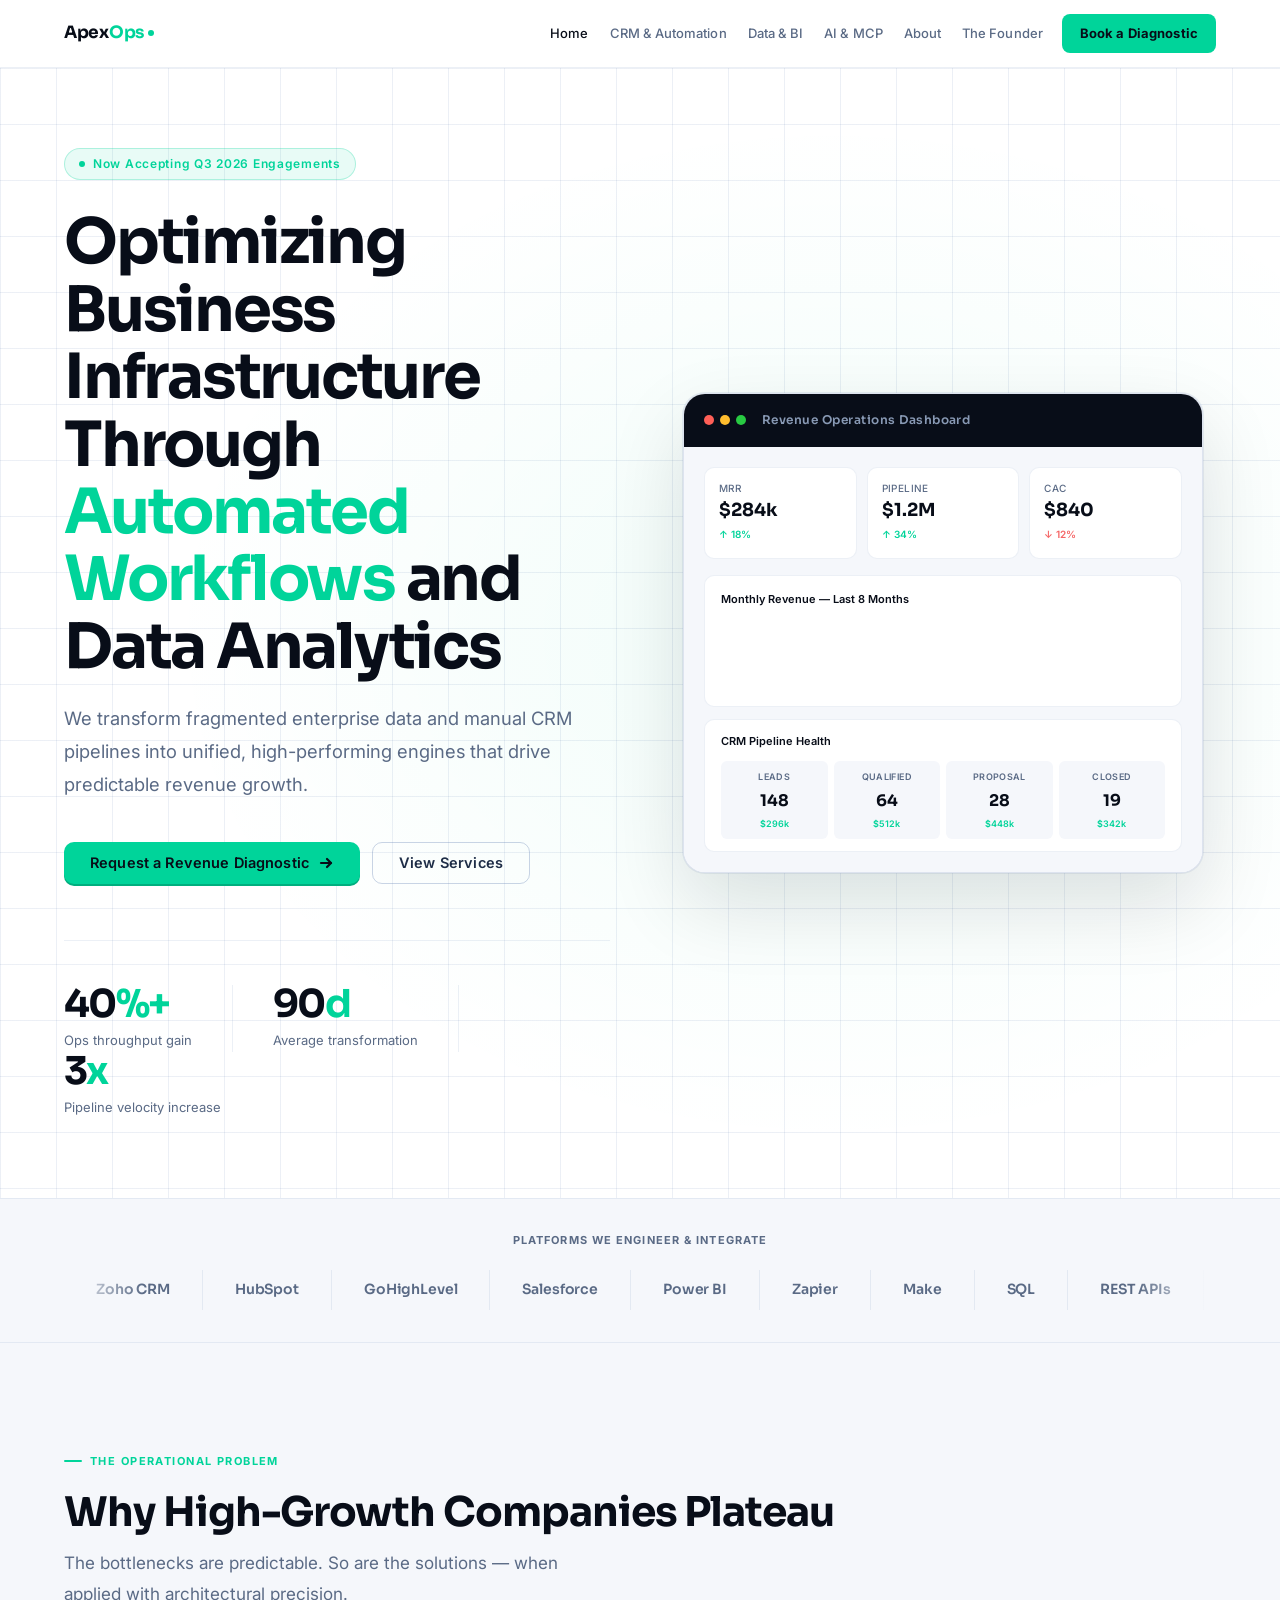
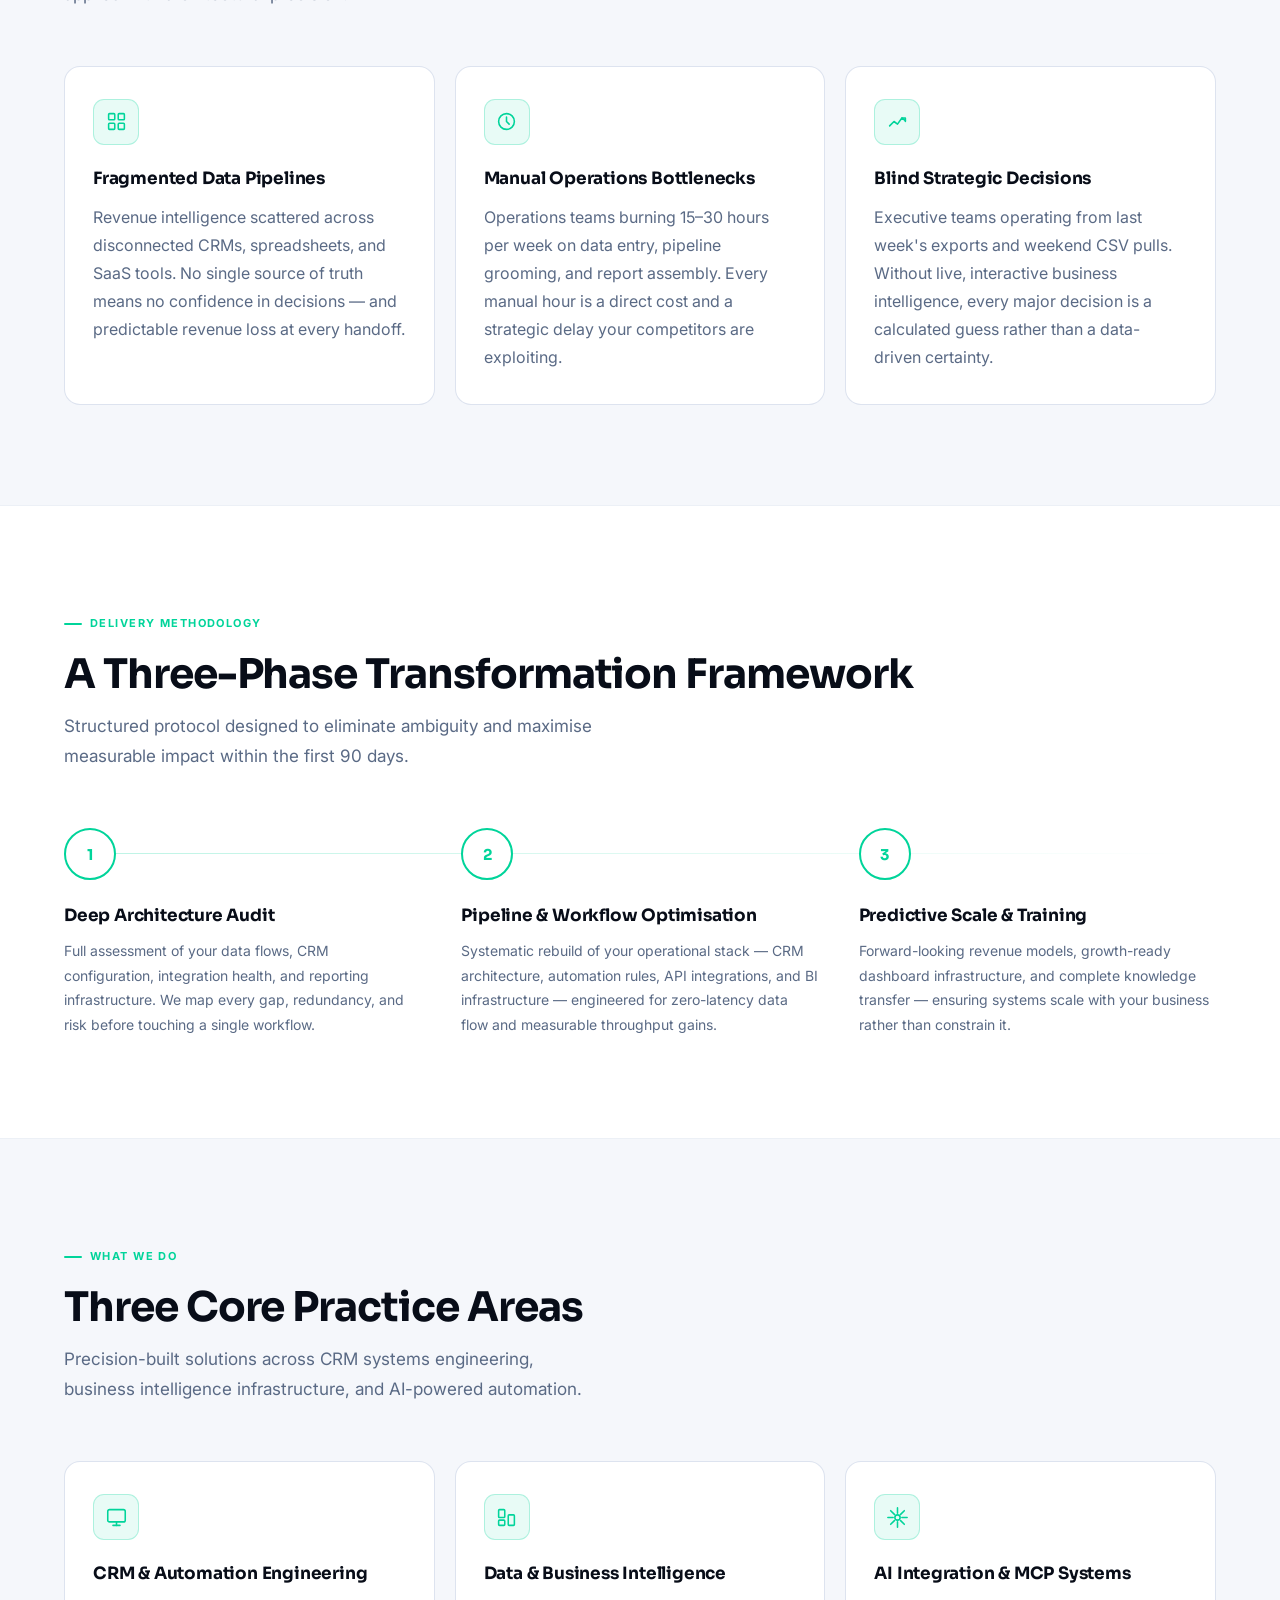
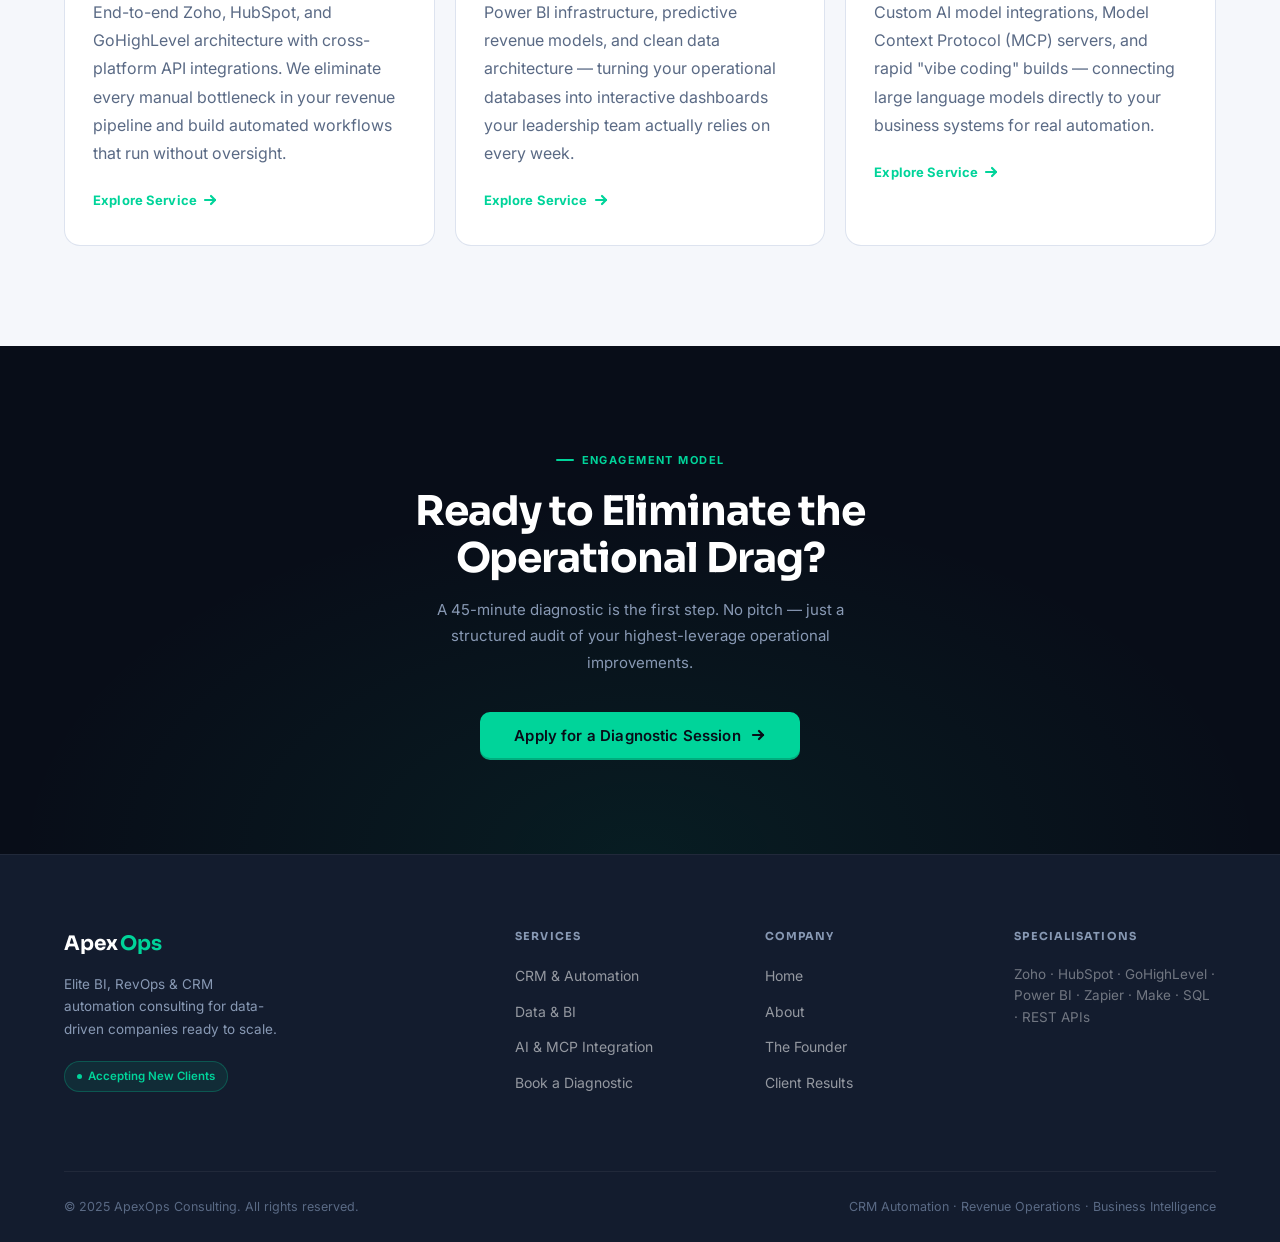
<file: index.html>
<!DOCTYPE html>
<html lang="en">
<head>
  <meta charset="UTF-8"/>
  <meta name="viewport" content="width=device-width, initial-scale=1.0"/>
  <title>CRM Automation &amp; Revenue Strategy Consultant | RevOps Analytics</title>
  <meta name="description" content="Elite Business Intelligence, Revenue Operations, and CRM Automation consulting. Transform fragmented enterprise data into unified, high-performing revenue engines."/>
  <link rel="preconnect" href="https://fonts.googleapis.com"/>
  <link rel="preconnect" href="https://fonts.gstatic.com" crossorigin/>
  <link href="https://fonts.googleapis.com/css2?family=Sora:wght@400;600;700&family=Inter:wght@400;500;600&display=swap" rel="stylesheet"/>
  <link rel="stylesheet" href="css/style.css"/>
  <link rel="icon" type="image/png" href="img/favicon.png?v=1">
</head>
<body>

<div id="site-nav"></div>

<main class="pt-nav">

  <!-- ══ HERO ══ -->
  <section class="hero" aria-labelledby="hero-h1">
    <div class="hero-bg" aria-hidden="true"></div>

    <!-- Left: copy -->
    <div class="hero-content">
      <div class="badge reveal">
        <span class="badge-dot"></span>
        Now Accepting Q3 2026 Engagements
      </div>
      <h1 id="hero-h1" class="reveal reveal-delay-1">
        Optimizing Business Infrastructure Through <em>Automated Workflows</em> and Data Analytics
      </h1>
      <p class="hero-sub reveal reveal-delay-2">
        We transform fragmented enterprise data and manual CRM pipelines into unified, high-performing engines that drive predictable revenue growth.
      </p>
      <div class="hero-actions reveal reveal-delay-3">
        <a href="schedule.html" class="btn btn-primary">
          Request a Revenue Diagnostic
          <svg class="arrow" width="16" height="16" viewBox="0 0 16 16" fill="none" stroke="currentColor" stroke-width="2.2" stroke-linecap="round" stroke-linejoin="round" aria-hidden="true"><line x1="3" y1="8" x2="13" y2="8"/><polyline points="9,4 13,8 9,12"/></svg>
        </a>
        <a href="crm.html" class="btn btn-ghost">View Services</a>
      </div>
      <div class="hero-stats reveal reveal-delay-4" role="list" aria-label="Key performance benchmarks">
        <div class="stat-item" role="listitem">
          <div class="stat-val">40<em>%+</em></div>
          <div class="stat-lbl">Ops throughput gain</div>
        </div>
        <div class="stat-item" role="listitem">
          <div class="stat-val">90<em>d</em></div>
          <div class="stat-lbl">Average transformation</div>
        </div>
        <div class="stat-item" role="listitem">
          <div class="stat-val">3<em>x</em></div>
          <div class="stat-lbl">Pipeline velocity increase</div>
        </div>
      </div>
    </div>

    <!-- Right: dashboard visual -->
    <div class="hero-visual" aria-hidden="true">
      <div class="dashboard-mock">
        <div class="dash-header">
          <div class="dash-dots">
            <span></span><span></span><span></span>
          </div>
          <span class="dash-title">Revenue Operations Dashboard</span>
        </div>
        <div class="dash-body">
          <div class="dash-kpis">
            <div class="dash-kpi">
              <div class="dash-kpi-label">MRR</div>
              <div class="dash-kpi-val">$284k</div>
              <div class="dash-kpi-delta up">↑ 18%</div>
            </div>
            <div class="dash-kpi">
              <div class="dash-kpi-label">Pipeline</div>
              <div class="dash-kpi-val">$1.2M</div>
              <div class="dash-kpi-delta up">↑ 34%</div>
            </div>
            <div class="dash-kpi">
              <div class="dash-kpi-label">CAC</div>
              <div class="dash-kpi-val">$840</div>
              <div class="dash-kpi-delta down">↓ 12%</div>
            </div>
          </div>
          <div class="dash-chart-area">
            <div class="dash-chart-label">Monthly Revenue — Last 8 Months</div>
            <div class="dash-bars">
              <div class="dash-bar"><div class="fill" style="height:42%;animation-delay:0.1s"></div></div>
              <div class="dash-bar"><div class="fill" style="height:55%;animation-delay:0.15s"></div></div>
              <div class="dash-bar"><div class="fill" style="height:48%;animation-delay:0.2s"></div></div>
              <div class="dash-bar"><div class="fill" style="height:63%;animation-delay:0.25s"></div></div>
              <div class="dash-bar"><div class="fill" style="height:58%;animation-delay:0.3s"></div></div>
              <div class="dash-bar"><div class="fill" style="height:74%;animation-delay:0.35s"></div></div>
              <div class="dash-bar active"><div class="fill" style="height:81%;animation-delay:0.4s"></div></div>
              <div class="dash-bar active"><div class="fill" style="height:92%;animation-delay:0.45s"></div></div>
            </div>
          </div>
          <div class="dash-pipeline">
            <div class="dash-pipeline-label">CRM Pipeline Health</div>
            <div class="pipe-stages">
              <div class="pipe-stage">
                <div class="pipe-stage-name">Leads</div>
                <div class="pipe-stage-count">148</div>
                <div class="pipe-stage-val">$296k</div>
              </div>
              <div class="pipe-stage">
                <div class="pipe-stage-name">Qualified</div>
                <div class="pipe-stage-count">64</div>
                <div class="pipe-stage-val">$512k</div>
              </div>
              <div class="pipe-stage">
                <div class="pipe-stage-name">Proposal</div>
                <div class="pipe-stage-count">28</div>
                <div class="pipe-stage-val">$448k</div>
              </div>
              <div class="pipe-stage">
                <div class="pipe-stage-name">Closed</div>
                <div class="pipe-stage-count">19</div>
                <div class="pipe-stage-val" style="color:#00D49A">$342k</div>
              </div>
            </div>
          </div>
        </div>
      </div>
    </div>
  </section>

  <!-- ══ TRUST STRIP ══ -->
  <div class="trust-strip">
    <p class="trust-label">Platforms We Engineer &amp; Integrate</p>
    <div class="marquee-wrapper">
      <div class="marquee-track" aria-hidden="true">
        <span class="marquee-item">Zoho CRM</span>
        <span class="marquee-item">HubSpot</span>
        <span class="marquee-item">GoHighLevel</span>
        <span class="marquee-item">Salesforce</span>
        <span class="marquee-item">Power BI</span>
        <span class="marquee-item">Zapier</span>
        <span class="marquee-item">Make</span>
        <span class="marquee-item">SQL</span>
        <span class="marquee-item">REST APIs</span>
        <span class="marquee-item">DAX</span>
        <span class="marquee-item">ActiveCampaign</span>
        <span class="marquee-item">Pipedrive</span>
        <span class="marquee-item">Claude &amp; OpenAI</span>
        <span class="marquee-item">MCP Servers</span>
        <span class="marquee-item">Vibe Coding</span>
        <span class="marquee-item">Zoho CRM</span>
        <span class="marquee-item">HubSpot</span>
        <span class="marquee-item">GoHighLevel</span>
        <span class="marquee-item">Salesforce</span>
        <span class="marquee-item">Power BI</span>
        <span class="marquee-item">Zapier</span>
        <span class="marquee-item">Make</span>
        <span class="marquee-item">SQL</span>
        <span class="marquee-item">REST APIs</span>
        <span class="marquee-item">DAX</span>
        <span class="marquee-item">ActiveCampaign</span>
        <span class="marquee-item">Pipedrive</span>
        <span class="marquee-item">Claude &amp; OpenAI</span>
        <span class="marquee-item">MCP Servers</span>
        <span class="marquee-item">Vibe Coding</span>
      </div>
    </div>
  </div>

  <!-- ══ PAIN POINTS ══ -->
  <section class="surface" aria-labelledby="pain-h2">
    <div class="section-head">
      <span class="eyebrow reveal">The Operational Problem</span>
      <h2 id="pain-h2" class="reveal reveal-delay-1">Why High-Growth Companies Plateau</h2>
      <p class="section-lead reveal reveal-delay-2">The bottlenecks are predictable. So are the solutions — when applied with architectural precision.</p>
    </div>
    <div class="card-grid" role="list">
      <article class="card reveal" role="listitem">
        <div class="card-top-bar"></div>
        <div class="card-icon" aria-hidden="true">
          <svg viewBox="0 0 24 24"><rect x="3" y="3" width="7" height="7" rx="1"/><rect x="14" y="3" width="7" height="7" rx="1"/><rect x="3" y="14" width="7" height="7" rx="1"/><rect x="14" y="14" width="7" height="7" rx="1"/></svg>
        </div>
        <h3>Fragmented Data Pipelines</h3>
        <p>Revenue intelligence scattered across disconnected CRMs, spreadsheets, and SaaS tools. No single source of truth means no confidence in decisions — and predictable revenue loss at every handoff.</p>
      </article>
      <article class="card reveal reveal-delay-1" role="listitem">
        <div class="card-top-bar"></div>
        <div class="card-icon" aria-hidden="true">
          <svg viewBox="0 0 24 24"><circle cx="12" cy="12" r="9"/><polyline points="12,7 12,12 15,15"/></svg>
        </div>
        <h3>Manual Operations Bottlenecks</h3>
        <p>Operations teams burning 15–30 hours per week on data entry, pipeline grooming, and report assembly. Every manual hour is a direct cost and a strategic delay your competitors are exploiting.</p>
      </article>
      <article class="card reveal reveal-delay-2" role="listitem">
        <div class="card-top-bar"></div>
        <div class="card-icon" aria-hidden="true">
          <svg viewBox="0 0 24 24"><polyline points="3,17 8,12 12,15 17,8 21,11"/><polyline points="17,8 21,8 21,12"/></svg>
        </div>
        <h3>Blind Strategic Decisions</h3>
        <p>Executive teams operating from last week's exports and weekend CSV pulls. Without live, interactive business intelligence, every major decision is a calculated guess rather than a data-driven certainty.</p>
      </article>
    </div>
  </section>

  <div class="divider"></div>

  <!-- ══ METHODOLOGY ══ -->
  <section aria-labelledby="method-h2">
    <div class="section-head">
      <span class="eyebrow reveal">Delivery Methodology</span>
      <h2 id="method-h2" class="reveal reveal-delay-1">A Three-Phase Transformation Framework</h2>
      <p class="section-lead reveal reveal-delay-2">Structured protocol designed to eliminate ambiguity and maximise measurable impact within the first 90 days.</p>
    </div>
    <div class="steps" role="list">
      <div class="step reveal" role="listitem">
        <div class="step-num" aria-label="Phase one">1</div>
        <h3>Deep Architecture Audit</h3>
        <p>Full assessment of your data flows, CRM configuration, integration health, and reporting infrastructure. We map every gap, redundancy, and risk before touching a single workflow.</p>
      </div>
      <div class="step reveal reveal-delay-1" role="listitem">
        <div class="step-num" aria-label="Phase two">2</div>
        <h3>Pipeline &amp; Workflow Optimisation</h3>
        <p>Systematic rebuild of your operational stack — CRM architecture, automation rules, API integrations, and BI infrastructure — engineered for zero-latency data flow and measurable throughput gains.</p>
      </div>
      <div class="step reveal reveal-delay-2" role="listitem">
        <div class="step-num" aria-label="Phase three">3</div>
        <h3>Predictive Scale &amp; Training</h3>
        <p>Forward-looking revenue models, growth-ready dashboard infrastructure, and complete knowledge transfer — ensuring systems scale with your business rather than constrain it.</p>
      </div>
    </div>
  </section>

  <div class="divider"></div>

  <!-- ══ SERVICES OVERVIEW ══ -->
  <section class="surface" aria-labelledby="services-h2">
    <div class="section-head">
      <span class="eyebrow reveal">What We Do</span>
      <h2 id="services-h2" class="reveal reveal-delay-1">Three Core Practice Areas</h2>
      <p class="section-lead reveal reveal-delay-2">Precision-built solutions across CRM systems engineering, business intelligence infrastructure, and AI-powered automation.</p>
    </div>
    <div class="card-grid">
      <a href="crm.html" class="card reveal">
        <div class="card-top-bar"></div>
        <div class="card-icon" aria-hidden="true">
          <svg viewBox="0 0 24 24"><rect x="2" y="3" width="20" height="14" rx="2"/><line x1="8" y1="21" x2="16" y2="21"/><line x1="12" y1="17" x2="12" y2="21"/></svg>
        </div>
        <h3>CRM &amp; Automation Engineering</h3>
        <p>End-to-end Zoho, HubSpot, and GoHighLevel architecture with cross-platform API integrations. We eliminate every manual bottleneck in your revenue pipeline and build automated workflows that run without oversight.</p>
        <span class="card-link-label" aria-hidden="true">
          Explore Service
          <svg width="14" height="14" viewBox="0 0 14 14" fill="none" stroke="currentColor" stroke-width="2.2" stroke-linecap="round" stroke-linejoin="round"><line x1="2" y1="7" x2="12" y2="7"/><polyline points="8,3 12,7 8,11"/></svg>
        </span>
      </a>
      <a href="bi.html" class="card reveal reveal-delay-1">
        <div class="card-top-bar"></div>
        <div class="card-icon" aria-hidden="true">
          <svg viewBox="0 0 24 24"><rect x="3" y="3" width="7" height="9" rx="1"/><rect x="14" y="9" width="7" height="12" rx="1"/><rect x="3" y="15" width="7" height="6" rx="1"/></svg>
        </div>
        <h3>Data &amp; Business Intelligence</h3>
        <p>Power BI infrastructure, predictive revenue models, and clean data architecture — turning your operational databases into interactive dashboards your leadership team actually relies on every week.</p>
        <span class="card-link-label" aria-hidden="true">
          Explore Service
          <svg width="14" height="14" viewBox="0 0 14 14" fill="none" stroke="currentColor" stroke-width="2.2" stroke-linecap="round" stroke-linejoin="round"><line x1="2" y1="7" x2="12" y2="7"/><polyline points="8,3 12,7 8,11"/></svg>
        </span>
      </a>
      <a href="ai.html" class="card reveal reveal-delay-2">
        <div class="card-top-bar"></div>
        <div class="card-icon" aria-hidden="true">
          <svg viewBox="0 0 24 24"><circle cx="12" cy="12" r="3"/><path d="M12 1v6m0 10v6M4.22 4.22l4.24 4.24m7.08 7.08 4.24 4.24M1 12h6m10 0h6M4.22 19.78l4.24-4.24m7.08-7.08 4.24-4.24"/></svg>
        </div>
        <h3>AI Integration &amp; MCP Systems</h3>
        <p>Custom AI model integrations, Model Context Protocol (MCP) servers, and rapid "vibe coding" builds — connecting large language models directly to your business systems for real automation.</p>
        <span class="card-link-label" aria-hidden="true">
          Explore Service
          <svg width="14" height="14" viewBox="0 0 14 14" fill="none" stroke="currentColor" stroke-width="2.2" stroke-linecap="round" stroke-linejoin="round"><line x1="2" y1="7" x2="12" y2="7"/><polyline points="8,3 12,7 8,11"/></svg>
        </span>
      </a>
    </div>
  </section>

  <!-- ══ CTA BAND ══ -->
  <section class="cta-band" aria-labelledby="cta-h2">
    <span class="eyebrow reveal">Engagement Model</span>
    <h2 id="cta-h2" class="reveal reveal-delay-1">Ready to Eliminate the Operational Drag?</h2>
    <p class="reveal reveal-delay-2">A 45-minute diagnostic is the first step. No pitch — just a structured audit of your highest-leverage operational improvements.</p>
    <a href="schedule.html" class="btn btn-primary reveal reveal-delay-3" style="font-size:15px;padding:15px 34px;">
      Apply for a Diagnostic Session
      <svg class="arrow" width="16" height="16" viewBox="0 0 16 16" fill="none" stroke="currentColor" stroke-width="2.2" stroke-linecap="round" stroke-linejoin="round" aria-hidden="true"><line x1="3" y1="8" x2="13" y2="8"/><polyline points="9,4 13,8 9,12"/></svg>
    </a>
  </section>

</main>

<div id="site-footer"></div>
<script src="js/nav-inject.js"></script>
<script src="js/shared.js"></script>
</body>
</html>
</file>
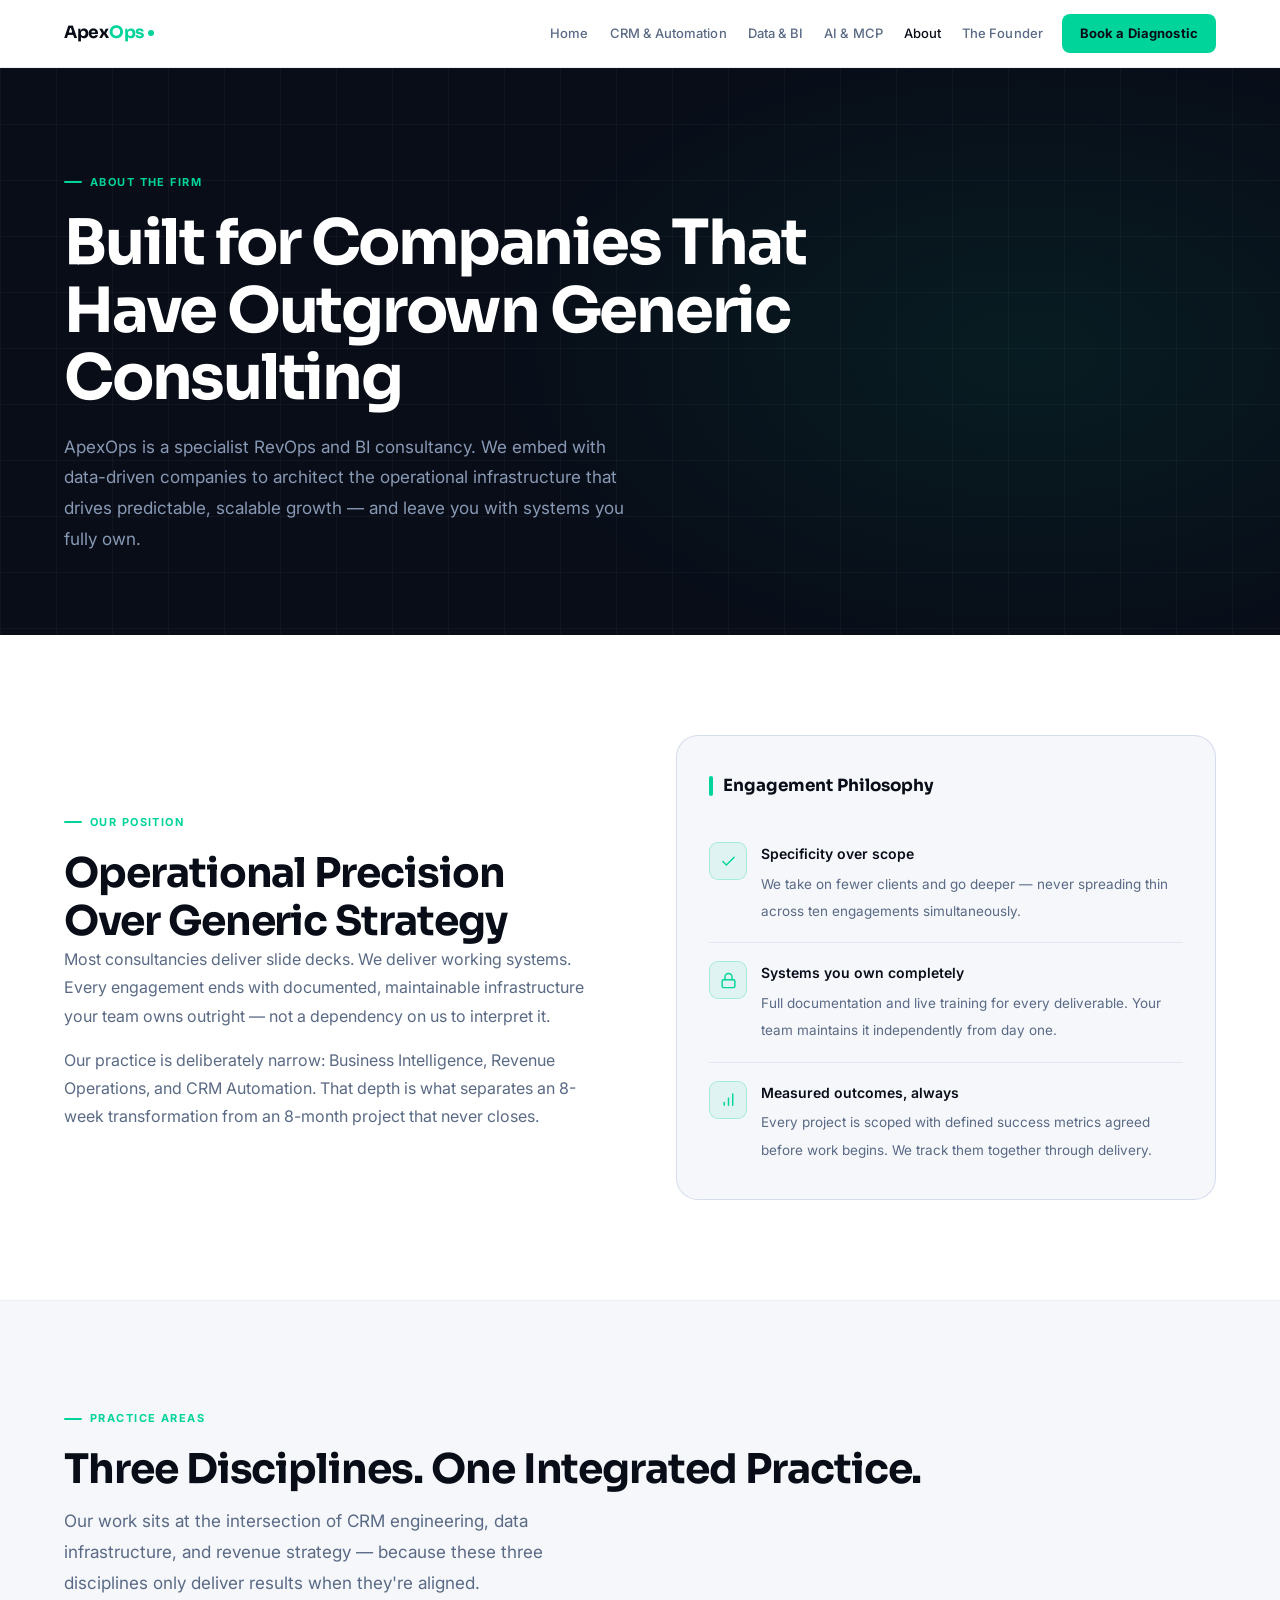
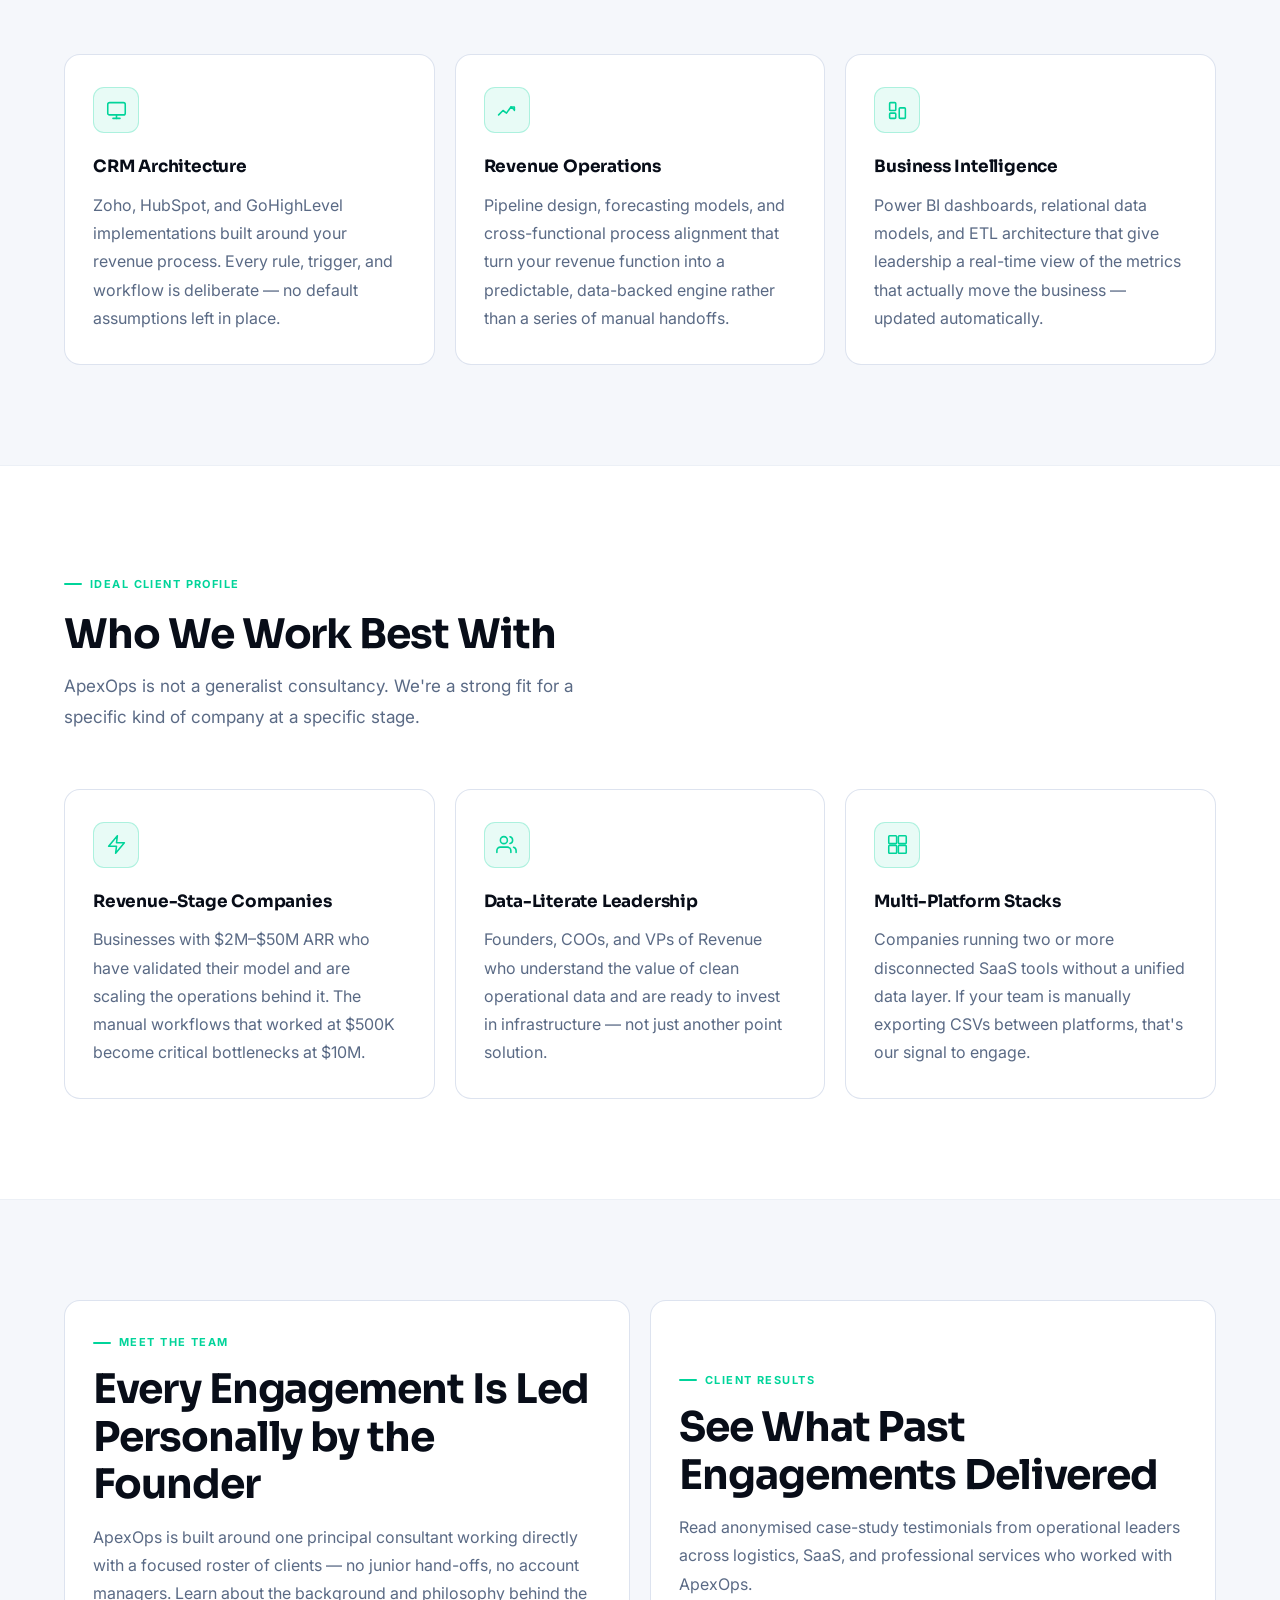
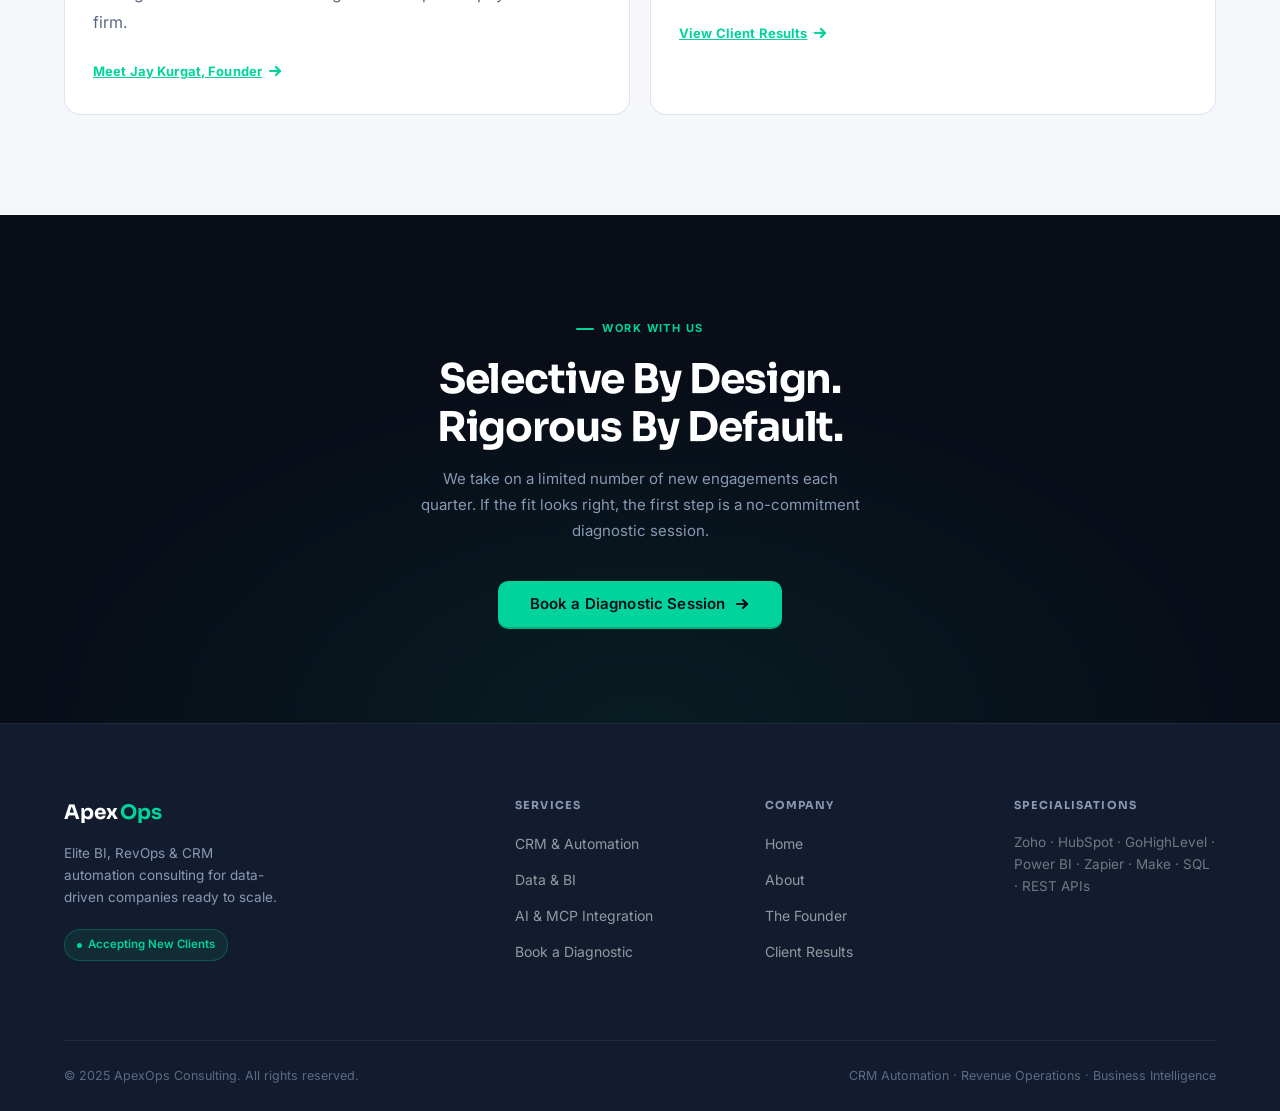
<file: about.html>
<!DOCTYPE html>
<html lang="en">
<head>
  <meta charset="UTF-8"/>
  <meta name="viewport" content="width=device-width, initial-scale=1.0"/>
  <title>About ApexOps | Elite RevOps &amp; BI Consulting Firm</title>
  <meta name="description" content="ApexOps is a specialist Revenue Operations and Business Intelligence consultancy that embeds with data-driven companies to architect the infrastructure driving predictable growth."/>
  <link rel="preconnect" href="https://fonts.googleapis.com"/>
  <link rel="preconnect" href="https://fonts.gstatic.com" crossorigin/>
  <link href="https://fonts.googleapis.com/css2?family=Sora:wght@400;600;700&family=Inter:wght@400;500;600&display=swap" rel="stylesheet"/>
  <link rel="stylesheet" href="css/style.css"/>
</head>
<body>

<div id="site-nav"></div>

<main class="pt-nav">

  <!-- PAGE HEADER -->
  <header class="page-header" aria-labelledby="about-h1">
    <span class="eyebrow">About the Firm</span>
    <h1 id="about-h1">Built for Companies That Have Outgrown Generic Consulting</h1>
    <p>ApexOps is a specialist RevOps and BI consultancy. We embed with data-driven companies to architect the operational infrastructure that drives predictable, scalable growth — and leave you with systems you fully own.</p>
  </header>

  <!-- MISSION / PHILOSOPHY -->
  <section aria-labelledby="mission-h2">
    <div class="two-col">
      <div>
        <span class="eyebrow reveal">Our Position</span>
        <h2 id="mission-h2" class="reveal reveal-delay-1">Operational Precision Over Generic Strategy</h2>
        <p class="reveal reveal-delay-2" style="margin-bottom:16px;">Most consultancies deliver slide decks. We deliver working systems. Every engagement ends with documented, maintainable infrastructure your team owns outright — not a dependency on us to interpret it.</p>
        <p class="reveal reveal-delay-3">Our practice is deliberately narrow: Business Intelligence, Revenue Operations, and CRM Automation. That depth is what separates an 8-week transformation from an 8-month project that never closes.</p>
      </div>
      <div class="reveal reveal-delay-2">
        <div class="phil-box">
          <div class="phil-box-title">Engagement Philosophy</div>
          <ul class="value-list" aria-label="Core principles">
            <li>
              <div class="value-icon" aria-hidden="true">
                <svg viewBox="0 0 24 24"><polyline points="20,6 9,17 4,12"/></svg>
              </div>
              <div class="value-text">
                <strong>Specificity over scope</strong>
                <span>We take on fewer clients and go deeper — never spreading thin across ten engagements simultaneously.</span>
              </div>
            </li>
            <li>
              <div class="value-icon" aria-hidden="true">
                <svg viewBox="0 0 24 24"><rect x="3" y="11" width="18" height="11" rx="2"/><path d="M7 11V7a5 5 0 0 1 10 0v4"/></svg>
              </div>
              <div class="value-text">
                <strong>Systems you own completely</strong>
                <span>Full documentation and live training for every deliverable. Your team maintains it independently from day one.</span>
              </div>
            </li>
            <li>
              <div class="value-icon" aria-hidden="true">
                <svg viewBox="0 0 24 24"><line x1="12" y1="20" x2="12" y2="10"/><line x1="18" y1="20" x2="18" y2="4"/><line x1="6" y1="20" x2="6" y2="16"/></svg>
              </div>
              <div class="value-text">
                <strong>Measured outcomes, always</strong>
                <span>Every project is scoped with defined success metrics agreed before work begins. We track them together through delivery.</span>
              </div>
            </li>
          </ul>
        </div>
      </div>
    </div>
  </section>

  <div class="divider"></div>

  <!-- PRACTICE AREAS -->
  <section class="surface" aria-labelledby="practice-h2">
    <div class="section-head">
      <span class="eyebrow reveal">Practice Areas</span>
      <h2 id="practice-h2" class="reveal reveal-delay-1">Three Disciplines. One Integrated Practice.</h2>
      <p class="section-lead reveal reveal-delay-2">Our work sits at the intersection of CRM engineering, data infrastructure, and revenue strategy — because these three disciplines only deliver results when they're aligned.</p>
    </div>
    <div class="card-grid">
      <div class="card reveal">
        <div class="card-top-bar"></div>
        <div class="card-icon" aria-hidden="true">
          <svg viewBox="0 0 24 24"><rect x="2" y="3" width="20" height="14" rx="2"/><line x1="8" y1="21" x2="16" y2="21"/><line x1="12" y1="17" x2="12" y2="21"/></svg>
        </div>
        <h3>CRM Architecture</h3>
        <p>Zoho, HubSpot, and GoHighLevel implementations built around your revenue process. Every rule, trigger, and workflow is deliberate — no default assumptions left in place.</p>
      </div>
      <div class="card reveal reveal-delay-1">
        <div class="card-top-bar"></div>
        <div class="card-icon" aria-hidden="true">
          <svg viewBox="0 0 24 24"><polyline points="3,17 8,12 12,15 17,8 21,11"/><polyline points="17,8 21,8 21,12"/></svg>
        </div>
        <h3>Revenue Operations</h3>
        <p>Pipeline design, forecasting models, and cross-functional process alignment that turn your revenue function into a predictable, data-backed engine rather than a series of manual handoffs.</p>
      </div>
      <div class="card reveal reveal-delay-2">
        <div class="card-top-bar"></div>
        <div class="card-icon" aria-hidden="true">
          <svg viewBox="0 0 24 24"><rect x="3" y="3" width="7" height="9" rx="1"/><rect x="14" y="9" width="7" height="12" rx="1"/><rect x="3" y="15" width="7" height="6" rx="1"/></svg>
        </div>
        <h3>Business Intelligence</h3>
        <p>Power BI dashboards, relational data models, and ETL architecture that give leadership a real-time view of the metrics that actually move the business — updated automatically.</p>
      </div>
    </div>
  </section>

  <div class="divider"></div>

  <!-- IDEAL CLIENT -->
  <section aria-labelledby="ideal-h2">
    <div class="section-head">
      <span class="eyebrow reveal">Ideal Client Profile</span>
      <h2 id="ideal-h2" class="reveal reveal-delay-1">Who We Work Best With</h2>
      <p class="section-lead reveal reveal-delay-2">ApexOps is not a generalist consultancy. We're a strong fit for a specific kind of company at a specific stage.</p>
    </div>
    <div class="card-grid">
      <div class="card reveal">
        <div class="card-top-bar"></div>
        <div class="card-icon" aria-hidden="true">
          <svg viewBox="0 0 24 24"><path d="M13 2L3 14h9l-1 8 10-12h-9l1-8z"/></svg>
        </div>
        <h3>Revenue-Stage Companies</h3>
        <p>Businesses with $2M–$50M ARR who have validated their model and are scaling the operations behind it. The manual workflows that worked at $500K become critical bottlenecks at $10M.</p>
      </div>
      <div class="card reveal reveal-delay-1">
        <div class="card-top-bar"></div>
        <div class="card-icon" aria-hidden="true">
          <svg viewBox="0 0 24 24"><path d="M17 21v-2a4 4 0 0 0-4-4H5a4 4 0 0 0-4 4v2"/><circle cx="9" cy="7" r="4"/><path d="M23 21v-2a4 4 0 0 0-3-3.87"/><path d="M16 3.13a4 4 0 0 1 0 7.75"/></svg>
        </div>
        <h3>Data-Literate Leadership</h3>
        <p>Founders, COOs, and VPs of Revenue who understand the value of clean operational data and are ready to invest in infrastructure — not just another point solution.</p>
      </div>
      <div class="card reveal reveal-delay-2">
        <div class="card-top-bar"></div>
        <div class="card-icon" aria-hidden="true">
          <svg viewBox="0 0 24 24"><rect x="2" y="2" width="9" height="9" rx="1"/><rect x="13" y="2" width="9" height="9" rx="1"/><rect x="2" y="13" width="9" height="9" rx="1"/><rect x="13" y="13" width="9" height="9" rx="1"/></svg>
        </div>
        <h3>Multi-Platform Stacks</h3>
        <p>Companies running two or more disconnected SaaS tools without a unified data layer. If your team is manually exporting CSVs between platforms, that's our signal to engage.</p>
      </div>
    </div>
  </section>

  <div class="divider"></div>

  <!-- FOUNDER TEASER -->
  <section class="surface" aria-labelledby="founder-teaser-h2">
    <div class="card-grid-2">
      <div class="card reveal" style="display:flex;flex-direction:column;justify-content:center;">
        <div class="card-top-bar"></div>
        <span class="eyebrow" style="margin-bottom:14px;">Meet the Team</span>
        <h2 id="founder-teaser-h2" style="margin-bottom:14px;">Every Engagement Is Led Personally by the Founder</h2>
        <p style="margin-bottom:24px;">ApexOps is built around one principal consultant working directly with a focused roster of clients — no junior hand-offs, no account managers. Learn about the background and philosophy behind the firm.</p>
        <a href="founder.html" class="card-link-label" style="margin-top:0;">
          Meet Jay Kurgat, Founder
          <svg width="14" height="14" viewBox="0 0 14 14" fill="none" stroke="currentColor" stroke-width="2.2" stroke-linecap="round" stroke-linejoin="round"><line x1="2" y1="7" x2="12" y2="7"/><polyline points="8,3 12,7 8,11"/></svg>
        </a>
      </div>
      <div class="card reveal reveal-delay-1" style="display:flex;flex-direction:column;justify-content:center;">
        <div class="card-top-bar"></div>
        <span class="eyebrow" style="margin-bottom:14px;">Client Results</span>
        <h2 style="margin-bottom:14px;">See What Past Engagements Delivered</h2>
        <p style="margin-bottom:24px;">Read anonymised case-study testimonials from operational leaders across logistics, SaaS, and professional services who worked with ApexOps.</p>
        <a href="contact.html" class="card-link-label" style="margin-top:0;">
          View Client Results
          <svg width="14" height="14" viewBox="0 0 14 14" fill="none" stroke="currentColor" stroke-width="2.2" stroke-linecap="round" stroke-linejoin="round"><line x1="2" y1="7" x2="12" y2="7"/><polyline points="8,3 12,7 8,11"/></svg>
        </a>
      </div>
    </div>
  </section>

  <!-- CTA -->
  <section class="cta-band" aria-labelledby="about-cta-h2">
    <span class="eyebrow reveal">Work With Us</span>
    <h2 id="about-cta-h2" class="reveal reveal-delay-1">Selective By Design. Rigorous By Default.</h2>
    <p class="reveal reveal-delay-2">We take on a limited number of new engagements each quarter. If the fit looks right, the first step is a no-commitment diagnostic session.</p>
    <a href="schedule.html" class="btn btn-primary reveal reveal-delay-3" style="font-size:15px;padding:15px 32px;">
      Book a Diagnostic Session
      <svg class="arrow" width="16" height="16" viewBox="0 0 16 16" fill="none" stroke="currentColor" stroke-width="2.2" stroke-linecap="round" stroke-linejoin="round" aria-hidden="true"><line x1="3" y1="8" x2="13" y2="8"/><polyline points="9,4 13,8 9,12"/></svg>
    </a>
  </section>

</main>

<div id="site-footer"></div>
<script src="js/nav-inject.js"></script>
<script src="js/shared.js"></script>
</body>
</html>
</file>
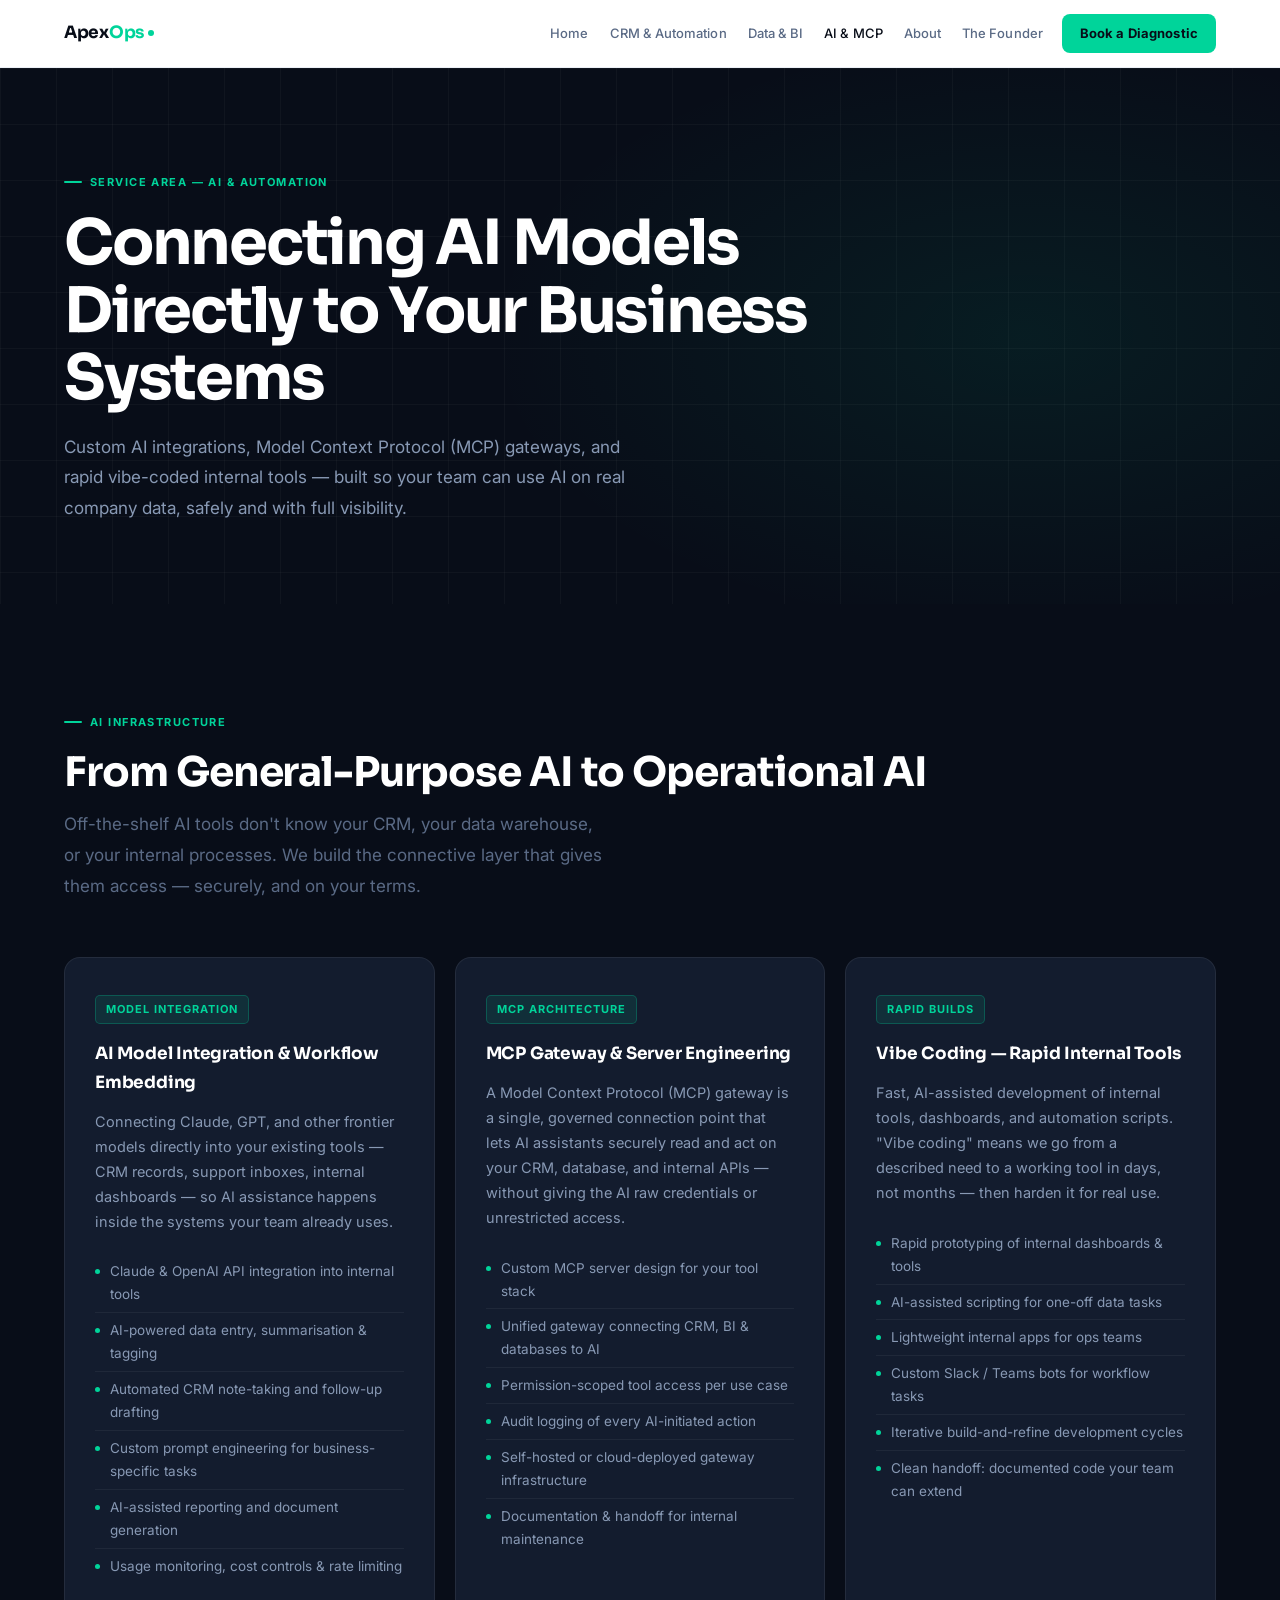
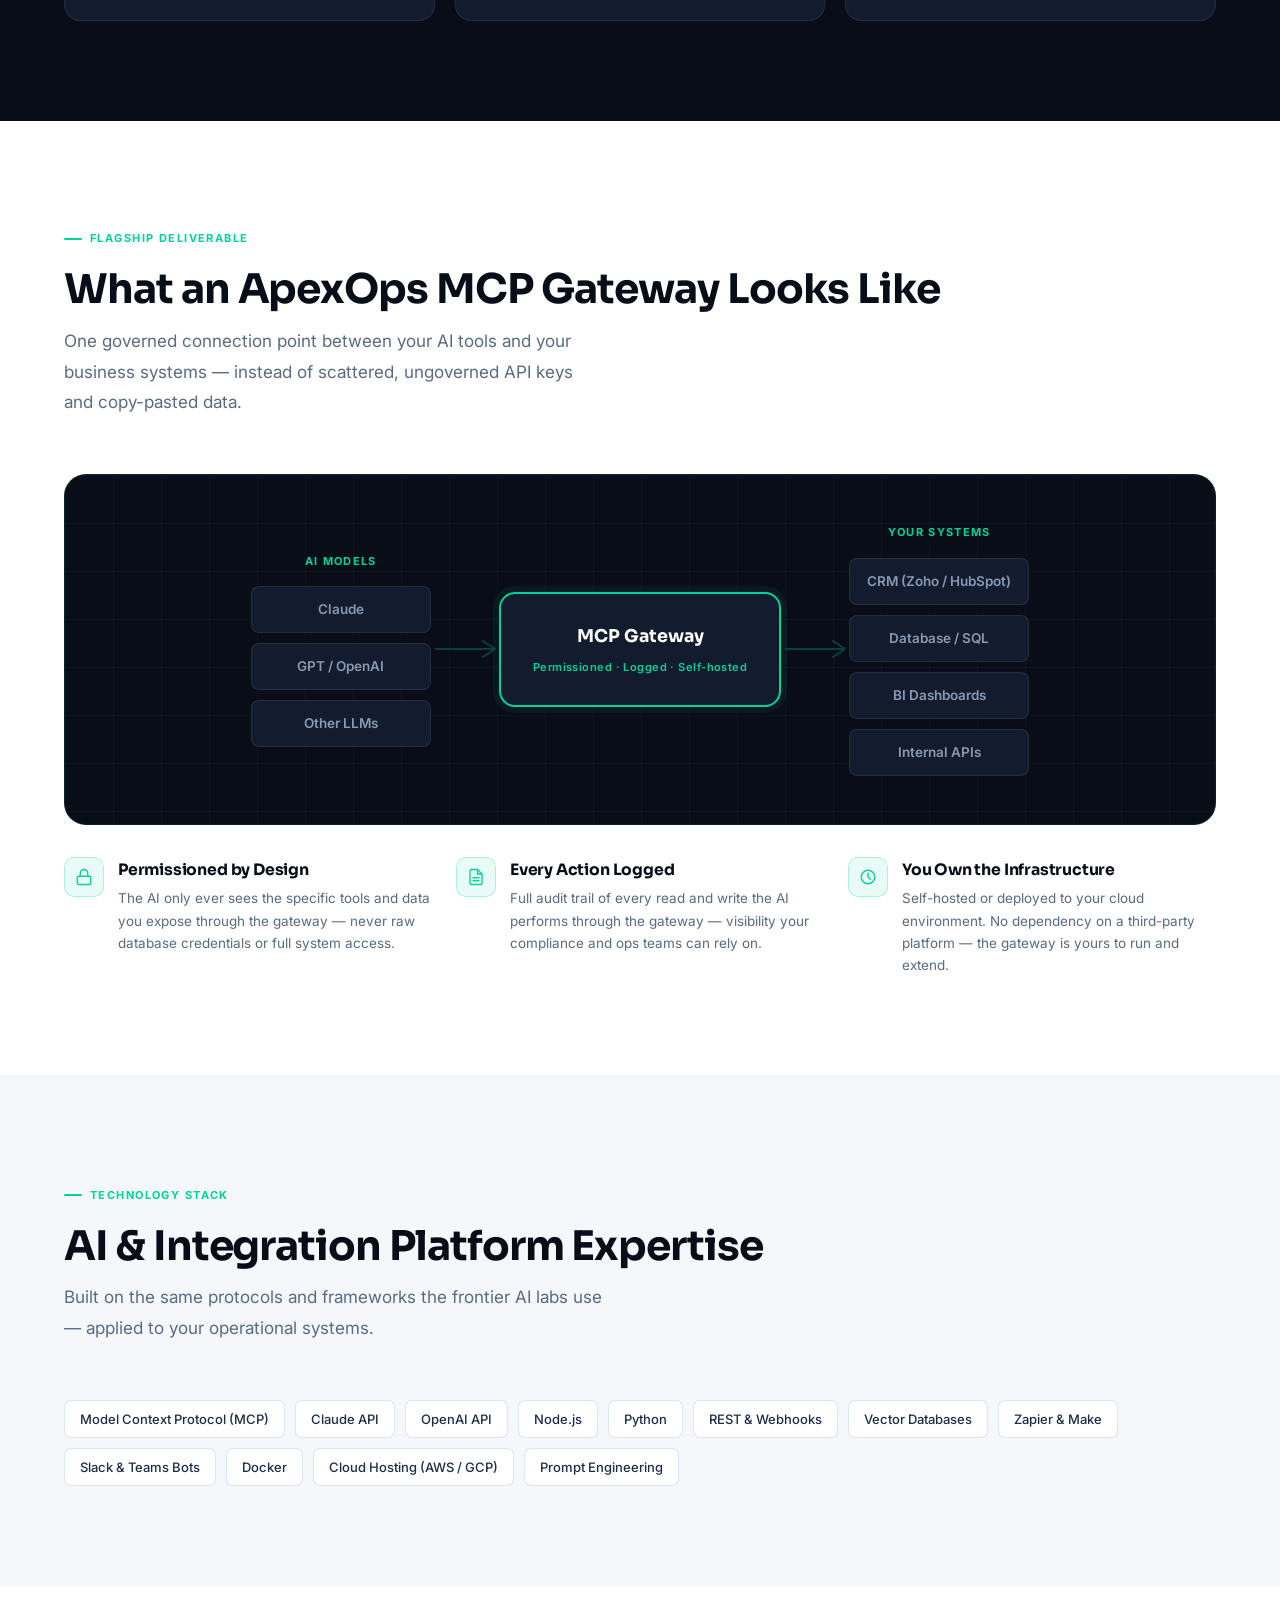
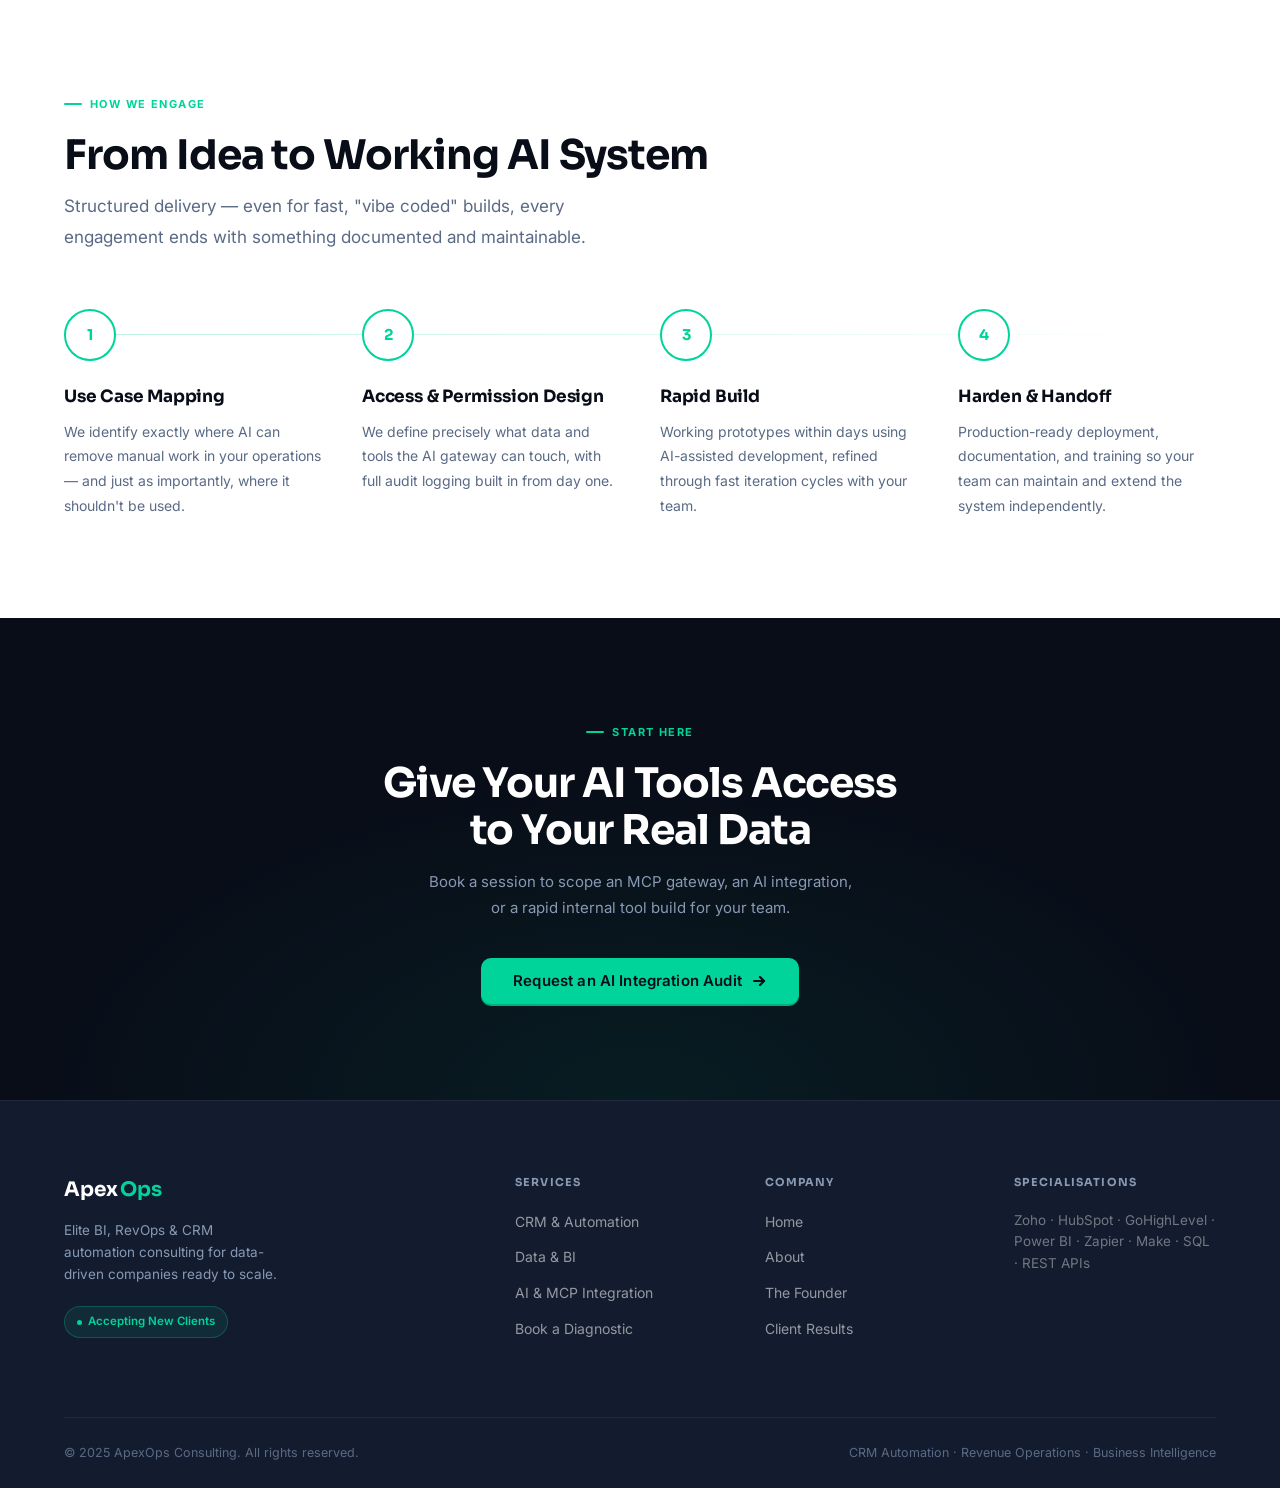
<file: ai.html>
<!DOCTYPE html>
<html lang="en">
<head>
  <meta charset="UTF-8"/>
  <meta name="viewport" content="width=device-width, initial-scale=1.0"/>
  <title>AI Integration, MCP Gateways &amp; Vibe Coding Services | ApexOps</title>
  <meta name="description" content="Custom AI model integrations, Model Context Protocol (MCP) gateways, and rapid vibe-coded internal tools — connecting large language models directly to your CRM, BI, and operational systems."/>
  <link rel="preconnect" href="https://fonts.googleapis.com"/>
  <link rel="preconnect" href="https://fonts.gstatic.com" crossorigin/>
  <link href="https://fonts.googleapis.com/css2?family=Sora:wght@400;600;700&family=Inter:wght@400;500;600&display=swap" rel="stylesheet"/>
  <link rel="stylesheet" href="css/style.css"/>
</head>
<body>

<div id="site-nav"></div>

<main class="pt-nav">

  <header class="page-header" aria-labelledby="ai-h1">
    <span class="eyebrow">Service Area — AI &amp; Automation</span>
    <h1 id="ai-h1">Connecting AI Models Directly to Your Business Systems</h1>
    <p>Custom AI integrations, Model Context Protocol (MCP) gateways, and rapid vibe-coded internal tools — built so your team can use AI on real company data, safely and with full visibility.</p>
  </header>

  <!-- SERVICE CARDS -->
  <section class="dark" aria-labelledby="ai-s-h2">
    <div class="section-head">
      <span class="eyebrow reveal">AI Infrastructure</span>
      <h2 id="ai-s-h2" style="color:var(--white);" class="reveal reveal-delay-1">From General-Purpose AI to Operational AI</h2>
      <p class="section-lead reveal reveal-delay-2">Off-the-shelf AI tools don't know your CRM, your data warehouse, or your internal processes. We build the connective layer that gives them access — securely, and on your terms.</p>
    </div>
    <div class="card-grid" role="list">
      <article class="card-dark reveal" role="listitem">
        <div class="card-dark-bar"></div>
        <div class="card-tag">Model Integration</div>
        <h3>AI Model Integration &amp; Workflow Embedding</h3>
        <p>Connecting Claude, GPT, and other frontier models directly into your existing tools — CRM records, support inboxes, internal dashboards — so AI assistance happens inside the systems your team already uses.</p>
        <ul aria-label="AI model integration deliverables">
          <li>Claude &amp; OpenAI API integration into internal tools</li>
          <li>AI-powered data entry, summarisation &amp; tagging</li>
          <li>Automated CRM note-taking and follow-up drafting</li>
          <li>Custom prompt engineering for business-specific tasks</li>
          <li>AI-assisted reporting and document generation</li>
          <li>Usage monitoring, cost controls &amp; rate limiting</li>
        </ul>
      </article>
      <article class="card-dark reveal reveal-delay-1" role="listitem">
        <div class="card-dark-bar"></div>
        <div class="card-tag">MCP Architecture</div>
        <h3>MCP Gateway &amp; Server Engineering</h3>
        <p>A Model Context Protocol (MCP) gateway is a single, governed connection point that lets AI assistants securely read and act on your CRM, database, and internal APIs — without giving the AI raw credentials or unrestricted access.</p>
        <ul aria-label="MCP gateway deliverables">
          <li>Custom MCP server design for your tool stack</li>
          <li>Unified gateway connecting CRM, BI &amp; databases to AI</li>
          <li>Permission-scoped tool access per use case</li>
          <li>Audit logging of every AI-initiated action</li>
          <li>Self-hosted or cloud-deployed gateway infrastructure</li>
          <li>Documentation &amp; handoff for internal maintenance</li>
        </ul>
      </article>
      <article class="card-dark reveal reveal-delay-2" role="listitem">
        <div class="card-dark-bar"></div>
        <div class="card-tag">Rapid Builds</div>
        <h3>Vibe Coding — Rapid Internal Tools</h3>
        <p>Fast, AI-assisted development of internal tools, dashboards, and automation scripts. "Vibe coding" means we go from a described need to a working tool in days, not months — then harden it for real use.</p>
        <ul aria-label="Vibe coding deliverables">
          <li>Rapid prototyping of internal dashboards &amp; tools</li>
          <li>AI-assisted scripting for one-off data tasks</li>
          <li>Lightweight internal apps for ops teams</li>
          <li>Custom Slack / Teams bots for workflow tasks</li>
          <li>Iterative build-and-refine development cycles</li>
          <li>Clean handoff: documented code your team can extend</li>
        </ul>
      </article>
    </div>
  </section>

  <!-- MCP GATEWAY DIAGRAM -->
  <section aria-labelledby="gateway-h2">
    <div class="section-head">
      <span class="eyebrow reveal">Flagship Deliverable</span>
      <h2 id="gateway-h2" class="reveal reveal-delay-1">What an ApexOps MCP Gateway Looks Like</h2>
      <p class="section-lead reveal reveal-delay-2">One governed connection point between your AI tools and your business systems — instead of scattered, ungoverned API keys and copy-pasted data.</p>
    </div>

    <div class="gateway-diagram reveal reveal-delay-2" role="img" aria-label="Diagram showing AI models on the left connecting through an ApexOps MCP Gateway in the centre, which connects to CRM, Database, BI Dashboard, and Internal APIs on the right">
      <div class="gateway-col">
        <div class="gateway-label">AI Models</div>
        <div class="gateway-node">Claude</div>
        <div class="gateway-node">GPT / OpenAI</div>
        <div class="gateway-node">Other LLMs</div>
      </div>
      <div class="gateway-arrows" aria-hidden="true">
        <svg viewBox="0 0 60 24" preserveAspectRatio="none"><path d="M0 12 H60 M48 4 L60 12 L48 20" fill="none" stroke="currentColor" stroke-width="2" stroke-linecap="round" stroke-linejoin="round"/></svg>
      </div>
      <div class="gateway-center">
        <div class="gateway-center-label">MCP Gateway</div>
        <div class="gateway-center-sub">Permissioned · Logged · Self-hosted</div>
        <div class="gateway-center-pulse" aria-hidden="true"></div>
      </div>
      <div class="gateway-arrows" aria-hidden="true">
        <svg viewBox="0 0 60 24" preserveAspectRatio="none"><path d="M0 12 H60 M48 4 L60 12 L48 20" fill="none" stroke="currentColor" stroke-width="2" stroke-linecap="round" stroke-linejoin="round"/></svg>
      </div>
      <div class="gateway-col">
        <div class="gateway-label">Your Systems</div>
        <div class="gateway-node">CRM (Zoho / HubSpot)</div>
        <div class="gateway-node">Database / SQL</div>
        <div class="gateway-node">BI Dashboards</div>
        <div class="gateway-node">Internal APIs</div>
      </div>
    </div>

    <div class="gateway-notes reveal reveal-delay-3">
      <div class="gateway-note">
        <div class="gateway-note-icon" aria-hidden="true">
          <svg viewBox="0 0 24 24"><rect x="3" y="11" width="18" height="11" rx="2"/><path d="M7 11V7a5 5 0 0 1 10 0v4"/></svg>
        </div>
        <div>
          <h3>Permissioned by Design</h3>
          <p>The AI only ever sees the specific tools and data you expose through the gateway — never raw database credentials or full system access.</p>
        </div>
      </div>
      <div class="gateway-note">
        <div class="gateway-note-icon" aria-hidden="true">
          <svg viewBox="0 0 24 24"><path d="M14 2H6a2 2 0 0 0-2 2v16a2 2 0 0 0 2 2h12a2 2 0 0 0 2-2V8z"/><polyline points="14,2 14,8 20,8"/><line x1="16" y1="13" x2="8" y2="13"/><line x1="16" y1="17" x2="8" y2="17"/></svg>
        </div>
        <div>
          <h3>Every Action Logged</h3>
          <p>Full audit trail of every read and write the AI performs through the gateway — visibility your compliance and ops teams can rely on.</p>
        </div>
      </div>
      <div class="gateway-note">
        <div class="gateway-note-icon" aria-hidden="true">
          <svg viewBox="0 0 24 24"><circle cx="12" cy="12" r="9"/><polyline points="12,7 12,12 15,15"/></svg>
        </div>
        <div>
          <h3>You Own the Infrastructure</h3>
          <p>Self-hosted or deployed to your cloud environment. No dependency on a third-party platform — the gateway is yours to run and extend.</p>
        </div>
      </div>
    </div>
  </section>

  <div class="divider"></div>

  <!-- TECH STACK -->
  <section class="surface" aria-labelledby="ai-stack-h2">
    <div class="section-head">
      <span class="eyebrow reveal">Technology Stack</span>
      <h2 id="ai-stack-h2" class="reveal reveal-delay-1">AI &amp; Integration Platform Expertise</h2>
      <p class="section-lead reveal reveal-delay-2">Built on the same protocols and frameworks the frontier AI labs use — applied to your operational systems.</p>
    </div>
    <div class="tag-cloud reveal reveal-delay-3">
      <span class="tag">Model Context Protocol (MCP)</span>
      <span class="tag">Claude API</span>
      <span class="tag">OpenAI API</span>
      <span class="tag">Node.js</span>
      <span class="tag">Python</span>
      <span class="tag">REST &amp; Webhooks</span>
      <span class="tag">Vector Databases</span>
      <span class="tag">Zapier &amp; Make</span>
      <span class="tag">Slack &amp; Teams Bots</span>
      <span class="tag">Docker</span>
      <span class="tag">Cloud Hosting (AWS / GCP)</span>
      <span class="tag">Prompt Engineering</span>
    </div>
  </section>

  <!-- PROCESS -->
  <section aria-labelledby="ai-proc-h2">
    <div class="section-head">
      <span class="eyebrow reveal">How We Engage</span>
      <h2 id="ai-proc-h2" class="reveal reveal-delay-1">From Idea to Working AI System</h2>
      <p class="section-lead reveal reveal-delay-2">Structured delivery — even for fast, "vibe coded" builds, every engagement ends with something documented and maintainable.</p>
    </div>
    <div class="steps" role="list">
      <div class="step reveal" role="listitem">
        <div class="step-num">1</div>
        <h3>Use Case Mapping</h3>
        <p>We identify exactly where AI can remove manual work in your operations — and just as importantly, where it shouldn't be used.</p>
      </div>
      <div class="step reveal reveal-delay-1" role="listitem">
        <div class="step-num">2</div>
        <h3>Access &amp; Permission Design</h3>
        <p>We define precisely what data and tools the AI gateway can touch, with full audit logging built in from day one.</p>
      </div>
      <div class="step reveal reveal-delay-2" role="listitem">
        <div class="step-num">3</div>
        <h3>Rapid Build</h3>
        <p>Working prototypes within days using AI-assisted development, refined through fast iteration cycles with your team.</p>
      </div>
      <div class="step reveal reveal-delay-3" role="listitem">
        <div class="step-num">4</div>
        <h3>Harden &amp; Handoff</h3>
        <p>Production-ready deployment, documentation, and training so your team can maintain and extend the system independently.</p>
      </div>
    </div>
  </section>

  <section class="cta-band" aria-labelledby="ai-cta-h2">
    <span class="eyebrow reveal">Start Here</span>
    <h2 id="ai-cta-h2" class="reveal reveal-delay-1">Give Your AI Tools Access to Your Real Data</h2>
    <p class="reveal reveal-delay-2">Book a session to scope an MCP gateway, an AI integration, or a rapid internal tool build for your team.</p>
    <a href="schedule.html" class="btn btn-primary reveal reveal-delay-3" style="font-size:15px;padding:15px 32px;">
      Request an AI Integration Audit
      <svg class="arrow" width="16" height="16" viewBox="0 0 16 16" fill="none" stroke="currentColor" stroke-width="2.2" stroke-linecap="round" stroke-linejoin="round" aria-hidden="true"><line x1="3" y1="8" x2="13" y2="8"/><polyline points="9,4 13,8 9,12"/></svg>
    </a>
  </section>

</main>

<div id="site-footer"></div>
<script src="js/nav-inject.js"></script>
<script src="js/shared.js"></script>
</body>
</html>
</file>
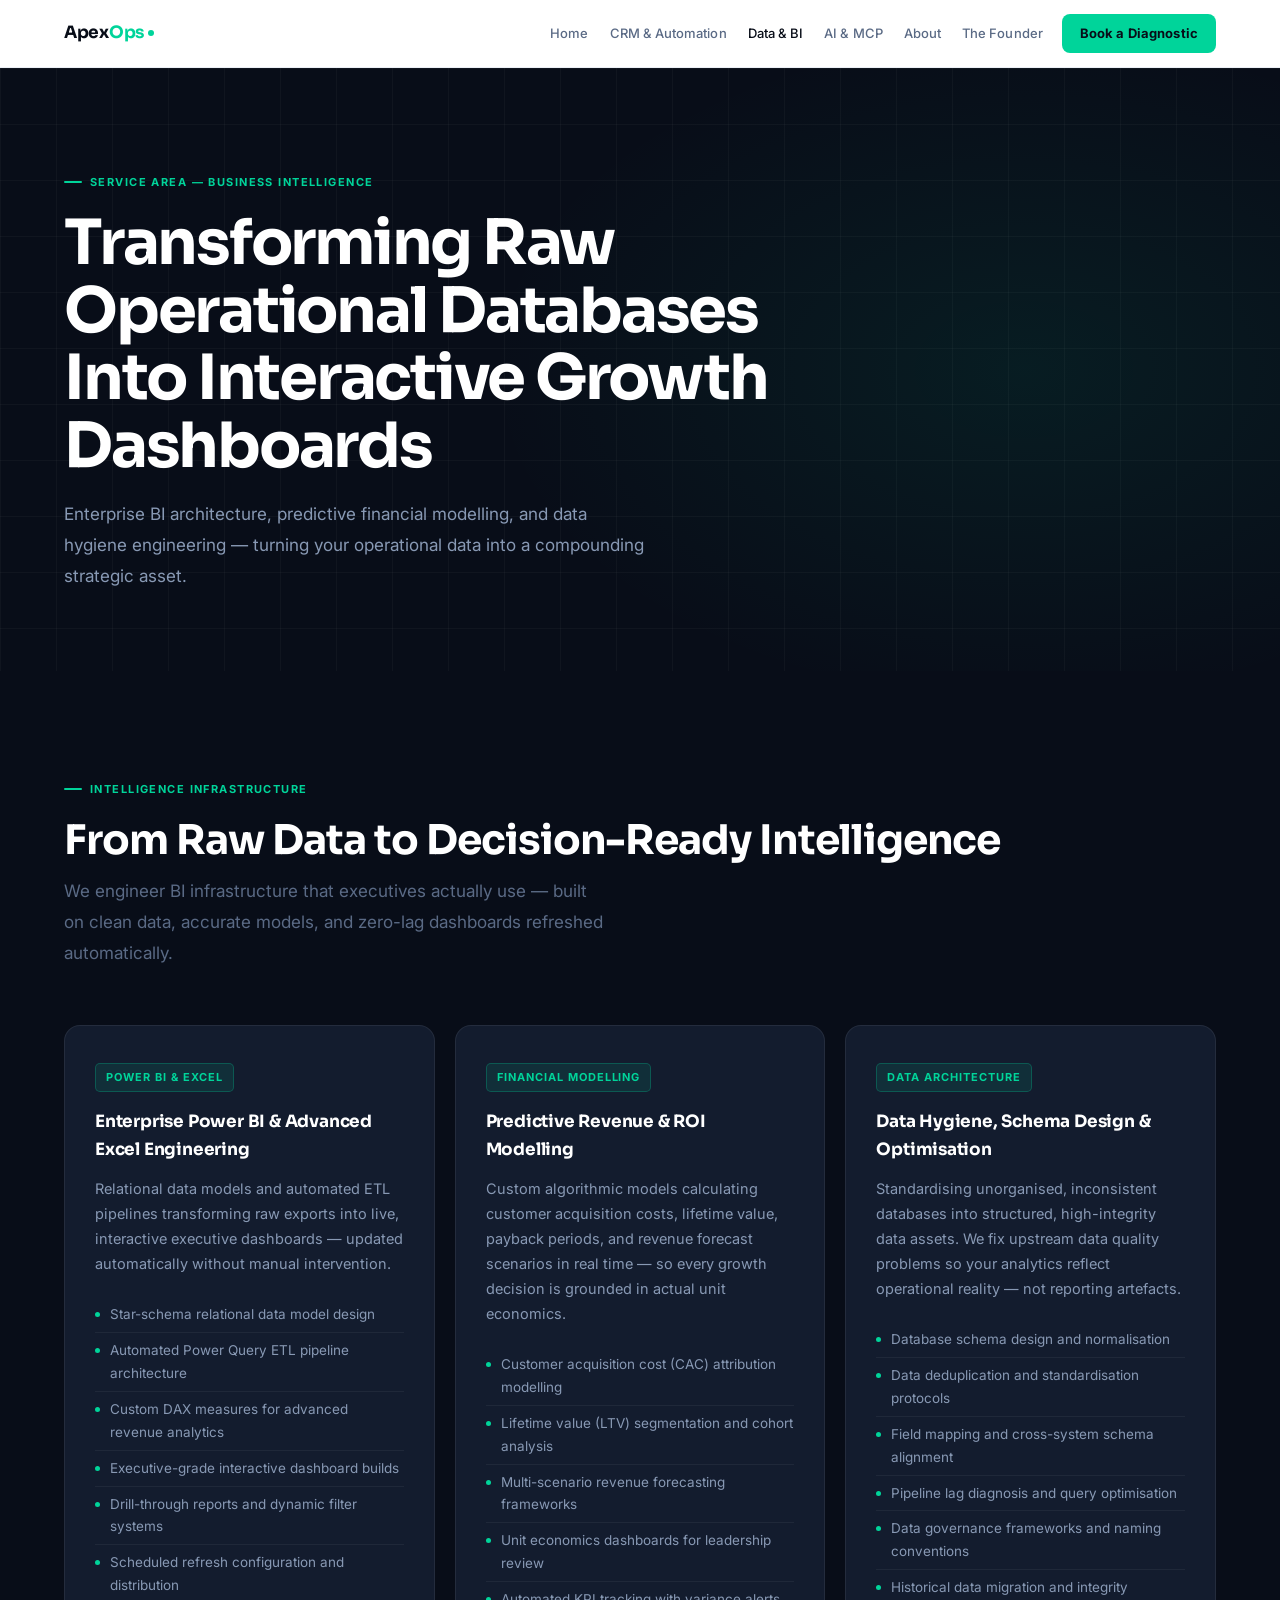
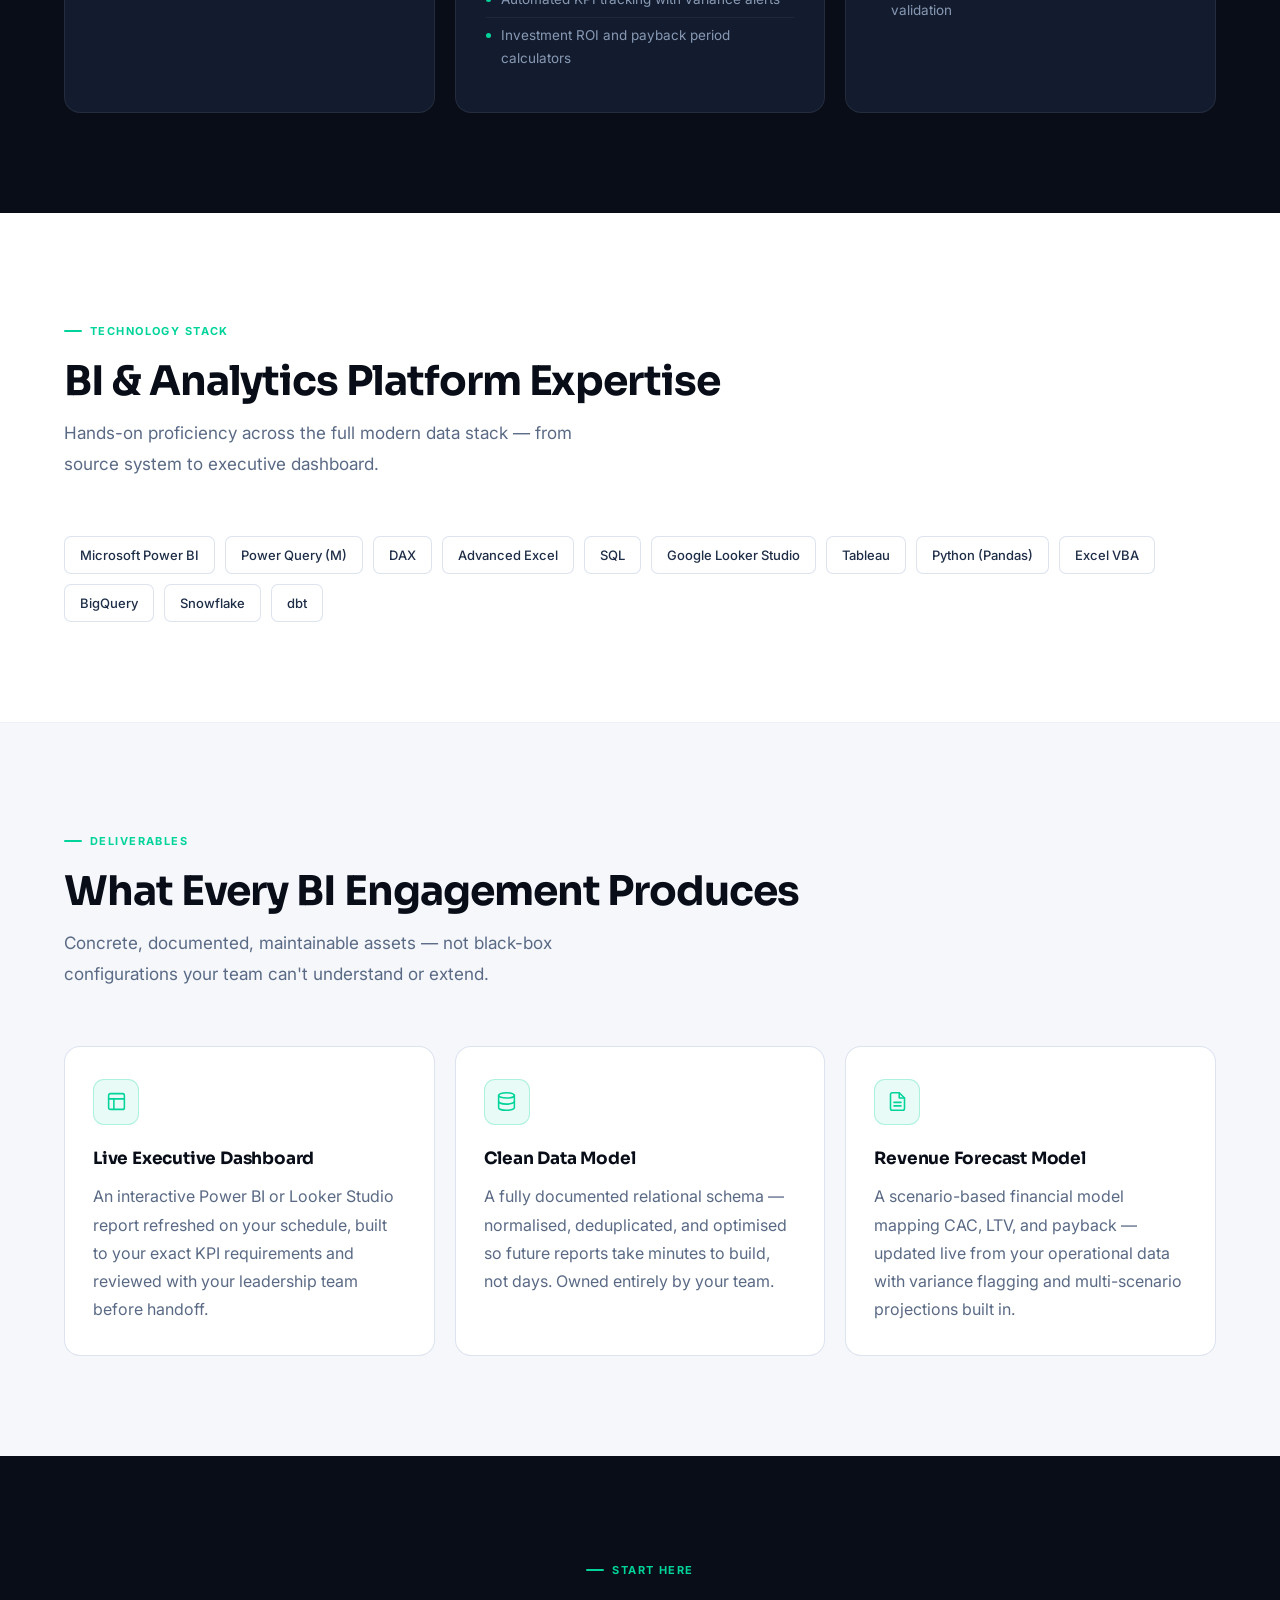
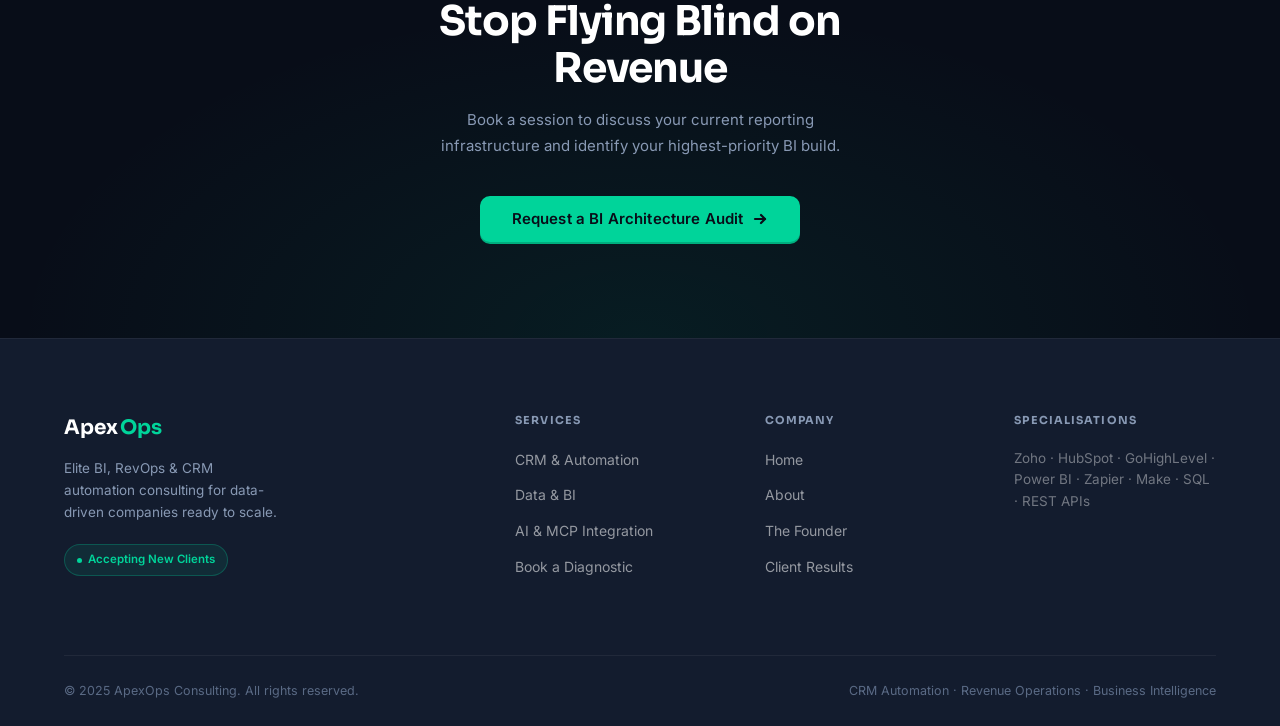
<file: bi.html>
<!DOCTYPE html>
<html lang="en">
<head>
  <meta charset="UTF-8"/>
  <meta name="viewport" content="width=device-width, initial-scale=1.0"/>
  <title>Business Intelligence &amp; Corporate Data Analytics Services | ApexOps</title>
  <meta name="description" content="Enterprise Power BI architecture, predictive revenue modeling, and data hygiene engineering — turning operational databases into interactive growth dashboards."/>
  <link rel="preconnect" href="https://fonts.googleapis.com"/>
  <link rel="preconnect" href="https://fonts.gstatic.com" crossorigin/>
  <link href="https://fonts.googleapis.com/css2?family=Sora:wght@400;600;700&family=Inter:wght@400;500;600&display=swap" rel="stylesheet"/>
  <link rel="stylesheet" href="css/style.css"/>
</head>
<body>

<div id="site-nav"></div>

<main class="pt-nav">

  <header class="page-header" aria-labelledby="bi-h1">
    <span class="eyebrow">Service Area — Business Intelligence</span>
    <h1 id="bi-h1">Transforming Raw Operational Databases Into Interactive Growth Dashboards</h1>
    <p>Enterprise BI architecture, predictive financial modelling, and data hygiene engineering — turning your operational data into a compounding strategic asset.</p>
  </header>

  <!-- SERVICE CARDS -->
  <section class="dark" aria-labelledby="bi-s-h2">
    <div class="section-head">
      <span class="eyebrow reveal">Intelligence Infrastructure</span>
      <h2 id="bi-s-h2" style="color:var(--white);" class="reveal reveal-delay-1">From Raw Data to Decision-Ready Intelligence</h2>
      <p class="section-lead reveal reveal-delay-2">We engineer BI infrastructure that executives actually use — built on clean data, accurate models, and zero-lag dashboards refreshed automatically.</p>
    </div>
    <div class="card-grid" role="list">
      <article class="card-dark reveal" role="listitem">
        <div class="card-dark-bar"></div>
        <div class="card-tag">Power BI &amp; Excel</div>
        <h3>Enterprise Power BI &amp; Advanced Excel Engineering</h3>
        <p>Relational data models and automated ETL pipelines transforming raw exports into live, interactive executive dashboards — updated automatically without manual intervention.</p>
        <ul aria-label="Power BI deliverables">
          <li>Star-schema relational data model design</li>
          <li>Automated Power Query ETL pipeline architecture</li>
          <li>Custom DAX measures for advanced revenue analytics</li>
          <li>Executive-grade interactive dashboard builds</li>
          <li>Drill-through reports and dynamic filter systems</li>
          <li>Scheduled refresh configuration and distribution</li>
        </ul>
      </article>
      <article class="card-dark reveal reveal-delay-1" role="listitem">
        <div class="card-dark-bar"></div>
        <div class="card-tag">Financial Modelling</div>
        <h3>Predictive Revenue &amp; ROI Modelling</h3>
        <p>Custom algorithmic models calculating customer acquisition costs, lifetime value, payback periods, and revenue forecast scenarios in real time — so every growth decision is grounded in actual unit economics.</p>
        <ul aria-label="Financial modelling deliverables">
          <li>Customer acquisition cost (CAC) attribution modelling</li>
          <li>Lifetime value (LTV) segmentation and cohort analysis</li>
          <li>Multi-scenario revenue forecasting frameworks</li>
          <li>Unit economics dashboards for leadership review</li>
          <li>Automated KPI tracking with variance alerts</li>
          <li>Investment ROI and payback period calculators</li>
        </ul>
      </article>
      <article class="card-dark reveal reveal-delay-2" role="listitem">
        <div class="card-dark-bar"></div>
        <div class="card-tag">Data Architecture</div>
        <h3>Data Hygiene, Schema Design &amp; Optimisation</h3>
        <p>Standardising unorganised, inconsistent databases into structured, high-integrity data assets. We fix upstream data quality problems so your analytics reflect operational reality — not reporting artefacts.</p>
        <ul aria-label="Data architecture deliverables">
          <li>Database schema design and normalisation</li>
          <li>Data deduplication and standardisation protocols</li>
          <li>Field mapping and cross-system schema alignment</li>
          <li>Pipeline lag diagnosis and query optimisation</li>
          <li>Data governance frameworks and naming conventions</li>
          <li>Historical data migration and integrity validation</li>
        </ul>
      </article>
    </div>
  </section>

  <!-- TECH STACK -->
  <section aria-labelledby="bi-stack-h2">
    <div class="section-head">
      <span class="eyebrow reveal">Technology Stack</span>
      <h2 id="bi-stack-h2" class="reveal reveal-delay-1">BI &amp; Analytics Platform Expertise</h2>
      <p class="section-lead reveal reveal-delay-2">Hands-on proficiency across the full modern data stack — from source system to executive dashboard.</p>
    </div>
    <div class="tag-cloud reveal reveal-delay-3">
      <span class="tag">Microsoft Power BI</span>
      <span class="tag">Power Query (M)</span>
      <span class="tag">DAX</span>
      <span class="tag">Advanced Excel</span>
      <span class="tag">SQL</span>
      <span class="tag">Google Looker Studio</span>
      <span class="tag">Tableau</span>
      <span class="tag">Python (Pandas)</span>
      <span class="tag">Excel VBA</span>
      <span class="tag">BigQuery</span>
      <span class="tag">Snowflake</span>
      <span class="tag">dbt</span>
    </div>
  </section>

  <div class="divider"></div>

  <!-- DELIVERABLES -->
  <section class="surface" aria-labelledby="bi-del-h2">
    <div class="section-head">
      <span class="eyebrow reveal">Deliverables</span>
      <h2 id="bi-del-h2" class="reveal reveal-delay-1">What Every BI Engagement Produces</h2>
      <p class="section-lead reveal reveal-delay-2">Concrete, documented, maintainable assets — not black-box configurations your team can't understand or extend.</p>
    </div>
    <div class="card-grid">
      <div class="card reveal">
        <div class="card-top-bar"></div>
        <div class="card-icon" aria-hidden="true">
          <svg viewBox="0 0 24 24"><rect x="3" y="3" width="18" height="18" rx="2"/><line x1="3" y1="9" x2="21" y2="9"/><line x1="9" y1="21" x2="9" y2="9"/></svg>
        </div>
        <h3>Live Executive Dashboard</h3>
        <p>An interactive Power BI or Looker Studio report refreshed on your schedule, built to your exact KPI requirements and reviewed with your leadership team before handoff.</p>
      </div>
      <div class="card reveal reveal-delay-1">
        <div class="card-top-bar"></div>
        <div class="card-icon" aria-hidden="true">
          <svg viewBox="0 0 24 24"><ellipse cx="12" cy="5" rx="9" ry="3"/><path d="M3 5v14c0 1.66 4.03 3 9 3s9-1.34 9-3V5"/><path d="M3 12c0 1.66 4.03 3 9 3s9-1.34 9-3"/></svg>
        </div>
        <h3>Clean Data Model</h3>
        <p>A fully documented relational schema — normalised, deduplicated, and optimised so future reports take minutes to build, not days. Owned entirely by your team.</p>
      </div>
      <div class="card reveal reveal-delay-2">
        <div class="card-top-bar"></div>
        <div class="card-icon" aria-hidden="true">
          <svg viewBox="0 0 24 24"><path d="M14 2H6a2 2 0 0 0-2 2v16a2 2 0 0 0 2 2h12a2 2 0 0 0 2-2V8z"/><polyline points="14,2 14,8 20,8"/><line x1="16" y1="13" x2="8" y2="13"/><line x1="16" y1="17" x2="8" y2="17"/></svg>
        </div>
        <h3>Revenue Forecast Model</h3>
        <p>A scenario-based financial model mapping CAC, LTV, and payback — updated live from your operational data with variance flagging and multi-scenario projections built in.</p>
      </div>
    </div>
  </section>

  <section class="cta-band" aria-labelledby="bi-cta-h2">
    <span class="eyebrow reveal">Start Here</span>
    <h2 id="bi-cta-h2" class="reveal reveal-delay-1">Stop Flying Blind on Revenue</h2>
    <p class="reveal reveal-delay-2">Book a session to discuss your current reporting infrastructure and identify your highest-priority BI build.</p>
    <a href="schedule.html" class="btn btn-primary reveal reveal-delay-3" style="font-size:15px;padding:15px 32px;">
      Request a BI Architecture Audit
      <svg class="arrow" width="16" height="16" viewBox="0 0 16 16" fill="none" stroke="currentColor" stroke-width="2.2" stroke-linecap="round" stroke-linejoin="round" aria-hidden="true"><line x1="3" y1="8" x2="13" y2="8"/><polyline points="9,4 13,8 9,12"/></svg>
    </a>
  </section>

</main>

<div id="site-footer"></div>
<script src="js/nav-inject.js"></script>
<script src="js/shared.js"></script>
</body>
</html>
</file>
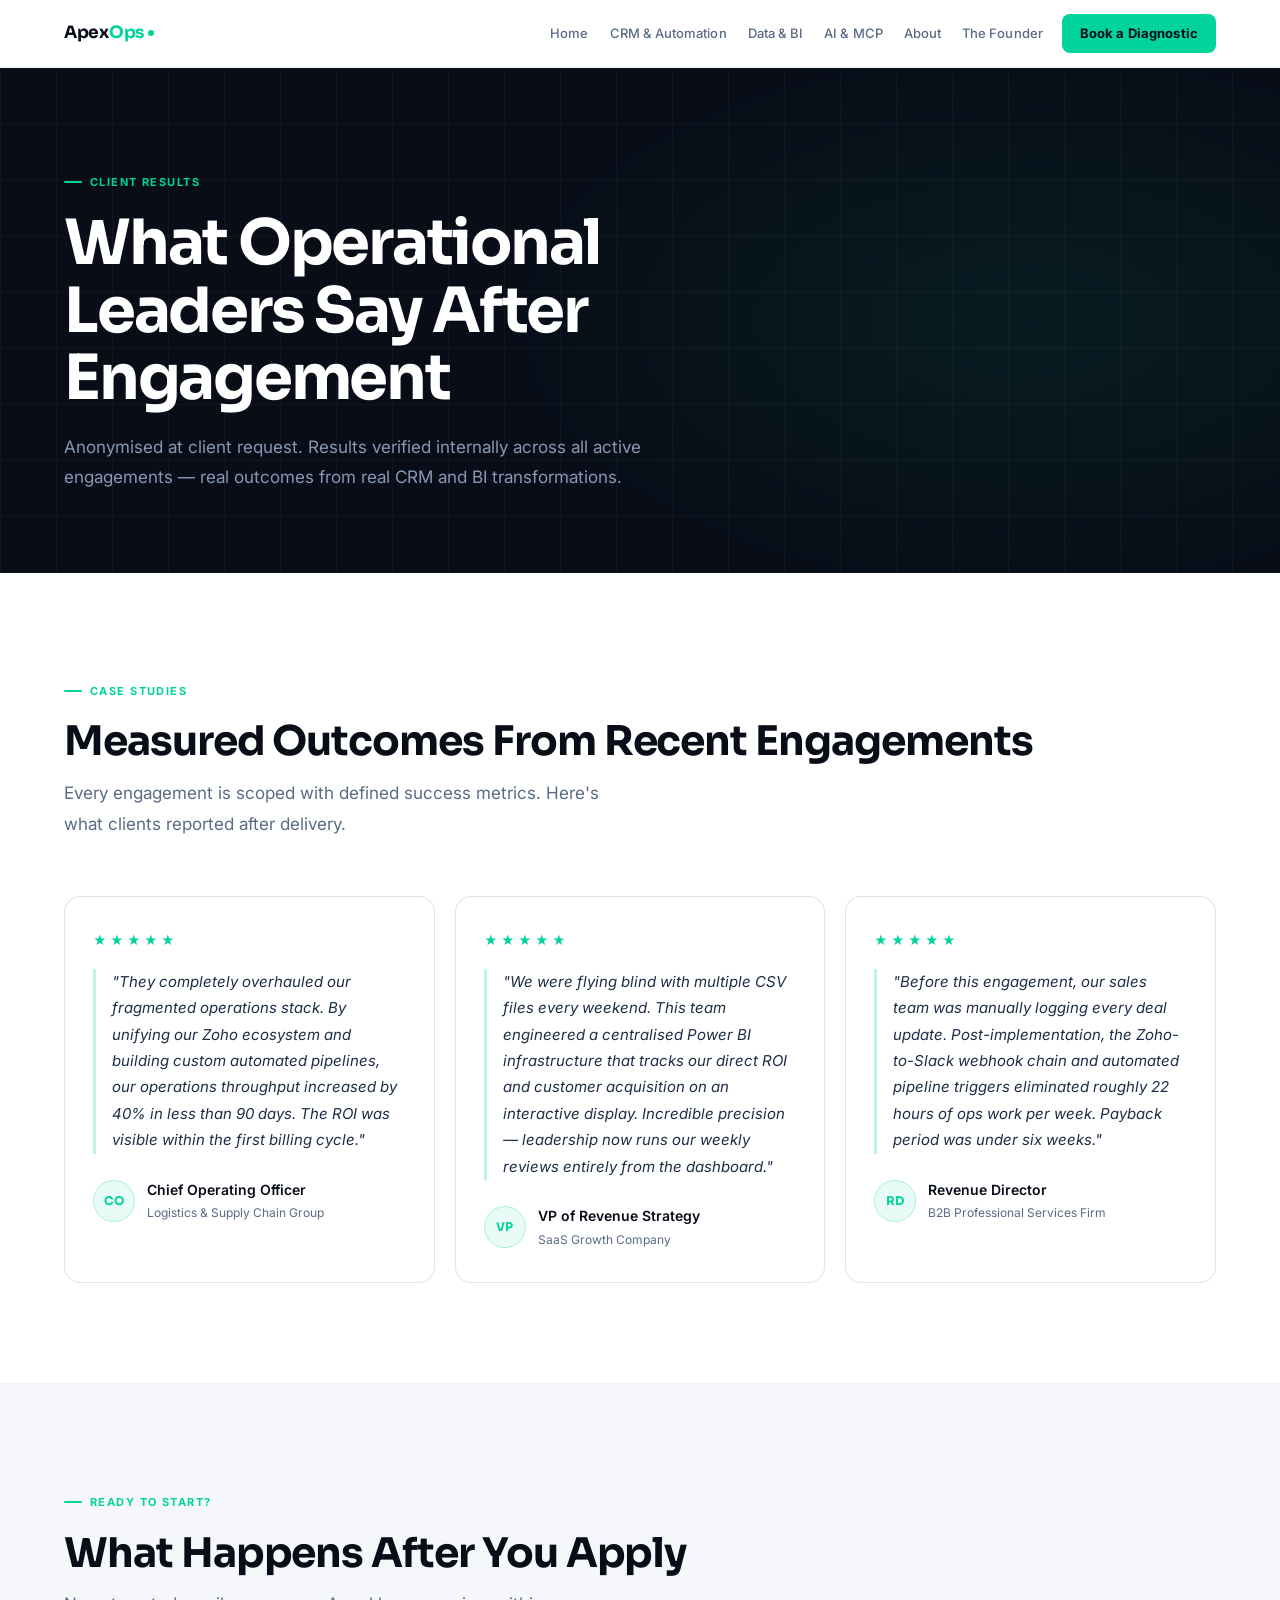
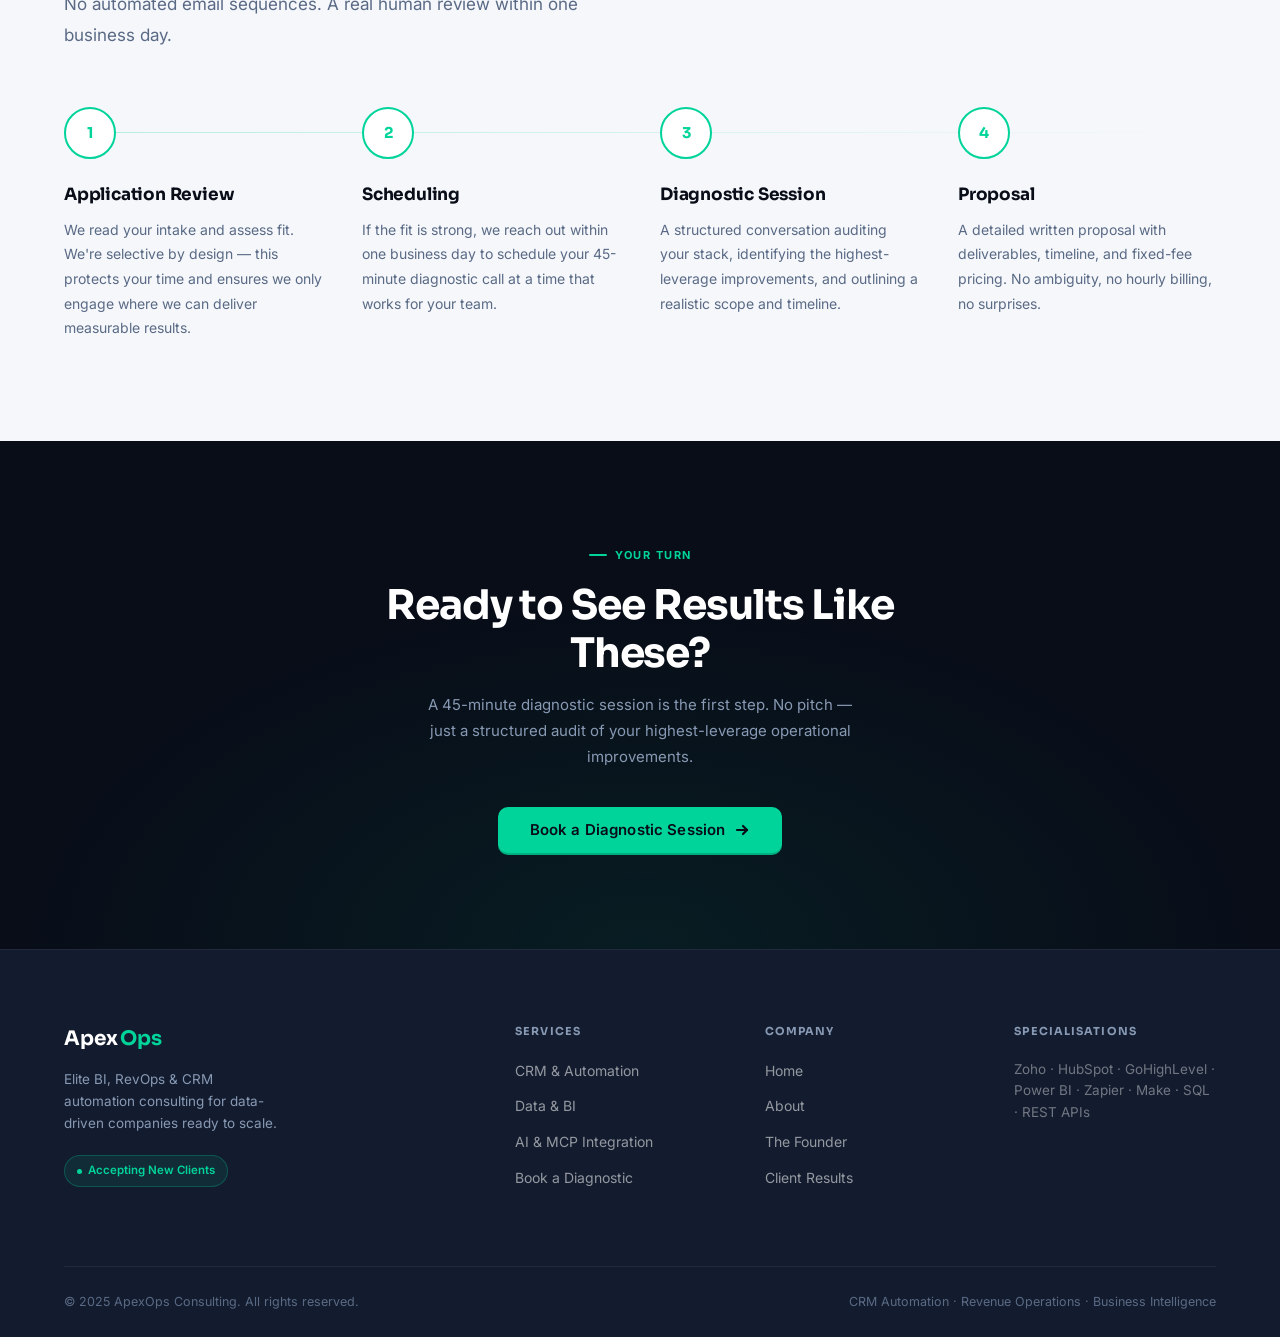
<file: contact.html>
<!DOCTYPE html>
<html lang="en">
<head>
  <meta charset="UTF-8"/>
  <meta name="viewport" content="width=device-width, initial-scale=1.0"/>
  <title>Client Results &amp; Testimonials | ApexOps</title>
  <meta name="description" content="Read anonymised case-study testimonials from operational leaders across logistics, SaaS, and professional services who worked with ApexOps on CRM automation and BI infrastructure."/>
  <link rel="preconnect" href="https://fonts.googleapis.com"/>
  <link rel="preconnect" href="https://fonts.gstatic.com" crossorigin/>
  <link href="https://fonts.googleapis.com/css2?family=Sora:wght@400;600;700&family=Inter:wght@400;500;600&display=swap" rel="stylesheet"/>
  <link rel="stylesheet" href="css/style.css"/>
</head>
<body>

<div id="site-nav"></div>

<main class="pt-nav">

  <!-- PAGE HEADER -->
  <header class="page-header" aria-labelledby="contact-h1">
    <span class="eyebrow">Client Results</span>
    <h1 id="contact-h1">What Operational Leaders Say After Engagement</h1>
    <p>Anonymised at client request. Results verified internally across all active engagements — real outcomes from real CRM and BI transformations.</p>
  </header>

  <!-- TESTIMONIALS -->
  <section aria-labelledby="testi-h2">
    <div class="section-head">
      <span class="eyebrow reveal">Case Studies</span>
      <h2 id="testi-h2" class="reveal reveal-delay-1">Measured Outcomes From Recent Engagements</h2>
      <p class="section-lead reveal reveal-delay-2">Every engagement is scoped with defined success metrics. Here's what clients reported after delivery.</p>
    </div>
    <div class="testi-grid" role="list">
      <article class="testi-card reveal" role="listitem">
        <div class="stars" aria-label="5 stars">★★★★★</div>
        <blockquote>
          "They completely overhauled our fragmented operations stack. By unifying our Zoho ecosystem and building custom automated pipelines, our operations throughput increased by 40% in less than 90 days. The ROI was visible within the first billing cycle."
        </blockquote>
        <div class="testi-meta">
          <div class="avatar" aria-hidden="true">CO</div>
          <div>
            <div class="meta-name">Chief Operating Officer</div>
            <div class="meta-role">Logistics &amp; Supply Chain Group</div>
          </div>
        </div>
      </article>
      <article class="testi-card reveal reveal-delay-1" role="listitem">
        <div class="stars" aria-label="5 stars">★★★★★</div>
        <blockquote>
          "We were flying blind with multiple CSV files every weekend. This team engineered a centralised Power BI infrastructure that tracks our direct ROI and customer acquisition on an interactive display. Incredible precision — leadership now runs our weekly reviews entirely from the dashboard."
        </blockquote>
        <div class="testi-meta">
          <div class="avatar" aria-hidden="true">VP</div>
          <div>
            <div class="meta-name">VP of Revenue Strategy</div>
            <div class="meta-role">SaaS Growth Company</div>
          </div>
        </div>
      </article>
      <article class="testi-card reveal reveal-delay-2" role="listitem">
        <div class="stars" aria-label="5 stars">★★★★★</div>
        <blockquote>
          "Before this engagement, our sales team was manually logging every deal update. Post-implementation, the Zoho-to-Slack webhook chain and automated pipeline triggers eliminated roughly 22 hours of ops work per week. Payback period was under six weeks."
        </blockquote>
        <div class="testi-meta">
          <div class="avatar" aria-hidden="true">RD</div>
          <div>
            <div class="meta-name">Revenue Director</div>
            <div class="meta-role">B2B Professional Services Firm</div>
          </div>
        </div>
      </article>
    </div>
  </section>

  <div class="divider"></div>

  <!-- WHAT HAPPENS NEXT -->
  <section class="surface" aria-labelledby="next-h2">
    <div class="section-head">
      <span class="eyebrow reveal">Ready to Start?</span>
      <h2 id="next-h2" class="reveal reveal-delay-1">What Happens After You Apply</h2>
      <p class="section-lead reveal reveal-delay-2">No automated email sequences. A real human review within one business day.</p>
    </div>
    <div class="steps" role="list">
      <div class="step reveal" role="listitem">
        <div class="step-num">1</div>
        <h3>Application Review</h3>
        <p>We read your intake and assess fit. We're selective by design — this protects your time and ensures we only engage where we can deliver measurable results.</p>
      </div>
      <div class="step reveal reveal-delay-1" role="listitem">
        <div class="step-num">2</div>
        <h3>Scheduling</h3>
        <p>If the fit is strong, we reach out within one business day to schedule your 45-minute diagnostic call at a time that works for your team.</p>
      </div>
      <div class="step reveal reveal-delay-2" role="listitem">
        <div class="step-num">3</div>
        <h3>Diagnostic Session</h3>
        <p>A structured conversation auditing your stack, identifying the highest-leverage improvements, and outlining a realistic scope and timeline.</p>
      </div>
      <div class="step reveal reveal-delay-3" role="listitem">
        <div class="step-num">4</div>
        <h3>Proposal</h3>
        <p>A detailed written proposal with deliverables, timeline, and fixed-fee pricing. No ambiguity, no hourly billing, no surprises.</p>
      </div>
    </div>
  </section>

  <!-- CTA -->
  <section class="cta-band" aria-labelledby="contact-cta-h2">
    <span class="eyebrow reveal">Your Turn</span>
    <h2 id="contact-cta-h2" class="reveal reveal-delay-1">Ready to See Results Like These?</h2>
    <p class="reveal reveal-delay-2">A 45-minute diagnostic session is the first step. No pitch — just a structured audit of your highest-leverage operational improvements.</p>
    <a href="schedule.html" class="btn btn-primary reveal reveal-delay-3" style="font-size:15px;padding:15px 32px;">
      Book a Diagnostic Session
      <svg class="arrow" width="16" height="16" viewBox="0 0 16 16" fill="none" stroke="currentColor" stroke-width="2.2" stroke-linecap="round" stroke-linejoin="round" aria-hidden="true"><line x1="3" y1="8" x2="13" y2="8"/><polyline points="9,4 13,8 9,12"/></svg>
    </a>
  </section>

</main>

<div id="site-footer"></div>
<script src="js/nav-inject.js"></script>
<script src="js/shared.js"></script>
</body>
</html>
</file>
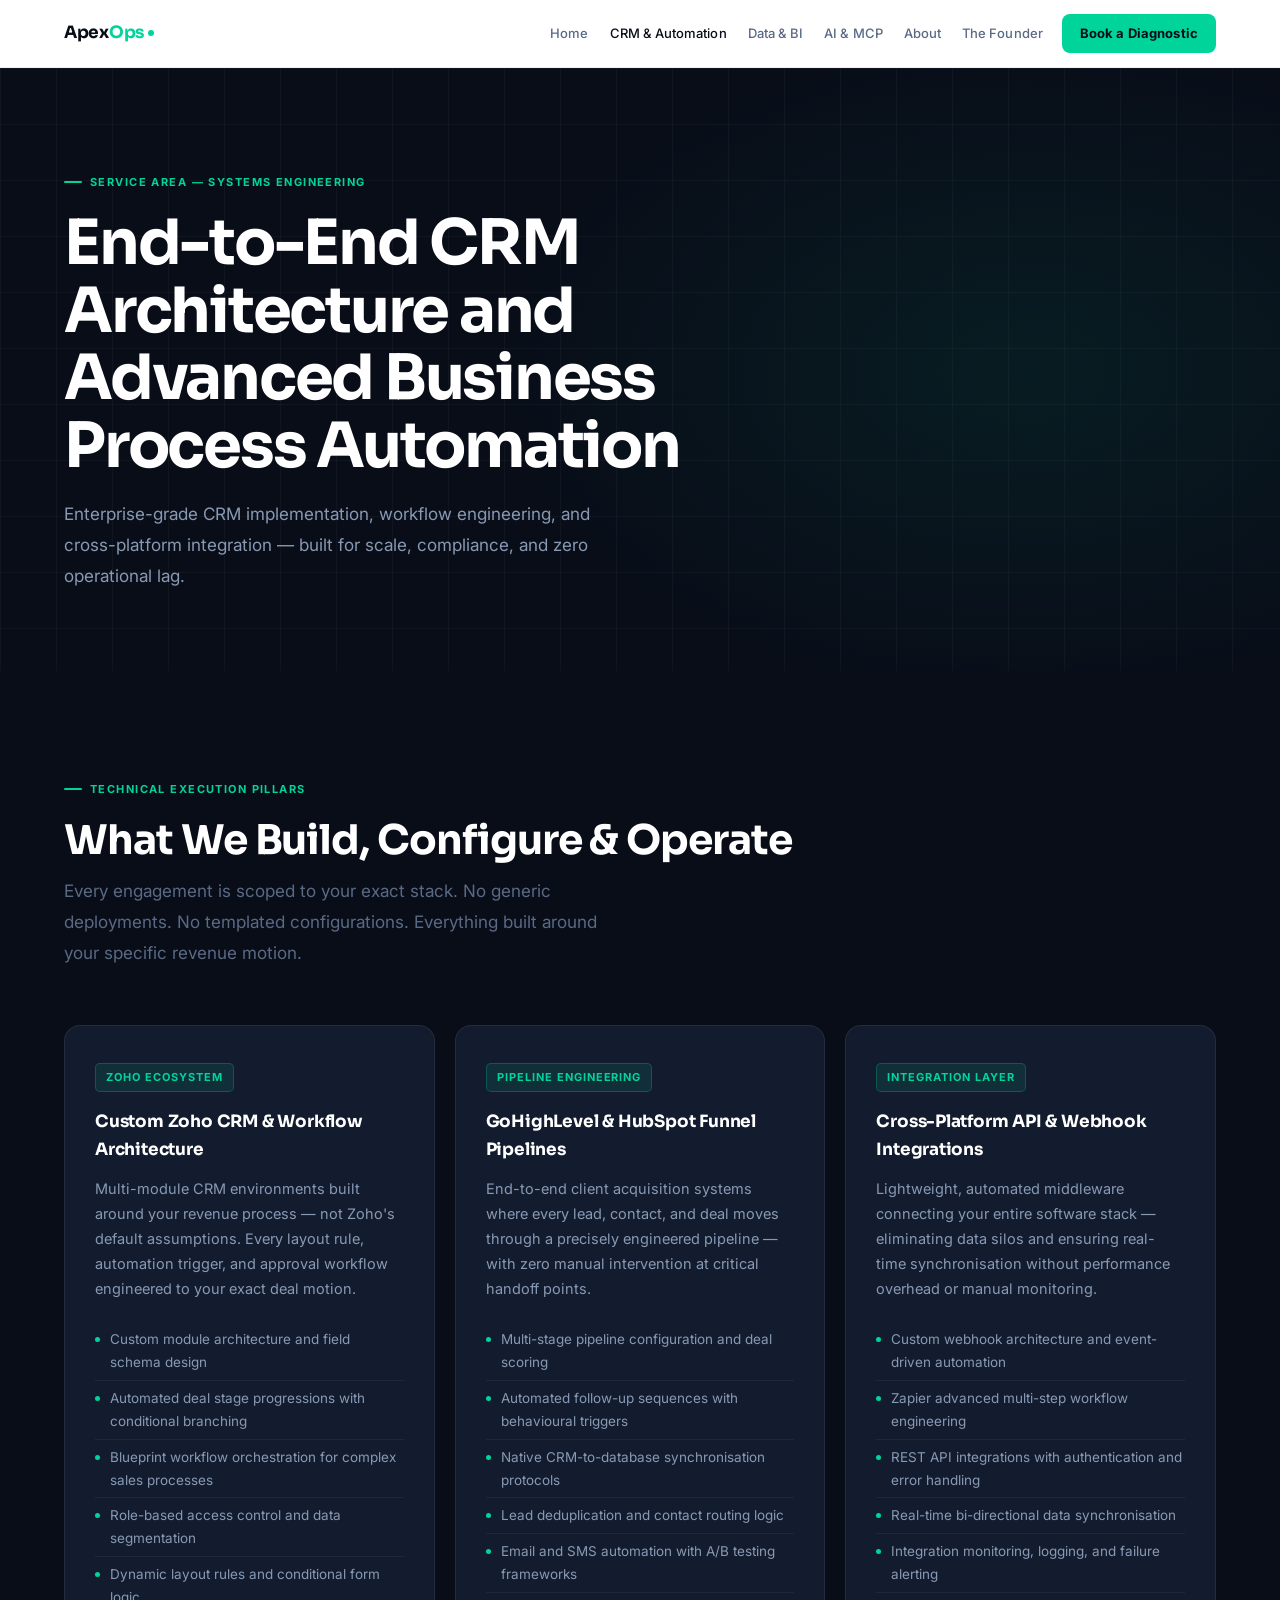
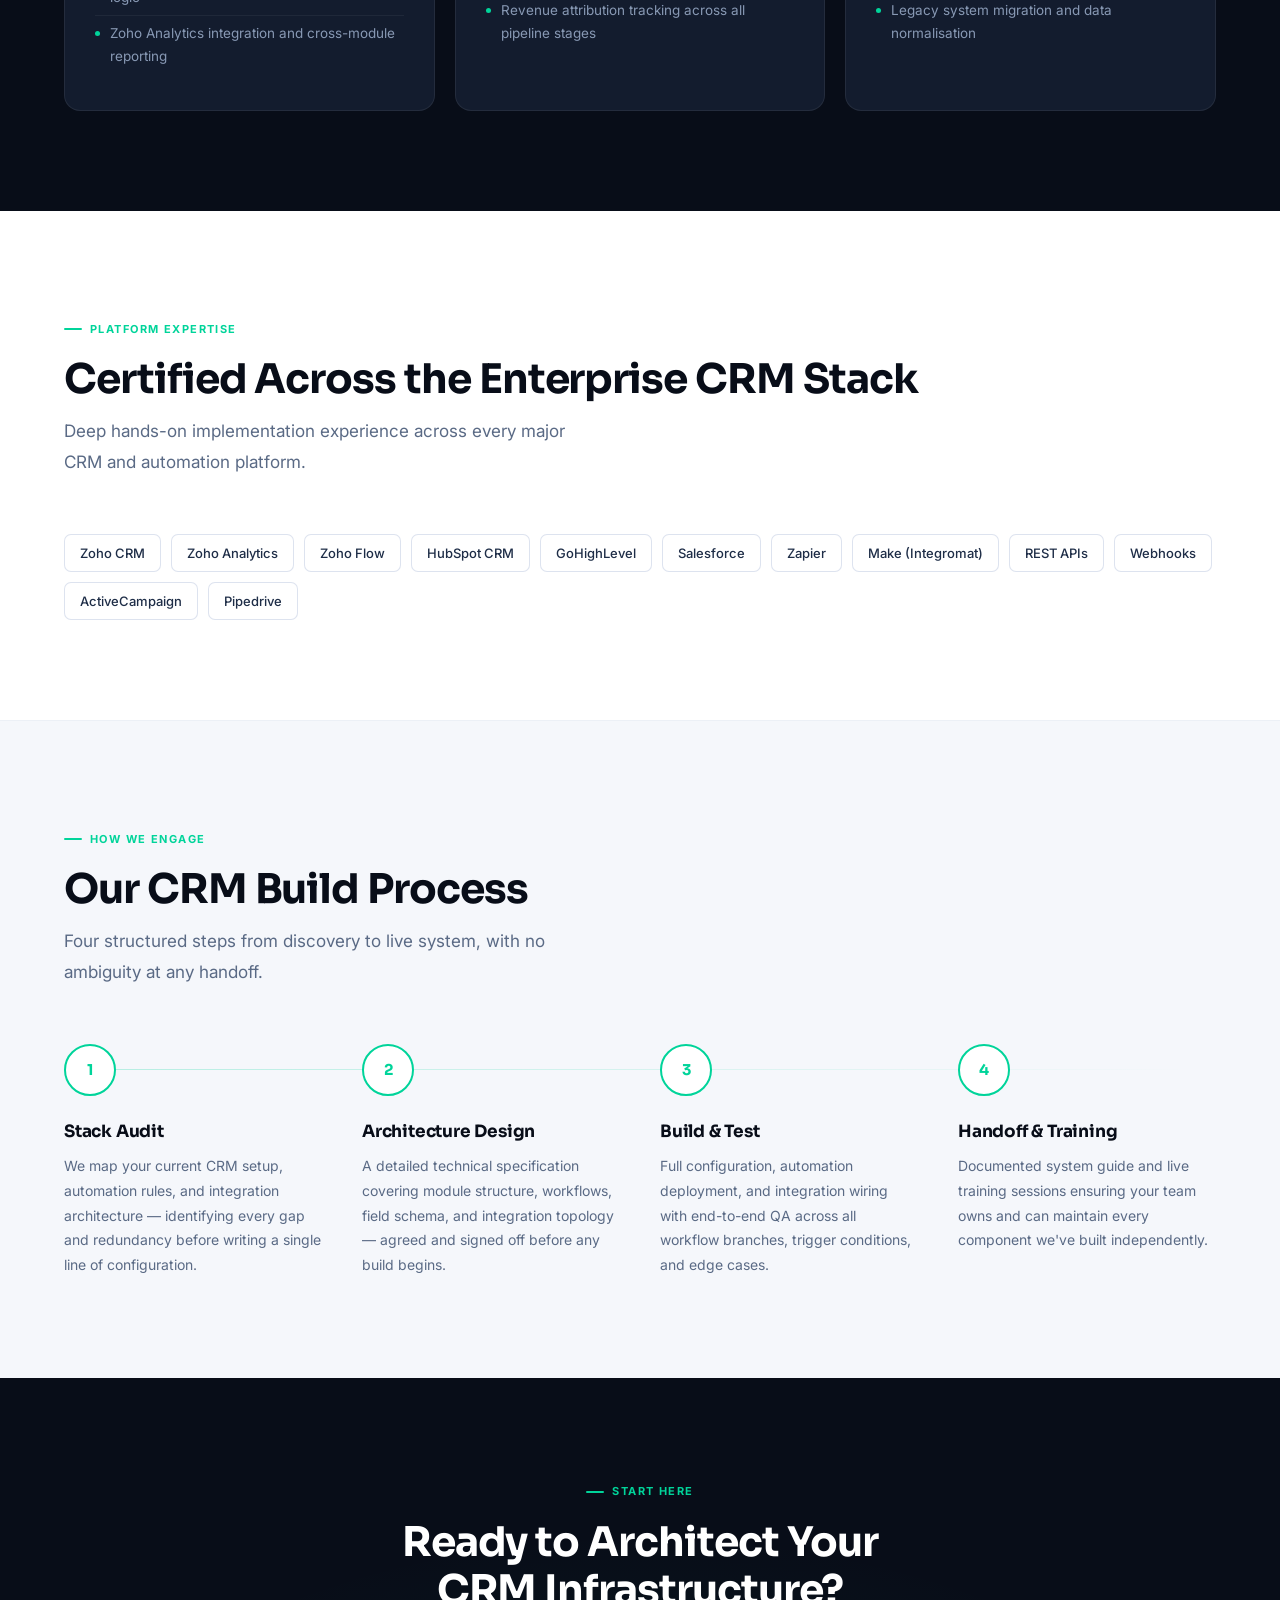
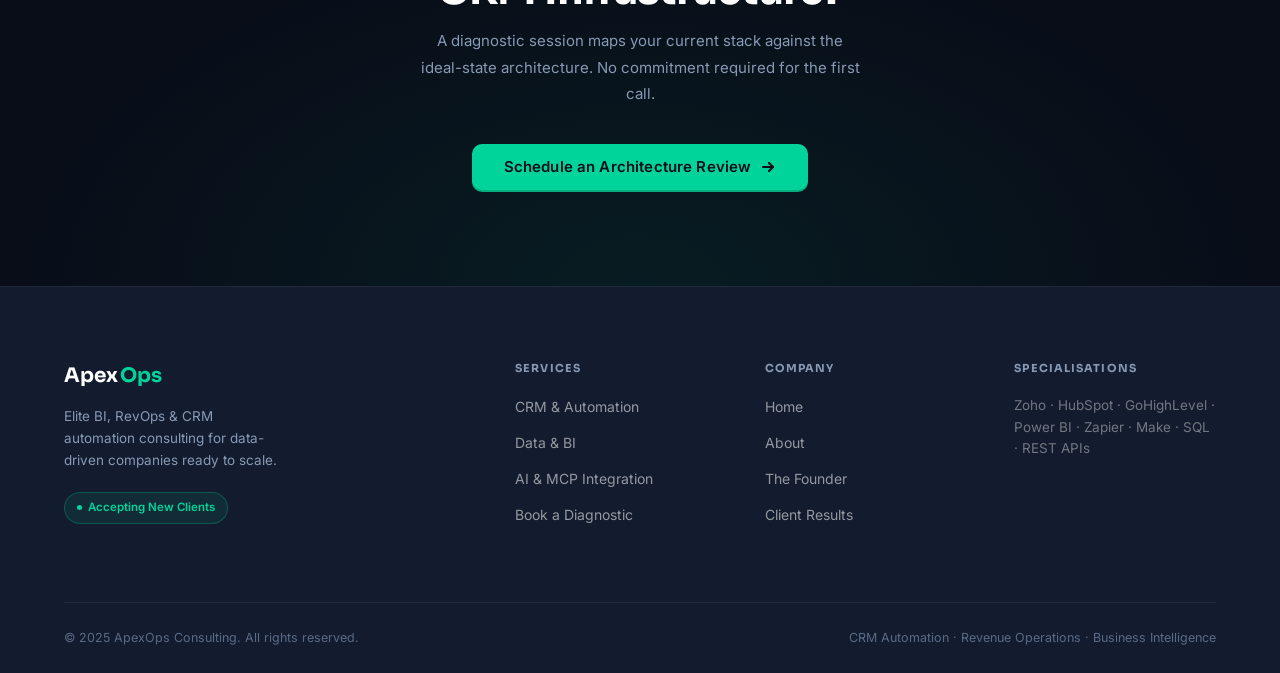
<file: crm.html>
<!DOCTYPE html>
<html lang="en">
<head>
  <meta charset="UTF-8"/>
  <meta name="viewport" content="width=device-width, initial-scale=1.0"/>
  <title>CRM Integration &amp; Workflow Automation Services | ApexOps</title>
  <meta name="description" content="End-to-end CRM architecture, Zoho, HubSpot, GoHighLevel pipeline engineering, and cross-platform API integrations that eliminate every manual bottleneck."/>
  <link rel="preconnect" href="https://fonts.googleapis.com"/>
  <link rel="preconnect" href="https://fonts.gstatic.com" crossorigin/>
  <link href="https://fonts.googleapis.com/css2?family=Sora:wght@400;600;700&family=Inter:wght@400;500;600&display=swap" rel="stylesheet"/>
  <link rel="stylesheet" href="css/style.css"/>
</head>
<body>

<div id="site-nav"></div>

<main class="pt-nav">

  <header class="page-header" aria-labelledby="crm-h1">
    <span class="eyebrow">Service Area — Systems Engineering</span>
    <h1 id="crm-h1">End-to-End CRM Architecture and Advanced Business Process Automation</h1>
    <p>Enterprise-grade CRM implementation, workflow engineering, and cross-platform integration — built for scale, compliance, and zero operational lag.</p>
  </header>

  <!-- SERVICE CARDS -->
  <section class="dark" aria-labelledby="crm-s-h2">
    <div class="section-head">
      <span class="eyebrow reveal">Technical Execution Pillars</span>
      <h2 id="crm-s-h2" style="color:var(--white);" class="reveal reveal-delay-1">What We Build, Configure &amp; Operate</h2>
      <p class="section-lead reveal reveal-delay-2">Every engagement is scoped to your exact stack. No generic deployments. No templated configurations. Everything built around your specific revenue motion.</p>
    </div>
    <div class="card-grid" role="list">
      <article class="card-dark reveal" role="listitem">
        <div class="card-dark-bar"></div>
        <div class="card-tag">Zoho Ecosystem</div>
        <h3>Custom Zoho CRM &amp; Workflow Architecture</h3>
        <p>Multi-module CRM environments built around your revenue process — not Zoho's default assumptions. Every layout rule, automation trigger, and approval workflow engineered to your exact deal motion.</p>
        <ul aria-label="Zoho CRM deliverables">
          <li>Custom module architecture and field schema design</li>
          <li>Automated deal stage progressions with conditional branching</li>
          <li>Blueprint workflow orchestration for complex sales processes</li>
          <li>Role-based access control and data segmentation</li>
          <li>Dynamic layout rules and conditional form logic</li>
          <li>Zoho Analytics integration and cross-module reporting</li>
        </ul>
      </article>
      <article class="card-dark reveal reveal-delay-1" role="listitem">
        <div class="card-dark-bar"></div>
        <div class="card-tag">Pipeline Engineering</div>
        <h3>GoHighLevel &amp; HubSpot Funnel Pipelines</h3>
        <p>End-to-end client acquisition systems where every lead, contact, and deal moves through a precisely engineered pipeline — with zero manual intervention at critical handoff points.</p>
        <ul aria-label="Pipeline engineering deliverables">
          <li>Multi-stage pipeline configuration and deal scoring</li>
          <li>Automated follow-up sequences with behavioural triggers</li>
          <li>Native CRM-to-database synchronisation protocols</li>
          <li>Lead deduplication and contact routing logic</li>
          <li>Email and SMS automation with A/B testing frameworks</li>
          <li>Revenue attribution tracking across all pipeline stages</li>
        </ul>
      </article>
      <article class="card-dark reveal reveal-delay-2" role="listitem">
        <div class="card-dark-bar"></div>
        <div class="card-tag">Integration Layer</div>
        <h3>Cross-Platform API &amp; Webhook Integrations</h3>
        <p>Lightweight, automated middleware connecting your entire software stack — eliminating data silos and ensuring real-time synchronisation without performance overhead or manual monitoring.</p>
        <ul aria-label="API integration deliverables">
          <li>Custom webhook architecture and event-driven automation</li>
          <li>Zapier advanced multi-step workflow engineering</li>
          <li>REST API integrations with authentication and error handling</li>
          <li>Real-time bi-directional data synchronisation</li>
          <li>Integration monitoring, logging, and failure alerting</li>
          <li>Legacy system migration and data normalisation</li>
        </ul>
      </article>
    </div>
  </section>

  <!-- STACK TAGS -->
  <section aria-labelledby="crm-stack-h2">
    <div class="section-head">
      <span class="eyebrow reveal">Platform Expertise</span>
      <h2 id="crm-stack-h2" class="reveal reveal-delay-1">Certified Across the Enterprise CRM Stack</h2>
      <p class="section-lead reveal reveal-delay-2">Deep hands-on implementation experience across every major CRM and automation platform.</p>
    </div>
    <div class="tag-cloud reveal reveal-delay-3">
      <span class="tag">Zoho CRM</span>
      <span class="tag">Zoho Analytics</span>
      <span class="tag">Zoho Flow</span>
      <span class="tag">HubSpot CRM</span>
      <span class="tag">GoHighLevel</span>
      <span class="tag">Salesforce</span>
      <span class="tag">Zapier</span>
      <span class="tag">Make (Integromat)</span>
      <span class="tag">REST APIs</span>
      <span class="tag">Webhooks</span>
      <span class="tag">ActiveCampaign</span>
      <span class="tag">Pipedrive</span>
    </div>
  </section>

  <div class="divider"></div>

  <!-- BUILD PROCESS -->
  <section class="surface" aria-labelledby="crm-proc-h2">
    <div class="section-head">
      <span class="eyebrow reveal">How We Engage</span>
      <h2 id="crm-proc-h2" class="reveal reveal-delay-1">Our CRM Build Process</h2>
      <p class="section-lead reveal reveal-delay-2">Four structured steps from discovery to live system, with no ambiguity at any handoff.</p>
    </div>
    <div class="steps" role="list">
      <div class="step reveal" role="listitem">
        <div class="step-num">1</div>
        <h3>Stack Audit</h3>
        <p>We map your current CRM setup, automation rules, and integration architecture — identifying every gap and redundancy before writing a single line of configuration.</p>
      </div>
      <div class="step reveal reveal-delay-1" role="listitem">
        <div class="step-num">2</div>
        <h3>Architecture Design</h3>
        <p>A detailed technical specification covering module structure, workflows, field schema, and integration topology — agreed and signed off before any build begins.</p>
      </div>
      <div class="step reveal reveal-delay-2" role="listitem">
        <div class="step-num">3</div>
        <h3>Build &amp; Test</h3>
        <p>Full configuration, automation deployment, and integration wiring with end-to-end QA across all workflow branches, trigger conditions, and edge cases.</p>
      </div>
      <div class="step reveal reveal-delay-3" role="listitem">
        <div class="step-num">4</div>
        <h3>Handoff &amp; Training</h3>
        <p>Documented system guide and live training sessions ensuring your team owns and can maintain every component we've built independently.</p>
      </div>
    </div>
  </section>

  <section class="cta-band" aria-labelledby="crm-cta-h2">
    <span class="eyebrow reveal">Start Here</span>
    <h2 id="crm-cta-h2" class="reveal reveal-delay-1">Ready to Architect Your CRM Infrastructure?</h2>
    <p class="reveal reveal-delay-2">A diagnostic session maps your current stack against the ideal-state architecture. No commitment required for the first call.</p>
    <a href="schedule.html" class="btn btn-primary reveal reveal-delay-3" style="font-size:15px;padding:15px 32px;">
      Schedule an Architecture Review
      <svg class="arrow" width="16" height="16" viewBox="0 0 16 16" fill="none" stroke="currentColor" stroke-width="2.2" stroke-linecap="round" stroke-linejoin="round" aria-hidden="true"><line x1="3" y1="8" x2="13" y2="8"/><polyline points="9,4 13,8 9,12"/></svg>
    </a>
  </section>

</main>

<div id="site-footer"></div>
<script src="js/nav-inject.js"></script>
<script src="js/shared.js"></script>
</body>
</html>
</file>
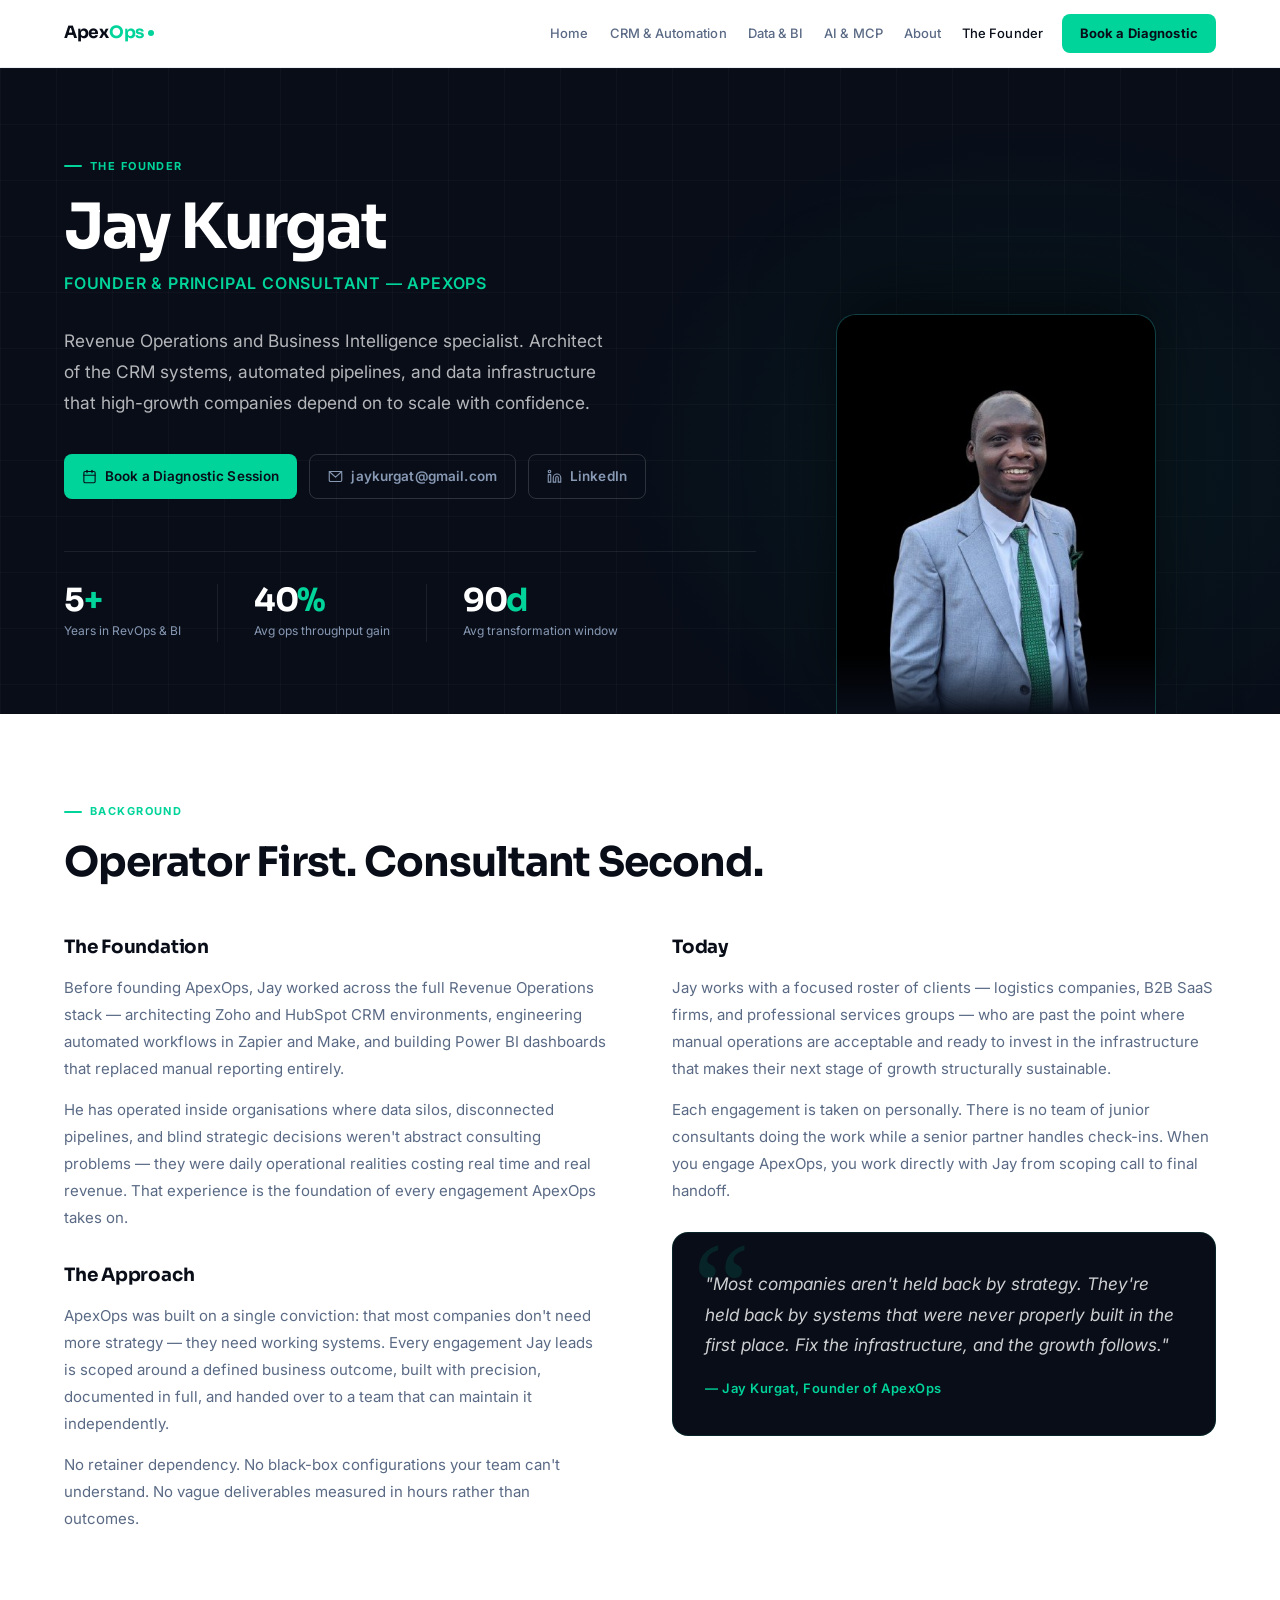
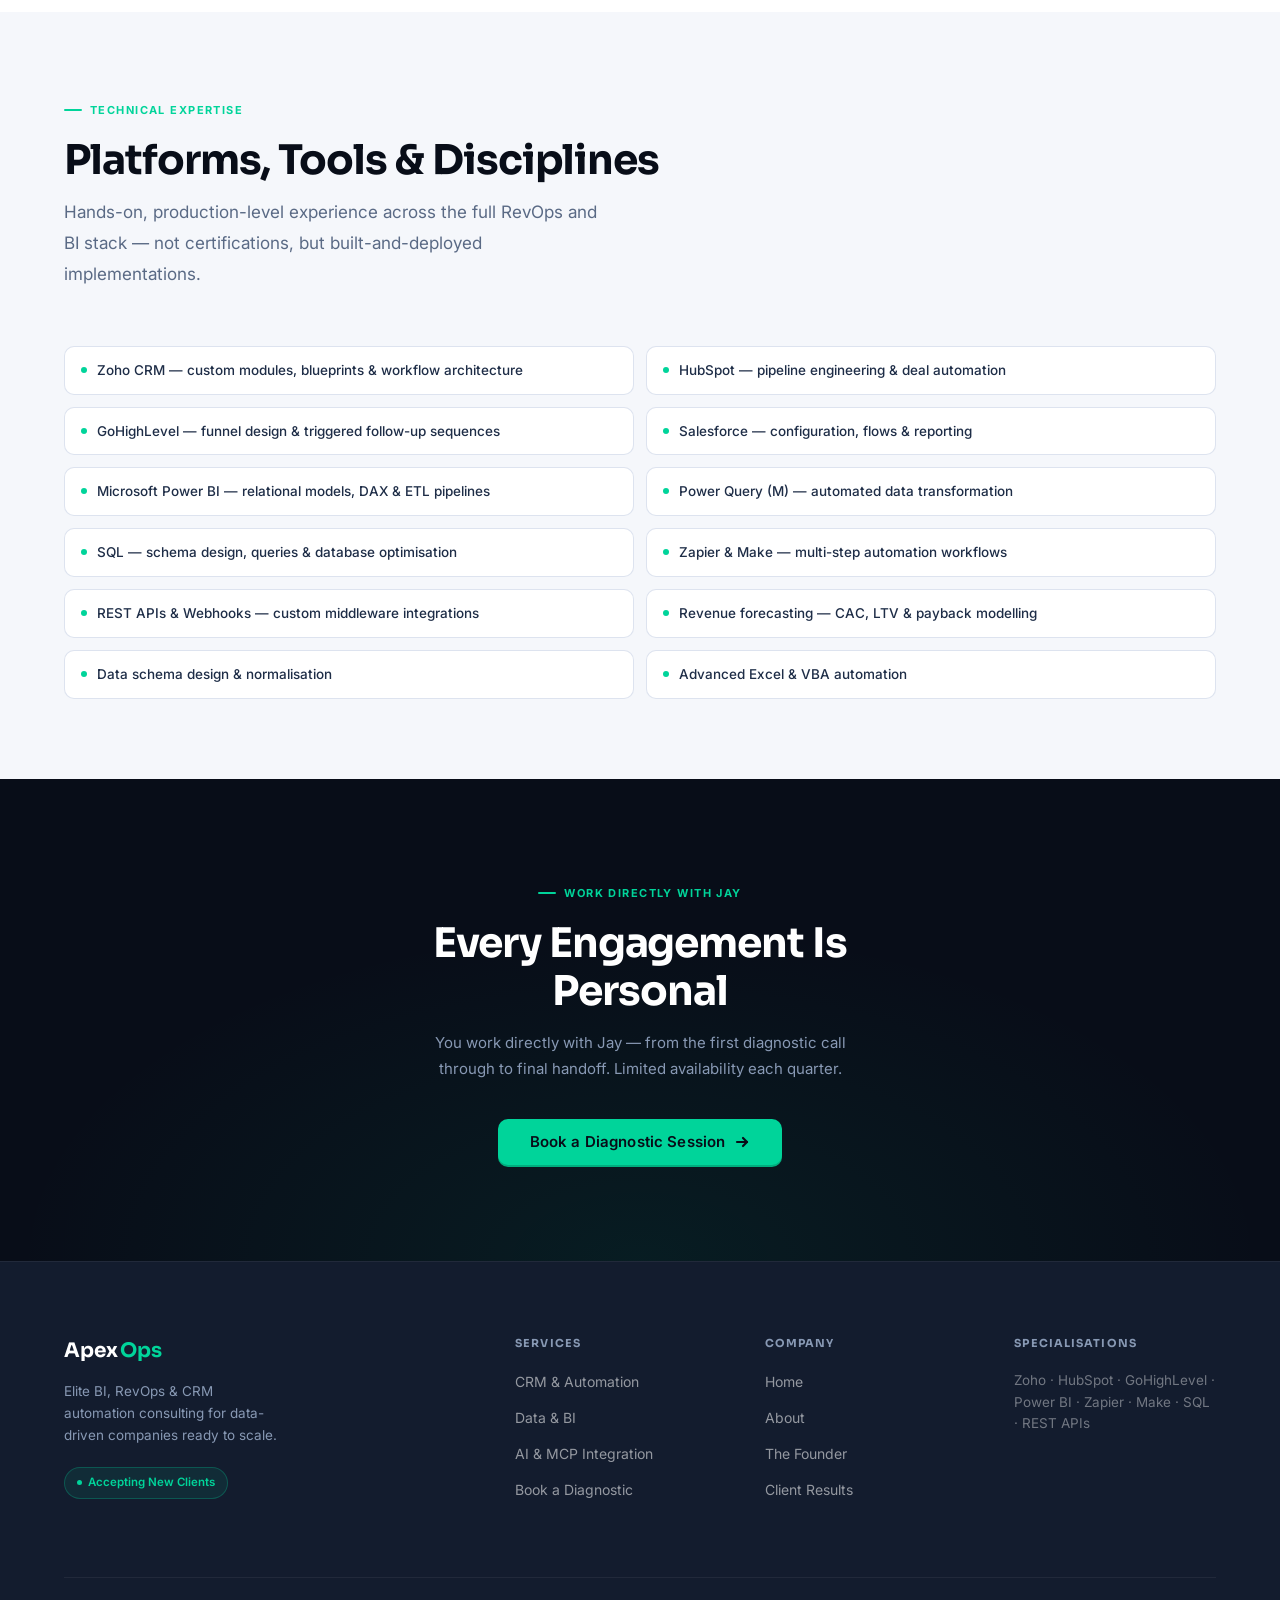
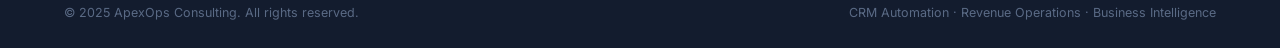
<file: founder.html>
<!DOCTYPE html>
<html lang="en">
<head>
  <meta charset="UTF-8"/>
  <meta name="viewport" content="width=device-width, initial-scale=1.0"/>
  <title>Jay Kurgat — Founder & Principal Consultant | ApexOps</title>
  <meta name="description" content="Jay Kurgat is the founder of ApexOps — a specialist RevOps and BI consultant who architects CRM systems, Power BI dashboards, and automated pipelines for data-driven companies."/>
  <link rel="preconnect" href="https://fonts.googleapis.com"/>
  <link rel="preconnect" href="https://fonts.gstatic.com" crossorigin/>
  <link href="https://fonts.googleapis.com/css2?family=Sora:wght@400;600;700&family=Inter:wght@400;500;600&display=swap" rel="stylesheet"/>
  <link rel="stylesheet" href="css/style.css"/>
</head>
<body>

<div id="site-nav"></div>

<main class="pt-nav">

  <!-- ══ FOUNDER HERO ══ -->
  <div class="founder-hero">
    <div class="founder-hero-inner">

      <!-- LEFT: Text -->
      <div class="founder-hero-text">
        <span class="eyebrow reveal">The Founder</span>
        <h1 class="reveal reveal-delay-1">Jay Kurgat</h1>
        <p class="founder-role reveal reveal-delay-1">Founder &amp; Principal Consultant — ApexOps</p>
        <p class="founder-hero-lead reveal reveal-delay-2">
          Revenue Operations and Business Intelligence specialist. Architect of the CRM systems, automated pipelines, and data infrastructure that high-growth companies depend on to scale with confidence.
        </p>
        <div class="founder-contact-row reveal reveal-delay-3">
          <a href="schedule.html" class="founder-contact-btn primary">
            <svg viewBox="0 0 24 24"><rect x="3" y="4" width="18" height="18" rx="2"/><line x1="16" y1="2" x2="16" y2="6"/><line x1="8" y1="2" x2="8" y2="6"/><line x1="3" y1="10" x2="21" y2="10"/></svg>
            Book a Diagnostic Session
          </a>
          <a href="mailto:jaykurgat@gmail.com" class="founder-contact-btn ghost">
            <svg viewBox="0 0 24 24"><rect x="2" y="4" width="20" height="16" rx="2"/><polyline points="2,4 12,13 22,4"/></svg>
            jaykurgat@gmail.com
          </a>
          <a href="https://linkedin.com" target="_blank" rel="noopener" class="founder-contact-btn ghost" aria-label="LinkedIn Profile">
            <svg viewBox="0 0 24 24"><path d="M16 8a6 6 0 0 1 6 6v7h-4v-7a2 2 0 0 0-4 0v7h-4v-7a6 6 0 0 1 6-6z"/><rect x="2" y="9" width="4" height="12"/><circle cx="4" cy="4" r="2"/></svg>
            LinkedIn
          </a>
        </div>
        <div class="founder-stats-row reveal reveal-delay-4" role="list">
          <div class="founder-stat" role="listitem">
            <div class="founder-stat-val">5<em>+</em></div>
            <div class="founder-stat-lbl">Years in RevOps &amp; BI</div>
          </div>
          <div class="founder-stat" role="listitem">
            <div class="founder-stat-val">40<em>%</em></div>
            <div class="founder-stat-lbl">Avg ops throughput gain</div>
          </div>
          <div class="founder-stat" role="listitem">
            <div class="founder-stat-val">90<em>d</em></div>
            <div class="founder-stat-lbl">Avg transformation window</div>
          </div>
        </div>
      </div>

      <!-- RIGHT: Photo -->
      <div class="founder-photo-col reveal reveal-delay-2">
        <div class="founder-photo-frame">
          <img src="img/jay-kurgat.png" alt="Jay Kurgat, Founder and Principal Consultant at ApexOps, in a grey suit and green tie"/>
        </div>
      </div>

    </div>
  </div>

  <!-- ══ BIO ══ -->
  <section class="founder-bio-section" aria-labelledby="bio-h2">
    <span class="eyebrow reveal">Background</span>
    <h2 id="bio-h2" class="reveal reveal-delay-1">Operator First. Consultant Second.</h2>
    <div class="founder-bio-grid" style="margin-top:44px;">
      <div>
        <div class="bio-block reveal">
          <h3>The Foundation</h3>
          <p>Before founding ApexOps, Jay worked across the full Revenue Operations stack — architecting Zoho and HubSpot CRM environments, engineering automated workflows in Zapier and Make, and building Power BI dashboards that replaced manual reporting entirely.</p>
          <p>He has operated inside organisations where data silos, disconnected pipelines, and blind strategic decisions weren't abstract consulting problems — they were daily operational realities costing real time and real revenue. That experience is the foundation of every engagement ApexOps takes on.</p>
        </div>
        <div class="bio-block reveal reveal-delay-1" style="margin-top:28px;">
          <h3>The Approach</h3>
          <p>ApexOps was built on a single conviction: that most companies don't need more strategy — they need working systems. Every engagement Jay leads is scoped around a defined business outcome, built with precision, documented in full, and handed over to a team that can maintain it independently.</p>
          <p>No retainer dependency. No black-box configurations your team can't understand. No vague deliverables measured in hours rather than outcomes.</p>
        </div>
      </div>
      <div>
        <div class="bio-block reveal reveal-delay-1" style="margin-bottom:28px;">
          <h3>Today</h3>
          <p>Jay works with a focused roster of clients — logistics companies, B2B SaaS firms, and professional services groups — who are past the point where manual operations are acceptable and ready to invest in the infrastructure that makes their next stage of growth structurally sustainable.</p>
          <p>Each engagement is taken on personally. There is no team of junior consultants doing the work while a senior partner handles check-ins. When you engage ApexOps, you work directly with Jay from scoping call to final handoff.</p>
        </div>
        <div class="philosophy-quote reveal reveal-delay-2">
          <p>"Most companies aren't held back by strategy. They're held back by systems that were never properly built in the first place. Fix the infrastructure, and the growth follows."</p>
          <cite>— Jay Kurgat, Founder of ApexOps</cite>
        </div>
      </div>
    </div>
  </section>

  <!-- ══ EXPERTISE ══ -->
  <section class="founder-bio-section surface" aria-labelledby="exp-h2">
    <div class="section-head">
      <span class="eyebrow reveal">Technical Expertise</span>
      <h2 id="exp-h2" class="reveal reveal-delay-1">Platforms, Tools &amp; Disciplines</h2>
      <p class="section-lead reveal reveal-delay-2">Hands-on, production-level experience across the full RevOps and BI stack — not certifications, but built-and-deployed implementations.</p>
    </div>
    <div class="expertise-grid reveal reveal-delay-3">
      <div class="expertise-item"><span>Zoho CRM — custom modules, blueprints &amp; workflow architecture</span></div>
      <div class="expertise-item"><span>HubSpot — pipeline engineering &amp; deal automation</span></div>
      <div class="expertise-item"><span>GoHighLevel — funnel design &amp; triggered follow-up sequences</span></div>
      <div class="expertise-item"><span>Salesforce — configuration, flows &amp; reporting</span></div>
      <div class="expertise-item"><span>Microsoft Power BI — relational models, DAX &amp; ETL pipelines</span></div>
      <div class="expertise-item"><span>Power Query (M) — automated data transformation</span></div>
      <div class="expertise-item"><span>SQL — schema design, queries &amp; database optimisation</span></div>
      <div class="expertise-item"><span>Zapier &amp; Make — multi-step automation workflows</span></div>
      <div class="expertise-item"><span>REST APIs &amp; Webhooks — custom middleware integrations</span></div>
      <div class="expertise-item"><span>Revenue forecasting — CAC, LTV &amp; payback modelling</span></div>
      <div class="expertise-item"><span>Data schema design &amp; normalisation</span></div>
      <div class="expertise-item"><span>Advanced Excel &amp; VBA automation</span></div>
    </div>
  </section>

  <!-- ══ CTA ══ -->
  <section class="cta-band" aria-labelledby="founder-cta-h2">
    <span class="eyebrow reveal">Work Directly With Jay</span>
    <h2 id="founder-cta-h2" class="reveal reveal-delay-1">Every Engagement Is Personal</h2>
    <p class="reveal reveal-delay-2">You work directly with Jay — from the first diagnostic call through to final handoff. Limited availability each quarter.</p>
    <a href="schedule.html" class="btn btn-primary reveal reveal-delay-3" style="font-size:15px;padding:15px 32px;">
      Book a Diagnostic Session
      <svg class="arrow" width="16" height="16" viewBox="0 0 16 16" fill="none" stroke="currentColor" stroke-width="2.2" stroke-linecap="round" stroke-linejoin="round" aria-hidden="true"><line x1="3" y1="8" x2="13" y2="8"/><polyline points="9,4 13,8 9,12"/></svg>
    </a>
  </section>

</main>

<div id="site-footer"></div>
<script src="js/nav-inject.js"></script>
<script src="js/shared.js"></script>
</body>
</html>
</file>
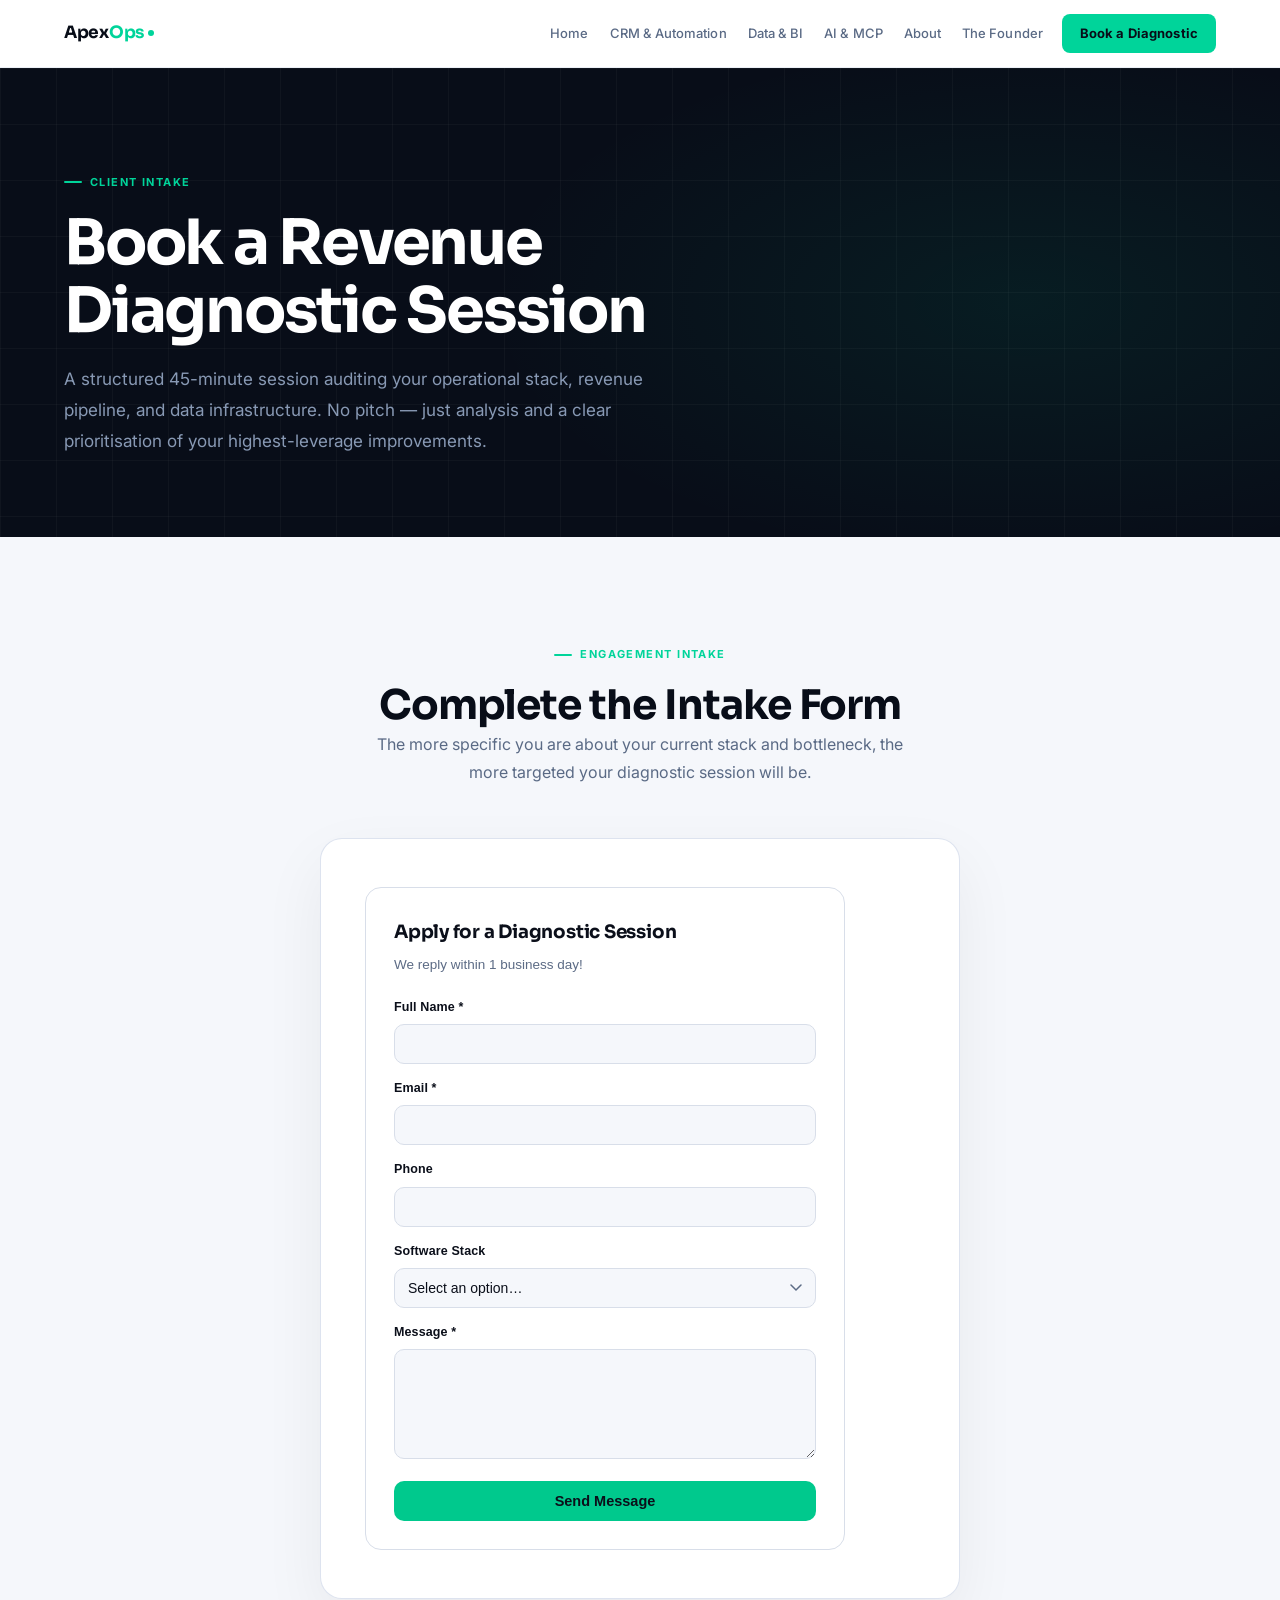
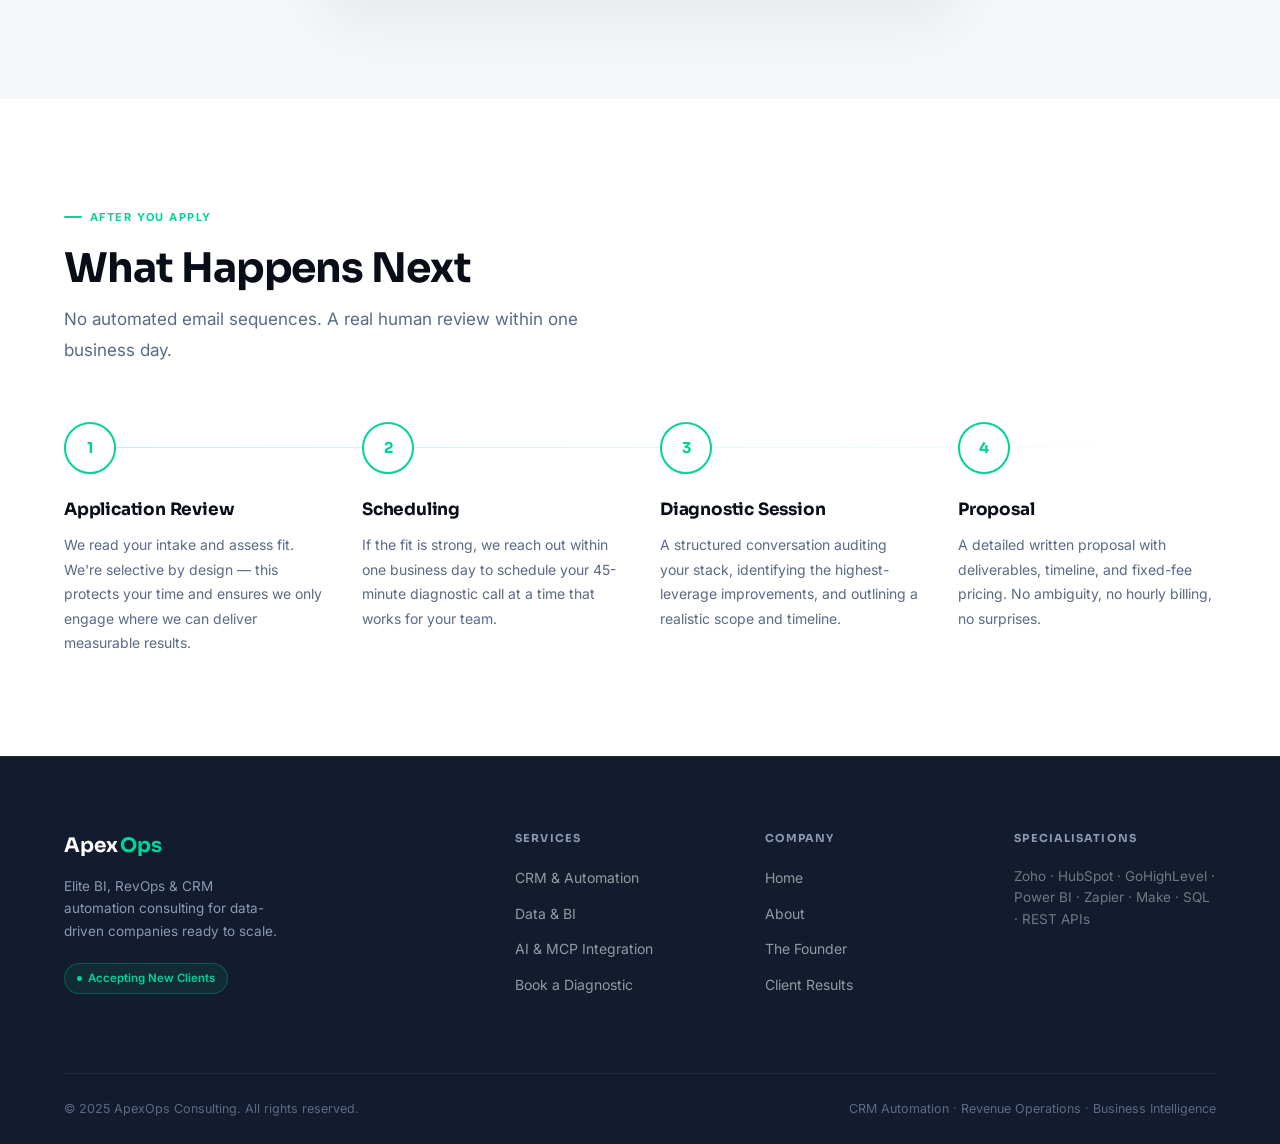
<file: schedule.html>
<!DOCTYPE html>
<html lang="en">
<head>
  <meta charset="UTF-8"/>
  <meta name="viewport" content="width=device-width, initial-scale=1.0"/>
  <title>Book a Revenue Diagnostic Session | ApexOps</title>
  <meta name="description" content="Apply for a Revenue Diagnostic Session with ApexOps — a structured 45-minute audit of your operational stack, CRM, and data infrastructure."/>
  <link rel="preconnect" href="https://fonts.googleapis.com"/>
  <link rel="preconnect" href="https://fonts.gstatic.com" crossorigin/>
  <link href="https://fonts.googleapis.com/css2?family=Sora:wght@400;600;700&family=Inter:wght@400;500;600&display=swap" rel="stylesheet"/>
  <link rel="stylesheet" href="css/style.css"/>
  <style>
    @keyframes spin { to { transform: rotate(360deg); } }
  </style>
</head>
<body>

<div id="site-nav"></div>

<main class="pt-nav">

  <!-- PAGE HEADER -->
  <header class="page-header" aria-labelledby="schedule-h1">
    <span class="eyebrow">Client Intake</span>
    <h1 id="schedule-h1">Book a Revenue Diagnostic Session</h1>
    <p>A structured 45-minute session auditing your operational stack, revenue pipeline, and data infrastructure. No pitch — just analysis and a clear prioritisation of your highest-leverage improvements.</p>
  </header>

  <!-- FORM -->
  <section class="surface" aria-labelledby="form-h2">
    <div style="text-align:center; max-width:540px; margin:0 auto 52px;">
      <span class="eyebrow reveal">Engagement Intake</span>
      <h2 id="form-h2" class="reveal reveal-delay-1">Complete the Intake Form</h2>
      <p class="reveal reveal-delay-2">The more specific you are about your current stack and bottleneck, the more targeted your diagnostic session will be.</p>
    </div>

    <div class="form-wrap reveal reveal-delay-2">
      <!-- Mini-EmailJS contact form (theme: Minimal Light) -->
<!-- Mini-EmailJS contact form (theme: Minimal Light) -->
<style>
  .mek-form {
    --mek-bg: #ffffff;
    --mek-text: #0B0F1A;
    --mek-muted: #5C6B85;
    --mek-border: #D8DEE9;
    --mek-input-bg: #F5F7FB;
    --mek-accent: #00C98D;
    --mek-accent-text: #0B0F1A;
    --mek-radius: 10px;
    font-family: -apple-system, BlinkMacSystemFont, "Segoe UI", sans-serif;
    max-width: 480px;
  }
  .mek-form {
    background: var(--mek-bg);
    color: var(--mek-text);
    padding: 28px;
    border-radius: calc(var(--mek-radius) + 6px);
    border: 1px solid var(--mek-border);
  }
  .mek-form h3 {
    margin: 0 0 6px;
    font-size: 1.15rem;
    font-weight: 700;
    color: var(--mek-text);
  }
  .mek-form p.mek-sub {
    margin: 0 0 20px;
    font-size: 13.5px;
    color: var(--mek-muted);
  }
  .mek-form .mek-group {
    margin-bottom: 14px;
  }
  .mek-form label {
    display: block;
    font-size: 12.5px;
    font-weight: 600;
    margin-bottom: 6px;
    color: var(--mek-text);
  }
  .mek-form input,
  .mek-form textarea,
  .mek-form select {
    width: 100%;
    box-sizing: border-box;
    padding: 11px 13px;
    border: 1px solid var(--mek-border);
    border-radius: var(--mek-radius);
    background: var(--mek-input-bg);
    color: var(--mek-text);
    font-family: inherit;
    font-size: 14px;
    outline: none;
    transition: border-color 0.15s ease, box-shadow 0.15s ease;
    appearance: none;
    -webkit-appearance: none;
  }
  .mek-form input:focus,
  .mek-form textarea:focus,
  .mek-form select:focus {
    border-color: var(--mek-accent);
    box-shadow: 0 0 0 3px color-mix(in srgb, var(--mek-accent) 18%, transparent);
  }
  .mek-form select {
    background-image: url("data:image/svg+xml,%3Csvg xmlns='http://www.w3.org/2000/svg' width='12' height='8' fill='none'%3E%3Cpath d='M1 1l5 5 5-5' stroke='%235C6B85' stroke-width='1.5' stroke-linecap='round'/%3E%3C/svg%3E");
    background-repeat: no-repeat;
    background-position: right 13px center;
    padding-right: 36px;
    cursor: pointer;
  }
  .mek-form textarea {
    min-height: 110px;
    resize: vertical;
  }
  .mek-form button[type="submit"] {
    width: 100%;
    padding: 12px;
    border: none;
    border-radius: var(--mek-radius);
    background: var(--mek-accent);
    color: var(--mek-accent-text);
    font-family: inherit;
    font-size: 14.5px;
    font-weight: 700;
    cursor: pointer;
    transition: opacity 0.15s ease;
  }
  .mek-form button[type="submit"]:hover { opacity: 0.9; }
  .mek-form button[type="submit"]:disabled { opacity: 0.6; cursor: not-allowed; }
  .mek-form .mek-status {
    margin-top: 12px;
    font-size: 13px;
    display: none;
    padding: 10px 14px;
    border-radius: var(--mek-radius);
  }
  .mek-form .mek-status.show { display: block; }
  .mek-form .mek-status.success {
    color: #065F46;
    background: #D1FAE5;
    border: 1px solid #6EE7B7;
  }
  .mek-form .mek-status.error {
    color: #991B1B;
    background: #FEE2E2;
    border: 1px solid #FCA5A5;
  }
  </style>
  
  <form class="mek-form" id="mek-contact-form">
        <h3>Apply for a Diagnostic Session</h3>
        <p class="mek-sub">We reply within 1 business day!</p>
        <div class="mek-group">
          <label for="mek-from_name">Full Name *</label>
          <input type="text" id="mek-from_name" name="from_name" required/>
        </div>
        <div class="mek-group">
          <label for="mek-email">Email *</label>
          <input type="email" id="mek-email" name="email" required/>
        </div>
        <div class="mek-group">
          <label for="mek-phone">Phone</label>
          <input type="tel" id="mek-phone" name="phone"/>
        </div>
        <div class="mek-group">
          <label for="mek-stack">Software Stack</label>
          <select id="mek-stack" name="stack">
            <option value="" disabled selected>Select an option…</option>
            <option value="Zoho Suite">Zoho Suite</option>
            <option value="HubSpot">HubSpot</option>
            <option value="GoHighLevel">GoHighLevel</option>
            <option value="Salesforce">Salesforce</option>
            <option value="Multiple / Unintegrated Platforms">Multiple / Unintegrated Platforms</option>
            <option value="No CRM Currently">No CRM Currently</option>
            <option value="Other">Other</option>
          </select>
        </div>
        <div class="mek-group">
          <label for="mek-message">Message *</label>
          <textarea id="mek-message" name="message" required></textarea>
        </div>
  
        <!-- Honeypot — hidden from real users, bots often fill it in -->
        <input type="text" name="_gotcha" style="position:absolute;left:-9999px" tabindex="-1" autocomplete="off"/>
  
        <button type="submit">Send Message</button>
        <div class="mek-status" id="mek-status"></div>
  </form>
  
  <script>
  (function () {
    var ENDPOINT = "https://mini-emailjs.vercel.app/api/send/apexops-website";
    var API_KEY  = "mek_a04b7280f0c9880cea814b081741e3469329165153ce0f8b";
  
    var form   = document.getElementById('mek-contact-form');
    var status = document.getElementById('mek-status');
    var button = form.querySelector('button[type="submit"]');
  
    form.addEventListener('submit', async function (e) {
      e.preventDefault();
      status.className = 'mek-status';
      status.textContent = '';
  
      var data = Object.fromEntries(new FormData(form).entries());
      data.apiKey = API_KEY;
  
      button.disabled = true;
      var originalText = button.textContent;
      button.textContent = 'Sending…';
  
      try {
        var res = await fetch(ENDPOINT, {
          method: 'POST',
          headers: { 'Content-Type': 'application/json' },
          body: JSON.stringify(data),
        });
        var result = await res.json();
  
        if (result.ok) {
          status.textContent = 'Thanks — your message has been sent!';
          status.className = 'mek-status show success';
          form.reset();
        } else {
          status.textContent = 'Error: ' + (result.error || 'Something went wrong.');
          status.className = 'mek-status show error';
        }
      } catch (err) {
        console.error('[Mini-EmailJS] fetch error:', err);
        status.textContent = 'Network error (' + (err.message || 'unknown') + '). Please try again.';
        status.className = 'mek-status show error';
      } finally {
        button.disabled = false;
        button.textContent = originalText;
      }
    });
  })();
  </script>
    </div>
  </section>

  <!-- WHAT HAPPENS NEXT -->
  <section aria-labelledby="next-h2">
    <div class="section-head">
      <span class="eyebrow reveal">After You Apply</span>
      <h2 id="next-h2" class="reveal reveal-delay-1">What Happens Next</h2>
      <p class="section-lead reveal reveal-delay-2">No automated email sequences. A real human review within one business day.</p>
    </div>
    <div class="steps" role="list">
      <div class="step reveal" role="listitem">
        <div class="step-num">1</div>
        <h3>Application Review</h3>
        <p>We read your intake and assess fit. We're selective by design — this protects your time and ensures we only engage where we can deliver measurable results.</p>
      </div>
      <div class="step reveal reveal-delay-1" role="listitem">
        <div class="step-num">2</div>
        <h3>Scheduling</h3>
        <p>If the fit is strong, we reach out within one business day to schedule your 45-minute diagnostic call at a time that works for your team.</p>
      </div>
      <div class="step reveal reveal-delay-2" role="listitem">
        <div class="step-num">3</div>
        <h3>Diagnostic Session</h3>
        <p>A structured conversation auditing your stack, identifying the highest-leverage improvements, and outlining a realistic scope and timeline.</p>
      </div>
      <div class="step reveal reveal-delay-3" role="listitem">
        <div class="step-num">4</div>
        <h3>Proposal</h3>
        <p>A detailed written proposal with deliverables, timeline, and fixed-fee pricing. No ambiguity, no hourly billing, no surprises.</p>
      </div>
    </div>
  </section>

</main>

<!-- SUCCESS MODAL -->
<div class="modal-overlay" id="modal" role="dialog" aria-modal="true" aria-labelledby="modal-title" aria-describedby="modal-desc">
  <div class="modal">
    <div class="modal-icon" aria-hidden="true">
      <svg viewBox="0 0 24 24"><polyline points="4,12 9,17 20,6"/></svg>
    </div>
    <h3 id="modal-title">Application Received</h3>
    <p id="modal-desc">Your intake has been logged and sent directly to our team. We'll be in touch within one business day to schedule your diagnostic session.</p>
    <button class="modal-close" onclick="closeModal()">Close</button>
  </div>
</div>

<div id="site-footer"></div>

<!-- EmailJS SDK — loads from CDN, required for email delivery -->

<script src="js/nav-inject.js"></script>
<script src="js/shared.js"></script>
</body>
</html>
</file>
<file: css/style.css>
/* ══════════════════════════════════════════
   ApexOps — Design System
   Premium RevOps & BI Consulting Website
══════════════════════════════════════════ */

*, *::before, *::after { box-sizing: border-box; margin: 0; padding: 0; }

:root {
  --ink:        #080D18;
  --ink-mid:    #131C2E;
  --ink-soft:   #1E2D47;
  --muted:      #5A6A85;
  --muted-lt:   #8899B4;
  --border:     rgba(100,130,180,0.12);
  --border-md:  rgba(100,130,180,0.22);
  --border-lg:  rgba(100,130,180,0.34);
  --surface:    #F5F7FB;
  --surface-2:  #EDEEF5;
  --white:      #FFFFFF;
  --em:         #00D49A;
  --em-dk:      #00AE7E;
  --em-glow:    rgba(0,212,154,0.09);
  --em-border:  rgba(0,212,154,0.26);
  --em-strong:  rgba(0,212,154,0.18);
  --ff-d:       'Sora', sans-serif;
  --ff-b:       'Inter', sans-serif;
  --r:          10px;
  --r-lg:       16px;
  --r-xl:       22px;
  --ease:       0.24s cubic-bezier(0.4,0,0.2,1);
  --ease-spring:0.4s cubic-bezier(0.34,1.56,0.64,1);
}

html { scroll-behavior: smooth; }

body {
  font-family: var(--ff-b);
  background: var(--white);
  color: var(--ink);
  line-height: 1.7;
  font-size: 16px;
  -webkit-font-smoothing: antialiased;
  -moz-osx-font-smoothing: grayscale;
  overflow-x: hidden;
}

/* ── SCROLL ANIMATIONS ── */
.reveal {
  opacity: 0;
  transform: translateY(28px);
  transition: opacity 0.6s ease, transform 0.6s ease;
}
.reveal.visible {
  opacity: 1;
  transform: translateY(0);
}
.reveal-delay-1 { transition-delay: 0.1s; }
.reveal-delay-2 { transition-delay: 0.2s; }
.reveal-delay-3 { transition-delay: 0.3s; }
.reveal-delay-4 { transition-delay: 0.4s; }

/* ── TYPOGRAPHY ── */
h1 {
  font-family: var(--ff-d);
  font-size: clamp(2.3rem, 5.2vw, 3.9rem);
  font-weight: 700;
  line-height: 1.08;
  letter-spacing: -0.036em;
  color: var(--ink);
}
h2 {
  font-family: var(--ff-d);
  font-size: clamp(1.7rem, 3.4vw, 2.55rem);
  font-weight: 700;
  line-height: 1.17;
  letter-spacing: -0.026em;
  color: var(--ink);
}
h3 {
  font-family: var(--ff-d);
  font-size: 1.06rem;
  font-weight: 700;
  letter-spacing: -0.012em;
  color: var(--ink);
  margin-bottom: 9px;
}
h4 {
  font-family: var(--ff-d);
  font-size: 0.88rem;
  font-weight: 700;
  letter-spacing: 0.08em;
  text-transform: uppercase;
  color: var(--muted-lt);
  margin-bottom: 16px;
}
p { color: var(--muted); line-height: 1.76; }

/* ── NAV ── */
.nav {
  position: fixed; top: 0; left: 0; right: 0; z-index: 900;
  height: 68px;
  display: flex; align-items: center; justify-content: space-between;
  padding: 0 max(24px, 5vw);
  background: rgba(255,255,255,0.93);
  backdrop-filter: saturate(180%) blur(24px);
  -webkit-backdrop-filter: saturate(180%) blur(24px);
  border-bottom: 1px solid var(--border);
  transition: box-shadow var(--ease), border-color var(--ease);
}
.nav.scrolled {
  border-color: var(--border-md);
  box-shadow: 0 4px 40px rgba(8,13,24,0.07);
}

.nav-brand {
  font-family: var(--ff-d);
  font-size: 17px; font-weight: 700;
  color: var(--ink); text-decoration: none;
  letter-spacing: -0.5px;
  display: flex; align-items: center;
  gap: 1px; flex-shrink: 0;
}
.nav-brand .accent { color: var(--em); }
.nav-brand .dot {
  width: 6px; height: 6px; border-radius: 50%;
  background: var(--em); margin-left: 3px;
  animation: blink 2.4s ease-in-out infinite;
}
@keyframes blink { 0%,100%{opacity:1} 50%{opacity:0.3} }

.nav-links {
  display: flex; align-items: center; gap: 1px;
}
.nav-links a {
  font-size: 13px; font-weight: 500;
  color: var(--muted); text-decoration: none;
  padding: 7px 10px; border-radius: 8px;
  transition: var(--ease); white-space: nowrap;
  letter-spacing: 0.005em;
}
.nav-links a:hover { color: var(--ink); background: var(--surface); }
.nav-links a.active { color: var(--ink); }
.nav-links .nav-cta {
  background: var(--em) !important;
  color: var(--ink) !important;
  font-weight: 700 !important;
  font-size: 13px !important;
  padding: 8px 18px !important;
  border-radius: 8px !important;
  margin-left: 8px;
  letter-spacing: 0.01em;
}
.nav-links .nav-cta:hover {
  background: var(--em-dk) !important;
  transform: translateY(-1px);
  box-shadow: 0 4px 16px rgba(0,212,154,0.3);
}

.hamburger {
  display: none;
  background: none; border: none; cursor: pointer;
  color: var(--ink); padding: 6px; border-radius: 6px;
  transition: var(--ease);
}
.hamburger:hover { background: var(--surface); }

@media (max-width: 1000px) {
  .hamburger { display: flex; }
  .nav-links {
    display: none;
    position: fixed; top: 68px; left: 0; right: 0;
    background: var(--white);
    border-bottom: 1px solid var(--border);
    flex-direction: column; align-items: stretch;
    padding: 16px max(24px,5vw) 24px;
    gap: 2px; z-index: 899;
    box-shadow: 0 16px 40px rgba(8,13,24,0.1);
  }
  .nav-links.open { display: flex; }
  .nav-links a {
    padding: 13px 8px; border-radius: 0;
    border-bottom: 1px solid var(--border);
    font-size: 15px;
  }
  .nav-links .nav-cta {
    margin: 14px 0 0 !important;
    border-radius: 10px !important;
    text-align: center !important;
    padding: 14px 18px !important;
  }
}

/* ── SCROLL PROGRESS ── */
#scroll-bar {
  position: fixed; top: 68px; left: 0;
  height: 2px; width: 0;
  background: linear-gradient(90deg, var(--em), var(--em-dk));
  z-index: 901; pointer-events: none;
}

/* ── LAYOUT ── */
.pt-nav { padding-top: 68px; }
.container { max-width: 1160px; margin: 0 auto; padding: 0 max(24px,5vw); }

section { padding: 100px max(24px,5vw); }
section.tight { padding: 72px max(24px,5vw); }
section.dark { background: var(--ink); }
section.surface { background: var(--surface); }

.eyebrow {
  display: inline-flex; align-items: center; gap: 8px;
  font-size: 11px; font-weight: 700;
  letter-spacing: 0.13em; text-transform: uppercase;
  color: var(--em); margin-bottom: 18px;
}
.eyebrow::before {
  content: '';
  width: 18px; height: 2px;
  background: var(--em); border-radius: 2px;
  flex-shrink: 0;
}

.section-lead {
  font-size: 1.07rem;
  color: var(--muted);
  max-width: 540px;
  line-height: 1.8;
  margin-top: 12px;
}
.section-head { margin-bottom: 56px; }

/* ── BUTTONS ── */
.btn {
  display: inline-flex; align-items: center; gap: 9px;
  font-family: var(--ff-b); font-weight: 600;
  font-size: 14.5px; border: none; cursor: pointer;
  padding: 13px 26px; border-radius: var(--r);
  text-decoration: none; transition: var(--ease);
  letter-spacing: 0.01em; line-height: 1;
  white-space: nowrap;
}
.btn-primary {
  background: var(--em); color: var(--ink);
  box-shadow: 0 2px 0 var(--em-dk);
}
.btn-primary:hover {
  background: var(--em-dk);
  transform: translateY(-2px);
  box-shadow: 0 6px 24px rgba(0,212,154,0.32);
}
.btn-primary .arrow { transition: transform var(--ease); }
.btn-primary:hover .arrow { transform: translateX(4px); }

.btn-ghost {
  background: transparent; color: var(--ink-soft);
  border: 1.5px solid var(--border-lg);
}
.btn-ghost:hover {
  border-color: var(--em);
  color: var(--em);
  background: var(--em-glow);
}

.btn-white {
  background: var(--white); color: var(--ink);
  box-shadow: 0 2px 0 rgba(0,0,0,0.08);
}
.btn-white:hover {
  transform: translateY(-2px);
  box-shadow: 0 6px 24px rgba(0,0,0,0.12);
}

/* ── BADGE ── */
.badge {
  display: inline-flex; align-items: center; gap: 8px;
  font-size: 12px; font-weight: 600; letter-spacing: 0.06em;
  color: var(--em); background: var(--em-glow);
  border: 1px solid var(--em-border);
  border-radius: 20px; padding: 5px 14px; margin-bottom: 28px;
}
.badge-dot {
  width: 6px; height: 6px; border-radius: 50%;
  background: var(--em);
  animation: pulse 2.2s ease-in-out infinite;
}
@keyframes pulse { 0%,100%{opacity:1;transform:scale(1)} 50%{opacity:0.4;transform:scale(0.65)} }

/* ══════════════════════════════════════════
   HERO
══════════════════════════════════════════ */
.hero {
  min-height: calc(100vh - 68px);
  display: grid;
  grid-template-columns: 1fr 1fr;
  align-items: center;
  gap: 60px;
  padding: 80px max(24px,5vw);
  position: relative;
  overflow: hidden;
}
@media (max-width: 900px) {
  .hero { grid-template-columns: 1fr; min-height: auto; padding: 60px max(24px,5vw) 48px; }
  .hero-visual { display: none; }
}

.hero-bg {
  position: absolute; inset: 0; pointer-events: none; z-index: 0;
  background-image:
    linear-gradient(var(--border) 1px, transparent 1px),
    linear-gradient(90deg, var(--border) 1px, transparent 1px);
  background-size: 56px 56px;
}
.hero-bg::after {
  content: '';
  position: absolute; inset: 0;
  background: radial-gradient(ellipse 80% 70% at 65% 50%, rgba(0,212,154,0.06) 0%, transparent 65%);
}
.hero-content { position: relative; z-index: 1; }
.hero h1 { margin-bottom: 22px; }
.hero h1 em { font-style: normal; color: var(--em); }
.hero-sub {
  font-size: clamp(1rem,1.7vw,1.15rem);
  color: var(--muted); max-width: 520px;
  margin-bottom: 40px; line-height: 1.8;
}
.hero-actions { display: flex; align-items: center; flex-wrap: wrap; gap: 12px; }
.hero-stats {
  display: flex; gap: 0; flex-wrap: wrap;
  margin-top: 56px; padding-top: 44px;
  border-top: 1px solid var(--border);
}
.stat-item {
  padding-right: 40px;
  margin-right: 40px;
  border-right: 1px solid var(--border);
}
.stat-item:last-child { border-right: none; margin-right: 0; padding-right: 0; }
.stat-val {
  font-family: var(--ff-d);
  font-size: 2.4rem; font-weight: 700;
  color: var(--ink); line-height: 1;
  letter-spacing: -0.045em;
}
.stat-val em { font-style: normal; color: var(--em); }
.stat-lbl { font-size: 13px; color: var(--muted); margin-top: 6px; font-weight: 400; }

/* Hero visual — dashboard mockup */
.hero-visual {
  position: relative; z-index: 1;
  display: flex; align-items: center; justify-content: center;
}
.dashboard-mock {
  width: 100%; max-width: 520px;
  background: var(--white);
  border: 1px solid var(--border-md);
  border-radius: var(--r-xl);
  overflow: hidden;
  box-shadow: 0 32px 80px rgba(8,13,24,0.12), 0 0 0 1px var(--border);
}
.dash-header {
  background: var(--ink);
  padding: 16px 20px;
  display: flex; align-items: center; gap: 10px;
}
.dash-dots { display: flex; gap: 6px; }
.dash-dots span {
  width: 10px; height: 10px; border-radius: 50%;
}
.dash-dots span:nth-child(1) { background: #FF5F57; }
.dash-dots span:nth-child(2) { background: #FFBD2E; }
.dash-dots span:nth-child(3) { background: #28CA42; }
.dash-title {
  font-family: var(--ff-d); font-size: 12px;
  font-weight: 600; color: var(--muted-lt);
  margin-left: 6px; letter-spacing: 0.04em;
}
.dash-body { padding: 20px; background: var(--surface); }

/* KPI row */
.dash-kpis {
  display: grid; grid-template-columns: repeat(3,1fr); gap: 10px;
  margin-bottom: 16px;
}
.dash-kpi {
  background: var(--white);
  border: 1px solid var(--border);
  border-radius: 10px;
  padding: 12px 14px;
}
.dash-kpi-label { font-size: 10px; color: var(--muted); font-weight: 500; margin-bottom: 4px; letter-spacing: 0.04em; text-transform: uppercase; }
.dash-kpi-val { font-family: var(--ff-d); font-size: 18px; font-weight: 700; color: var(--ink); line-height: 1; }
.dash-kpi-delta {
  font-size: 10px; font-weight: 600; margin-top: 4px;
  display: inline-flex; align-items: center; gap: 2px;
}
.dash-kpi-delta.up { color: var(--em); }
.dash-kpi-delta.down { color: #F56565; }

/* Chart area */
.dash-chart-area {
  background: var(--white);
  border: 1px solid var(--border);
  border-radius: 10px;
  padding: 14px 16px;
  margin-bottom: 12px;
}
.dash-chart-label { font-size: 11px; font-weight: 600; color: var(--ink); margin-bottom: 12px; }
.dash-bars {
  display: flex; align-items: flex-end; gap: 6px;
  height: 72px;
}
.dash-bar {
  flex: 1; border-radius: 4px 4px 0 0;
  background: var(--surface-2);
  transition: var(--ease);
  position: relative; overflow: hidden;
}
.dash-bar .fill {
  position: absolute; bottom: 0; left: 0; right: 0;
  border-radius: 4px 4px 0 0;
  background: linear-gradient(to top, var(--em-dk), var(--em));
  animation: barGrow 1s var(--ease) both;
}
@keyframes barGrow { from{height:0} }
.dash-bar.active .fill { background: linear-gradient(to top, #00B87A, var(--em)); }

/* Pipeline mini */
.dash-pipeline {
  background: var(--white);
  border: 1px solid var(--border);
  border-radius: 10px;
  padding: 12px 16px;
}
.dash-pipeline-label { font-size: 11px; font-weight: 600; color: var(--ink); margin-bottom: 10px; }
.pipe-stages { display: flex; gap: 6px; }
.pipe-stage {
  flex: 1; background: var(--surface); border-radius: 6px;
  padding: 8px 6px; text-align: center;
}
.pipe-stage-name { font-size: 9px; color: var(--muted); font-weight: 600; letter-spacing: 0.04em; text-transform: uppercase; }
.pipe-stage-count { font-family: var(--ff-d); font-size: 16px; font-weight: 700; color: var(--ink); margin: 3px 0 1px; }
.pipe-stage-val { font-size: 9px; color: var(--em); font-weight: 600; }

/* ══════════════════════════════════════════
   LOGO / TRUST STRIP
══════════════════════════════════════════ */
.trust-strip {
  padding: 32px max(24px,5vw);
  border-top: 1px solid var(--border);
  border-bottom: 1px solid var(--border);
  background: var(--surface);
  overflow: hidden;
}
.trust-label {
  font-size: 11px; font-weight: 700;
  letter-spacing: 0.1em; text-transform: uppercase;
  color: var(--muted); text-align: center;
  margin-bottom: 20px;
}
.marquee-wrapper { overflow: hidden; position: relative; }
.marquee-wrapper::before,
.marquee-wrapper::after {
  content: ''; position: absolute; top: 0; bottom: 0; width: 80px; z-index: 2;
}
.marquee-wrapper::before { left: 0; background: linear-gradient(90deg, var(--surface), transparent); }
.marquee-wrapper::after  { right: 0; background: linear-gradient(-90deg, var(--surface), transparent); }
.marquee-track {
  display: flex; gap: 0;
  animation: marquee 28s linear infinite;
  width: max-content;
}
@media (prefers-reduced-motion: reduce) { .marquee-track { animation: none; } }
@keyframes marquee { from{transform:translateX(0)} to{transform:translateX(-50%)} }
.marquee-item {
  padding: 8px 32px;
  font-family: var(--ff-d); font-size: 14px; font-weight: 600;
  color: var(--muted); white-space: nowrap;
  border-right: 1px solid var(--border);
  letter-spacing: -0.01em;
}

/* ══════════════════════════════════════════
   CARDS
══════════════════════════════════════════ */
.card-grid {
  display: grid;
  grid-template-columns: repeat(auto-fit, minmax(280px,1fr));
  gap: 20px;
}
.card-grid-2 {
  display: grid;
  grid-template-columns: repeat(auto-fit, minmax(340px,1fr));
  gap: 20px;
}

/* Light card */
.card {
  background: var(--white);
  border: 1px solid var(--border-md);
  border-radius: var(--r-lg);
  padding: 32px 28px;
  transition: transform var(--ease), border-color var(--ease), box-shadow var(--ease);
  position: relative; overflow: hidden;
}
.card-top-bar {
  position: absolute; top: 0; left: 0; right: 0; height: 3px;
  background: var(--em); transform: scaleX(0); transform-origin: left;
  transition: transform 0.3s var(--ease);
  border-radius: 0;
}
.card:hover {
  border-color: var(--em-border);
  transform: translateY(-5px);
  box-shadow: 0 20px 56px rgba(0,212,154,0.08), 0 4px 16px rgba(8,13,24,0.06);
}
.card:hover .card-top-bar { transform: scaleX(1); }

.card-icon {
  width: 46px; height: 46px; border-radius: 11px;
  background: var(--em-glow); border: 1px solid var(--em-border);
  display: flex; align-items: center; justify-content: center;
  margin-bottom: 20px; transition: var(--ease);
}
.card:hover .card-icon { background: var(--em-strong); }
.card-icon svg {
  width: 21px; height: 21px;
  stroke: var(--em); fill: none;
  stroke-width: 1.8; stroke-linecap: round; stroke-linejoin: round;
}

/* Dark card */
.card-dark {
  background: var(--ink-mid);
  border: 1px solid rgba(255,255,255,0.07);
  border-radius: var(--r-lg);
  padding: 36px 30px;
  transition: transform var(--ease), border-color var(--ease);
  position: relative; overflow: hidden;
}
.card-dark-bar {
  position: absolute; bottom: 0; left: 0; right: 0; height: 3px;
  background: var(--em); transform: scaleX(0); transform-origin: left;
  transition: transform 0.3s var(--ease);
}
.card-dark:hover {
  border-color: rgba(0,212,154,0.2);
  transform: translateY(-4px);
  box-shadow: 0 20px 56px rgba(0,0,0,0.3);
}
.card-dark:hover .card-dark-bar { transform: scaleX(1); }
.card-dark h3 { color: var(--white); margin-bottom: 12px; }
.card-dark p  { color: var(--muted-lt); font-size: 14.5px; line-height: 1.72; }
.card-tag {
  display: inline-block; font-size: 11px; font-weight: 700;
  letter-spacing: 0.09em; text-transform: uppercase;
  color: var(--em); background: rgba(0,212,154,0.1);
  border: 1px solid var(--em-border);
  padding: 4px 10px; border-radius: 5px; margin-bottom: 16px;
}
.card-dark ul { list-style: none; margin-top: 20px; }
.card-dark ul li {
  font-size: 13.5px; color: var(--muted-lt);
  padding: 6px 0;
  display: flex; align-items: flex-start; gap: 10px;
  border-bottom: 1px solid rgba(255,255,255,0.05);
}
.card-dark ul li:last-child { border-bottom: none; }
.card-dark ul li::before {
  content: ''; flex-shrink: 0;
  width: 5px; height: 5px; border-radius: 50%;
  background: var(--em); margin-top: 9px;
}

/* Link card variant */
a.card { text-decoration: none; display: block; }
.card-link-label {
  display: inline-flex; align-items: center; gap: 6px;
  color: var(--em); font-size: 13px; font-weight: 700;
  margin-top: 22px; letter-spacing: 0.01em;
  transition: gap var(--ease);
}
.card:hover .card-link-label { gap: 10px; }

/* ══════════════════════════════════════════
   STACK TAGS
══════════════════════════════════════════ */
.tag-cloud { display: flex; flex-wrap: wrap; gap: 10px; }
.tag {
  font-size: 13px; font-weight: 500;
  color: var(--ink-soft);
  border: 1px solid var(--border-md);
  border-radius: 7px; padding: 7px 15px;
  background: var(--white); transition: var(--ease);
  cursor: default;
}
.tag:hover { border-color: var(--em); color: var(--em); background: var(--em-glow); }

/* ══════════════════════════════════════════
   PROCESS STEPS
══════════════════════════════════════════ */
.steps {
  display: grid;
  grid-template-columns: repeat(auto-fit, minmax(200px,1fr));
  gap: 40px;
  position: relative;
}
.steps::before {
  content: '';
  position: absolute; top: 25px; left: 26px; right: 26px; height: 1px;
  background: linear-gradient(90deg, var(--em-border), transparent);
}
@media (max-width: 640px) { .steps::before { display: none; } }

.step { position: relative; }
.step-num {
  width: 52px; height: 52px; border-radius: 50%;
  border: 2px solid var(--em); background: var(--white);
  display: flex; align-items: center; justify-content: center;
  font-family: var(--ff-d); font-size: 15px; font-weight: 700;
  color: var(--em); margin-bottom: 22px;
  position: relative; z-index: 1;
  transition: var(--ease);
}
.step:hover .step-num {
  background: var(--em); color: var(--ink);
}
.step h3 { margin-bottom: 8px; }
.step p { font-size: 14px; }

/* ══════════════════════════════════════════
   TESTIMONIALS
══════════════════════════════════════════ */
.testi-grid {
  display: grid;
  grid-template-columns: repeat(auto-fit, minmax(300px,1fr));
  gap: 20px;
}
.testi-card {
  background: var(--white);
  border: 1px solid var(--border-md);
  border-radius: var(--r-lg);
  padding: 32px 28px;
  transition: var(--ease);
}
.testi-card:hover {
  border-color: var(--em-border);
  box-shadow: 0 12px 40px rgba(0,212,154,0.07);
  transform: translateY(-3px);
}
.stars { color: var(--em); font-size: 13px; letter-spacing: 3px; margin-bottom: 18px; }
.testi-card blockquote {
  font-size: 15px; line-height: 1.76;
  color: var(--ink-soft); font-style: italic; margin-bottom: 24px;
  border-left: 3px solid var(--em-border);
  padding-left: 16px;
}
.testi-meta { display: flex; align-items: center; gap: 12px; }
.avatar {
  width: 42px; height: 42px; border-radius: 50%;
  background: var(--em-glow); border: 1.5px solid var(--em-border);
  display: flex; align-items: center; justify-content: center;
  font-family: var(--ff-d); font-size: 12px; font-weight: 700;
  color: var(--em); flex-shrink: 0;
}
.meta-name { font-size: 14px; font-weight: 600; color: var(--ink); }
.meta-role { font-size: 12px; color: var(--muted); margin-top: 2px; }

/* ══════════════════════════════════════════
   CONTACT FORM
══════════════════════════════════════════ */
.form-wrap {
  max-width: 640px; margin: 0 auto;
  background: var(--white);
  border: 1px solid var(--border-md);
  border-radius: var(--r-xl);
  padding: 48px 44px;
  box-shadow: 0 24px 64px rgba(8,13,24,0.06);
}
@media (max-width: 640px) { .form-wrap { padding: 28px 22px; } }
.form-row { display: grid; grid-template-columns: 1fr 1fr; gap: 14px; }
@media (max-width: 560px) { .form-row { grid-template-columns: 1fr; } }
.form-group { margin-bottom: 16px; }
label {
  display: block; font-size: 12.5px; font-weight: 600;
  color: var(--ink-soft); margin-bottom: 7px; letter-spacing: 0.01em;
}
label .req { color: #EF4444; margin-left: 2px; }
input[type="text"], input[type="email"], input[type="tel"],
select, textarea {
  width: 100%; padding: 11px 14px;
  border: 1px solid var(--border-lg);
  border-radius: var(--r);
  background: var(--surface);
  color: var(--ink); font-family: var(--ff-b); font-size: 14.5px;
  transition: var(--ease); outline: none;
  -webkit-appearance: none; appearance: none;
}
input:focus, select:focus, textarea:focus {
  border-color: var(--em);
  background: var(--white);
  box-shadow: 0 0 0 3px var(--em-glow);
}
input.err, select.err, textarea.err { border-color: #EF4444 !important; }
.field-err {
  font-size: 12px; color: #EF4444;
  margin-top: 5px; display: none;
}
.field-err.show { display: block; }
textarea { resize: vertical; min-height: 110px; }
select {
  background-image: url("data:image/svg+xml,%3Csvg xmlns='http://www.w3.org/2000/svg' width='12' height='8' fill='none'%3E%3Cpath d='M1 1l5 5 5-5' stroke='%235A6A85' stroke-width='1.5' stroke-linecap='round'/%3E%3C/svg%3E");
  background-repeat: no-repeat;
  background-position: right 14px center;
  padding-right: 38px; cursor: pointer;
}
.form-submit {
  width: 100%; background: var(--em); color: var(--ink);
  border: none; border-radius: var(--r);
  padding: 15px; font-family: var(--ff-b);
  font-size: 15px; font-weight: 700; cursor: pointer;
  transition: var(--ease); letter-spacing: 0.01em;
  margin-top: 6px;
  box-shadow: 0 2px 0 var(--em-dk);
}
.form-submit:hover {
  background: var(--em-dk);
  transform: translateY(-2px);
  box-shadow: 0 6px 24px rgba(0,212,154,0.3);
}
.form-submit:disabled { opacity: 0.6; cursor: not-allowed; transform: none; box-shadow: none; }

/* ══════════════════════════════════════════
   MODAL
══════════════════════════════════════════ */
.modal-overlay {
  display: none; position: fixed; inset: 0; z-index: 1000;
  background: rgba(8,13,24,0.75);
  backdrop-filter: blur(10px);
  align-items: center; justify-content: center; padding: 24px;
}
.modal-overlay.open { display: flex; }
.modal {
  background: var(--white); border-radius: var(--r-xl);
  padding: 52px 44px; max-width: 420px; width: 100%;
  text-align: center;
  box-shadow: 0 32px 80px rgba(8,13,24,0.2);
  animation: modalPop 0.36s cubic-bezier(0.34,1.56,0.64,1) both;
}
@media (max-width: 480px) { .modal { padding: 36px 28px; } }
@keyframes modalPop {
  from { opacity:0; transform:scale(0.86) translateY(24px); }
  to   { opacity:1; transform:scale(1) translateY(0); }
}
.modal-icon {
  width: 68px; height: 68px; border-radius: 50%;
  background: var(--em-glow); border: 2px solid var(--em);
  display: flex; align-items: center; justify-content: center;
  margin: 0 auto 26px;
}
.modal-icon svg {
  width: 28px; height: 28px;
  stroke: var(--em); fill: none; stroke-width: 2.4;
  stroke-linecap: round; stroke-linejoin: round;
}
.modal h3 { font-family: var(--ff-d); font-size: 1.5rem; margin-bottom: 12px; }
.modal p { font-size: 15px; color: var(--muted); margin-bottom: 30px; line-height: 1.65; }
.modal-close {
  background: var(--surface); border: 1px solid var(--border-lg);
  border-radius: var(--r); padding: 11px 32px;
  font-family: var(--ff-b); font-size: 14px; font-weight: 600;
  color: var(--ink); cursor: pointer; transition: var(--ease);
}
.modal-close:hover { background: var(--em); color: var(--ink); border-color: var(--em); }

/* ══════════════════════════════════════════
   PAGE HEADER (inner pages)
══════════════════════════════════════════ */
.page-header {
  background: var(--ink);
  padding: 96px max(24px,5vw) 80px;
  position: relative; overflow: hidden;
}
.page-header::before {
  content: '';
  position: absolute; inset: 0;
  background-image:
    linear-gradient(rgba(255,255,255,0.03) 1px, transparent 1px),
    linear-gradient(90deg, rgba(255,255,255,0.03) 1px, transparent 1px);
  background-size: 56px 56px;
}
.page-header::after {
  content: '';
  position: absolute; inset: 0;
  background: radial-gradient(ellipse 60% 80% at 80% 50%, rgba(0,212,154,0.08), transparent 70%);
}
.page-header > * { position: relative; z-index: 1; }
.page-header .eyebrow { color: var(--em); }
.page-header .eyebrow::before { background: var(--em); }
.page-header h1 { color: var(--white); max-width: 760px; margin-bottom: 20px; }
.page-header p  { color: var(--muted-lt); font-size: 1.07rem; max-width: 580px; line-height: 1.8; }

/* ══════════════════════════════════════════
   CTA BAND
══════════════════════════════════════════ */
.cta-band {
  background: var(--ink);
  padding: 96px max(24px,5vw);
  text-align: center;
  position: relative; overflow: hidden;
}
.cta-band::before {
  content: '';
  position: absolute; inset: 0;
  background: radial-gradient(ellipse 70% 100% at 50% 100%, rgba(0,212,154,0.08), transparent 70%);
}
.cta-band > * { position: relative; z-index: 1; }
.cta-band .eyebrow { color: var(--em); }
.cta-band .eyebrow::before { background: var(--em); }
.cta-band h2 { color: var(--white); max-width: 560px; margin: 0 auto 14px; }
.cta-band p  { color: var(--muted-lt); max-width: 440px; margin: 0 auto 36px; font-size: 15px; }

/* ══════════════════════════════════════════
   ABOUT PAGE
══════════════════════════════════════════ */
.two-col {
  display: grid; grid-template-columns: 1fr 1fr;
  gap: 72px; align-items: center;
}
@media (max-width: 768px) { .two-col { grid-template-columns: 1fr; gap: 40px; } }

.value-list { list-style: none; margin-top: 8px; }
.value-list li {
  display: flex; align-items: flex-start; gap: 14px;
  padding: 18px 0; border-bottom: 1px solid var(--border);
}
.value-list li:last-child { border-bottom: none; padding-bottom: 0; }
.value-icon {
  width: 38px; height: 38px; border-radius: 9px; flex-shrink: 0;
  background: var(--em-glow); border: 1px solid var(--em-border);
  display: flex; align-items: center; justify-content: center;
}
.value-icon svg {
  width: 17px; height: 17px;
  stroke: var(--em); fill: none; stroke-width: 2;
  stroke-linecap: round; stroke-linejoin: round;
}
.value-text strong {
  display: block; font-size: 14px; font-weight: 600;
  color: var(--ink); margin-bottom: 4px;
}
.value-text span { font-size: 13.5px; color: var(--muted); line-height: 1.62; }

/* Philosophy box */
.phil-box {
  background: var(--surface);
  border: 1px solid var(--border-md);
  border-radius: var(--r-xl);
  padding: 36px 32px;
}
.phil-box-title {
  font-family: var(--ff-d); font-size: 1.05rem; font-weight: 700;
  color: var(--ink); margin-bottom: 24px;
  display: flex; align-items: center; gap: 10px;
}
.phil-box-title::before {
  content: ''; width: 4px; height: 20px;
  background: var(--em); border-radius: 2px; flex-shrink: 0;
}

/* ══════════════════════════════════════════
   FOOTER
══════════════════════════════════════════ */
.footer {
  background: var(--ink-mid);
  padding: 72px max(24px,5vw) 0;
  border-top: 1px solid rgba(255,255,255,0.06);
}
.footer-top {
  display: grid;
  grid-template-columns: 2fr 1fr 1fr 1fr;
  gap: 48px; margin-bottom: 64px;
}
@media (max-width: 768px) {
  .footer-top { grid-template-columns: 1fr 1fr; gap: 32px; }
}
@media (max-width: 480px) {
  .footer-top { grid-template-columns: 1fr; }
}
.footer-brand {
  font-family: var(--ff-d); font-size: 20px; font-weight: 700;
  color: var(--white); margin-bottom: 12px;
  display: flex; align-items: center; gap: 2px;
}
.footer-brand .accent { color: var(--em); }
.footer-tagline {
  font-size: 13.5px; color: var(--muted-lt);
  max-width: 220px; line-height: 1.65; margin-bottom: 20px;
}
.footer-pill {
  display: inline-flex; align-items: center; gap: 6px;
  font-size: 11.5px; font-weight: 600;
  color: var(--em); background: var(--em-glow);
  border: 1px solid var(--em-border);
  border-radius: 20px; padding: 5px 12px;
}
.footer-pill::before {
  content: ''; width: 5px; height: 5px;
  border-radius: 50%; background: var(--em);
  animation: pulse 2.2s ease-in-out infinite;
}
.footer-col h4 {
  font-size: 11px; font-weight: 700;
  letter-spacing: 0.1em; text-transform: uppercase;
  color: var(--muted-lt); margin-bottom: 18px;
}
.footer-col a {
  display: block; font-size: 14px; color: rgba(255,255,255,0.55);
  text-decoration: none; margin-bottom: 12px;
  transition: var(--ease);
}
.footer-col a:hover { color: var(--em); }
.footer-col p { font-size: 13.5px; color: rgba(255,255,255,0.4); line-height: 1.6; }
.footer-bottom {
  border-top: 1px solid rgba(255,255,255,0.06);
  padding: 24px 0;
  display: flex; justify-content: space-between;
  flex-wrap: wrap; gap: 10px;
}
.footer-bottom p { font-size: 12.5px; color: var(--muted); }

/* ══════════════════════════════════════════
   DIVIDER
══════════════════════════════════════════ */
.divider { height: 1px; background: var(--border); }

/* ══════════════════════════════════════════
   RESPONSIVE ADJUSTMENTS
══════════════════════════════════════════ */
@media (max-width: 640px) {
  section { padding: 72px max(24px,5vw); }
  .page-header { padding: 72px max(24px,5vw) 60px; }
  .hero-stats { gap: 20px; }
  .stat-item { padding-right: 20px; margin-right: 20px; }
  .steps { gap: 32px; }
  .cta-band { padding: 72px max(24px,5vw); }
}

/* ══════════════════════════════════════════
   FOUNDER PAGE
══════════════════════════════════════════ */
.founder-hero {
  background: var(--ink);
  padding: 80px max(24px,5vw) 0;
  position: relative; overflow: hidden;
}
.founder-hero::before {
  content: '';
  position: absolute; inset: 0;
  background-image:
    linear-gradient(rgba(255,255,255,0.025) 1px, transparent 1px),
    linear-gradient(90deg, rgba(255,255,255,0.025) 1px, transparent 1px);
  background-size: 56px 56px;
  pointer-events: none;
}
.founder-hero::after {
  content: '';
  position: absolute; inset: 0;
  background: radial-gradient(ellipse 50% 80% at 80% 60%, rgba(0,212,154,0.07), transparent 65%);
  pointer-events: none;
}
.founder-hero-inner {
  display: grid;
  grid-template-columns: 1fr 380px;
  gap: 80px;
  align-items: end;
  position: relative; z-index: 1;
  max-width: 1160px;
}
@media (max-width: 860px) {
  .founder-hero-inner { grid-template-columns: 1fr; gap: 40px; }
  .founder-photo-col { order: -1; display: flex; justify-content: center; }
}

/* Text side */
.founder-hero-text { padding-bottom: 72px; }
.founder-hero-text .eyebrow { color: var(--em); }
.founder-hero-text .eyebrow::before { background: var(--em); }
.founder-hero-text h1 { color: var(--white); margin-bottom: 8px; }
.founder-role {
  font-size: 1rem; font-weight: 600;
  color: var(--em); letter-spacing: 0.05em;
  text-transform: uppercase; margin-bottom: 28px;
}
.founder-hero-lead {
  font-size: 1.08rem; color: rgba(255,255,255,0.7);
  line-height: 1.8; max-width: 540px; margin-bottom: 36px;
}
.founder-contact-row {
  display: flex; flex-wrap: wrap; gap: 12px;
  margin-bottom: 52px;
}
.founder-contact-btn {
  display: inline-flex; align-items: center; gap: 8px;
  font-size: 13.5px; font-weight: 600;
  text-decoration: none; border-radius: 8px;
  padding: 10px 18px; transition: var(--ease);
  letter-spacing: 0.01em;
}
.founder-contact-btn.primary {
  background: var(--em); color: var(--ink);
}
.founder-contact-btn.primary:hover {
  background: var(--em-dk); transform: translateY(-1px);
  box-shadow: 0 6px 20px rgba(0,212,154,0.3);
}
.founder-contact-btn.ghost {
  border: 1.5px solid rgba(255,255,255,0.15);
  color: var(--muted-lt);
}
.founder-contact-btn.ghost:hover {
  border-color: var(--em-border); color: var(--em);
  background: var(--em-glow);
}
.founder-contact-btn svg {
  width: 15px; height: 15px;
  stroke: currentColor; fill: none;
  stroke-width: 1.8; stroke-linecap: round; stroke-linejoin: round;
  flex-shrink: 0;
}
.founder-stats-row {
  display: flex; gap: 0; padding-top: 32px;
  border-top: 1px solid rgba(255,255,255,0.08);
}
.founder-stat {
  padding-right: 36px; margin-right: 36px;
  border-right: 1px solid rgba(255,255,255,0.08);
}
.founder-stat:last-child { border-right: none; }
.founder-stat-val {
  font-family: var(--ff-d); font-size: 2rem; font-weight: 700;
  color: var(--white); line-height: 1; letter-spacing: -0.04em;
}
.founder-stat-val em { font-style: normal; color: var(--em); }
.founder-stat-lbl { font-size: 12px; color: var(--muted-lt); margin-top: 5px; }

/* Photo column */
.founder-photo-col { align-self: end; }
.founder-photo-frame {
  width: 320px; height: 400px;
  border-radius: 20px 20px 0 0;
  overflow: hidden;
  border: 1px solid rgba(0,212,154,0.2);
  border-bottom: none;
  position: relative;
  background: var(--ink-mid);
  box-shadow: 0 -24px 80px rgba(0,0,0,0.5), inset 0 0 0 1px rgba(0,212,154,0.1);
}
@media (max-width: 860px) {
  .founder-photo-frame { width: 260px; height: 320px; border-radius: 20px; border: 1px solid rgba(0,212,154,0.2); }
}
.founder-photo-frame img {
  width: 100%; height: 100%;
  object-fit: cover; object-position: center top;
  display: block;
}
.founder-photo-frame::after {
  content: '';
  position: absolute; bottom: 0; left: 0; right: 0; height: 60px;
  background: linear-gradient(to top, var(--ink) 0%, transparent 100%);
}

/* Bio sections */
.founder-bio-section { padding: 80px max(24px,5vw); }
.founder-bio-section.surface { background: var(--surface); }

.founder-bio-grid {
  display: grid;
  grid-template-columns: 1fr 1fr;
  gap: 64px; align-items: start;
}
@media (max-width: 768px) { .founder-bio-grid { grid-template-columns: 1fr; gap: 40px; } }

.bio-block h3 { margin-bottom: 12px; font-size: 1.15rem; }
.bio-block p { font-size: 15px; color: var(--muted); line-height: 1.8; margin-bottom: 14px; }
.bio-block p:last-child { margin-bottom: 0; }

.expertise-grid {
  display: grid;
  grid-template-columns: 1fr 1fr;
  gap: 12px; margin-top: 8px;
}
@media (max-width: 480px) { .expertise-grid { grid-template-columns: 1fr; } }
.expertise-item {
  display: flex; align-items: flex-start; gap: 10px;
  padding: 14px 16px;
  background: var(--white); border: 1px solid var(--border-md);
  border-radius: var(--r); transition: var(--ease);
}
.expertise-item:hover { border-color: var(--em-border); transform: translateY(-2px); }
.expertise-item::before {
  content: ''; flex-shrink: 0;
  width: 6px; height: 6px; border-radius: 50%;
  background: var(--em); margin-top: 6px;
}
.expertise-item span { font-size: 13.5px; font-weight: 500; color: var(--ink-soft); line-height: 1.4; }

.philosophy-quote {
  background: var(--ink);
  border-radius: var(--r-lg); padding: 36px 32px;
  position: relative; overflow: hidden;
  border: 1px solid rgba(0,212,154,0.12);
}
.philosophy-quote::before {
  content: '\201C';
  position: absolute; top: -10px; left: 20px;
  font-family: Georgia, serif; font-size: 8rem;
  color: var(--em); opacity: 0.12; line-height: 1;
  pointer-events: none;
}
.philosophy-quote p {
  font-size: 1.08rem; color: rgba(255,255,255,0.8);
  line-height: 1.78; font-style: italic;
  position: relative; z-index: 1;
}
.philosophy-quote cite {
  display: block; margin-top: 16px;
  font-size: 13px; font-weight: 600;
  color: var(--em); font-style: normal;
  letter-spacing: 0.04em;
}

/* ══════════════════════════════════════════
   MCP GATEWAY DIAGRAM (ai.html)
══════════════════════════════════════════ */
.gateway-diagram {
  display: flex;
  align-items: center;
  justify-content: center;
  gap: 0;
  flex-wrap: wrap;
  background: var(--ink);
  border-radius: var(--r-xl);
  border: 1px solid rgba(0,212,154,0.12);
  padding: 48px max(20px,3vw);
  position: relative; overflow: hidden;
}
.gateway-diagram::before {
  content: '';
  position: absolute; inset: 0;
  background-image:
    linear-gradient(rgba(255,255,255,0.025) 1px, transparent 1px),
    linear-gradient(90deg, rgba(255,255,255,0.025) 1px, transparent 1px);
  background-size: 48px 48px;
  pointer-events: none;
}
.gateway-col {
  display: flex; flex-direction: column; gap: 10px;
  position: relative; z-index: 1;
  min-width: 180px;
}
.gateway-label {
  font-size: 11px; font-weight: 700;
  letter-spacing: 0.12em; text-transform: uppercase;
  color: var(--em); margin-bottom: 6px; text-align: center;
}
.gateway-node {
  background: var(--ink-mid);
  border: 1px solid rgba(255,255,255,0.08);
  border-radius: 8px;
  padding: 11px 16px;
  font-size: 13.5px; font-weight: 600;
  color: var(--muted-lt);
  text-align: center;
  transition: var(--ease);
}
.gateway-node:hover {
  border-color: var(--em-border);
  color: var(--white);
  background: rgba(0,212,154,0.06);
}
.gateway-arrows {
  display: flex; align-items: center; justify-content: center;
  width: 60px; height: 24px;
  color: var(--em-border);
  flex-shrink: 0; position: relative; z-index: 1;
  margin: 0 4px;
}
.gateway-arrows svg { width: 100%; height: 100%; }
.gateway-center {
  background: var(--ink-mid);
  border: 2px solid var(--em);
  border-radius: var(--r-lg);
  padding: 28px 32px;
  text-align: center;
  position: relative; z-index: 1;
  min-width: 200px;
  box-shadow: 0 0 0 6px rgba(0,212,154,0.06);
}
.gateway-center-label {
  font-family: var(--ff-d); font-size: 1.1rem; font-weight: 700;
  color: var(--white); margin-bottom: 6px;
}
.gateway-center-sub {
  font-size: 11px; color: var(--em);
  letter-spacing: 0.04em; font-weight: 600;
}
.gateway-center-pulse {
  position: absolute; top: 50%; left: 50%;
  width: 100%; height: 100%;
  transform: translate(-50%,-50%);
  border-radius: var(--r-lg);
  border: 1px solid var(--em);
  opacity: 0;
  animation: gatewayPulse 2.6s ease-out infinite;
  pointer-events: none;
}
@keyframes gatewayPulse {
  0%   { opacity: 0.5; transform: translate(-50%,-50%) scale(1); }
  100% { opacity: 0;   transform: translate(-50%,-50%) scale(1.18); }
}
@media (prefers-reduced-motion: reduce) {
  .gateway-center-pulse { animation: none; }
}

@media (max-width: 860px) {
  .gateway-diagram { flex-direction: column; gap: 16px; padding: 32px 20px; }
  .gateway-arrows { width: 24px; height: 40px; transform: rotate(90deg); margin: 0; }
  .gateway-col { width: 100%; max-width: 320px; }
  .gateway-center { width: 100%; max-width: 320px; }
}

/* Gateway notes row */
.gateway-notes {
  display: grid;
  grid-template-columns: repeat(auto-fit, minmax(240px,1fr));
  gap: 24px;
  margin-top: 32px;
}
.gateway-note {
  display: flex; align-items: flex-start; gap: 14px;
}
.gateway-note-icon {
  width: 40px; height: 40px; border-radius: 10px; flex-shrink: 0;
  background: var(--em-glow); border: 1px solid var(--em-border);
  display: flex; align-items: center; justify-content: center;
}
.gateway-note-icon svg {
  width: 18px; height: 18px;
  stroke: var(--em); fill: none;
  stroke-width: 1.8; stroke-linecap: round; stroke-linejoin: round;
}
.gateway-note h3 { font-size: 0.98rem; margin-bottom: 4px; }
.gateway-note p { font-size: 13.5px; line-height: 1.65; }
</file>
